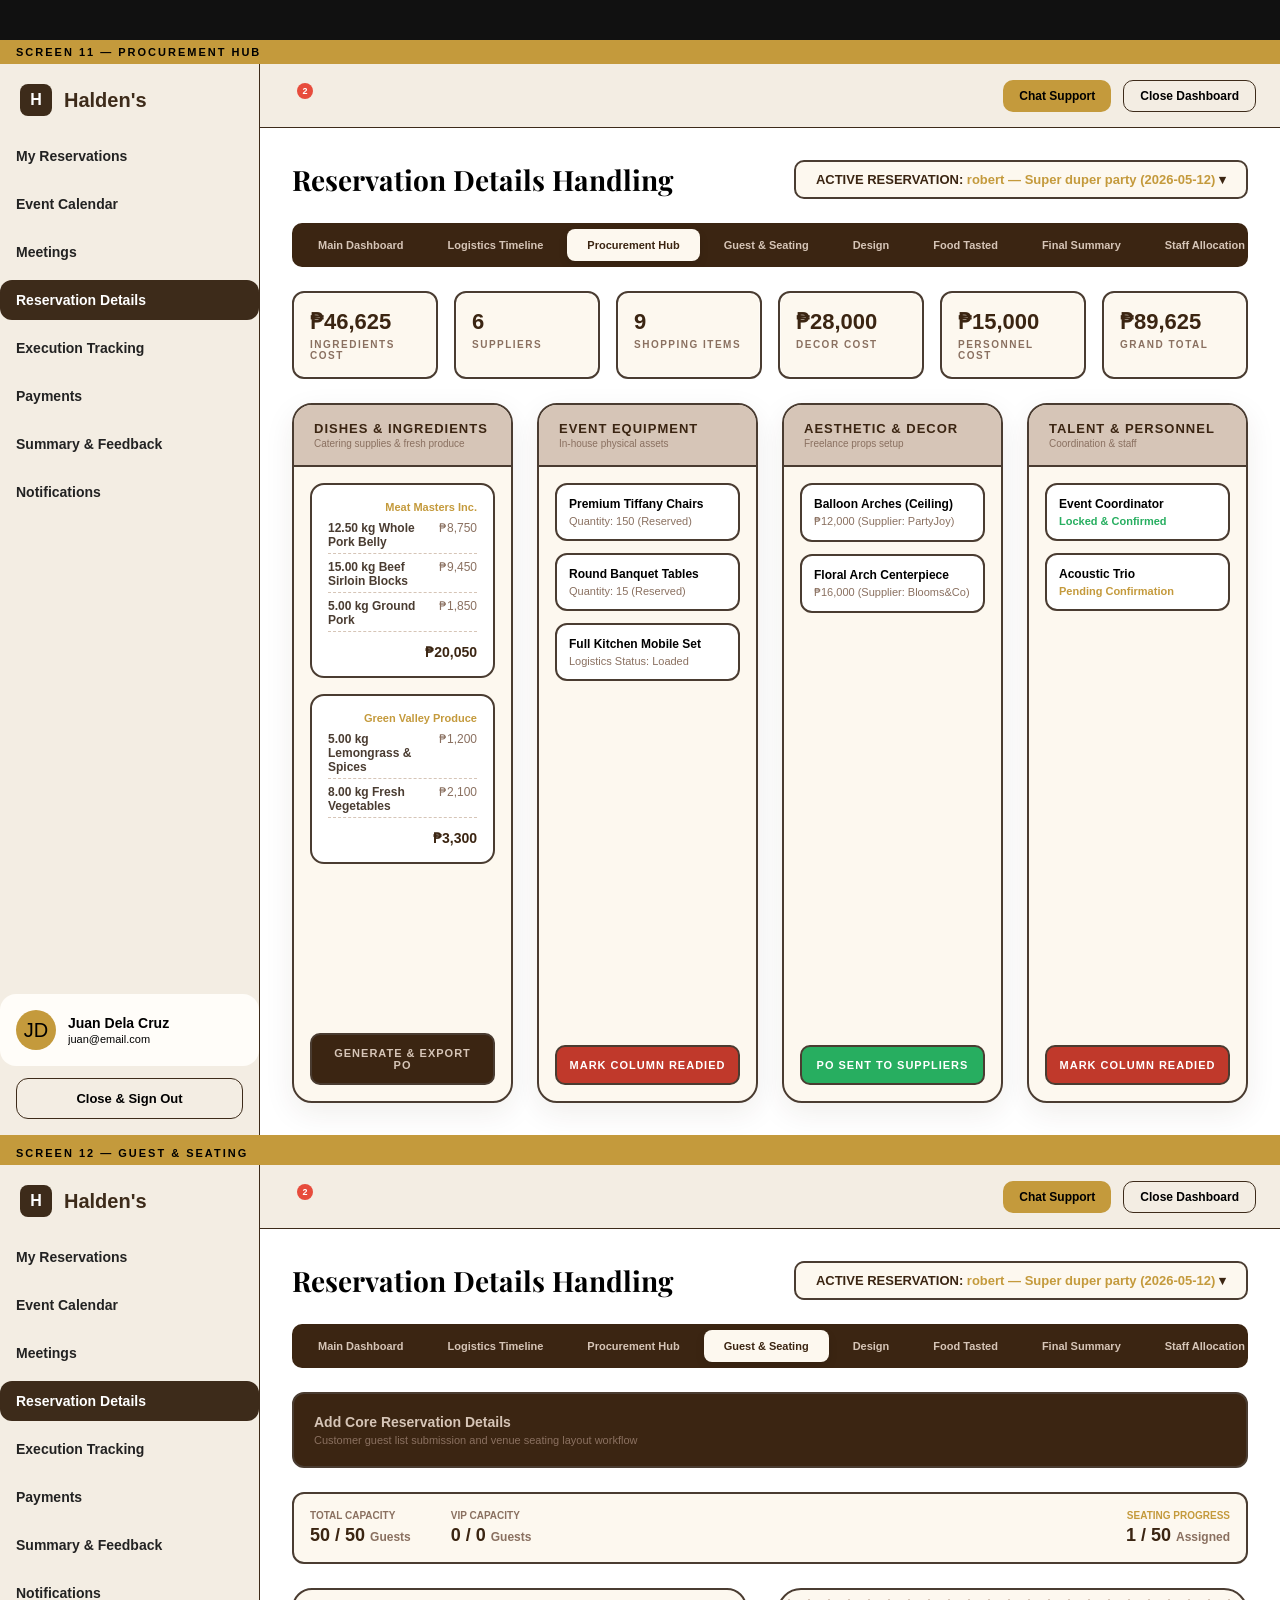
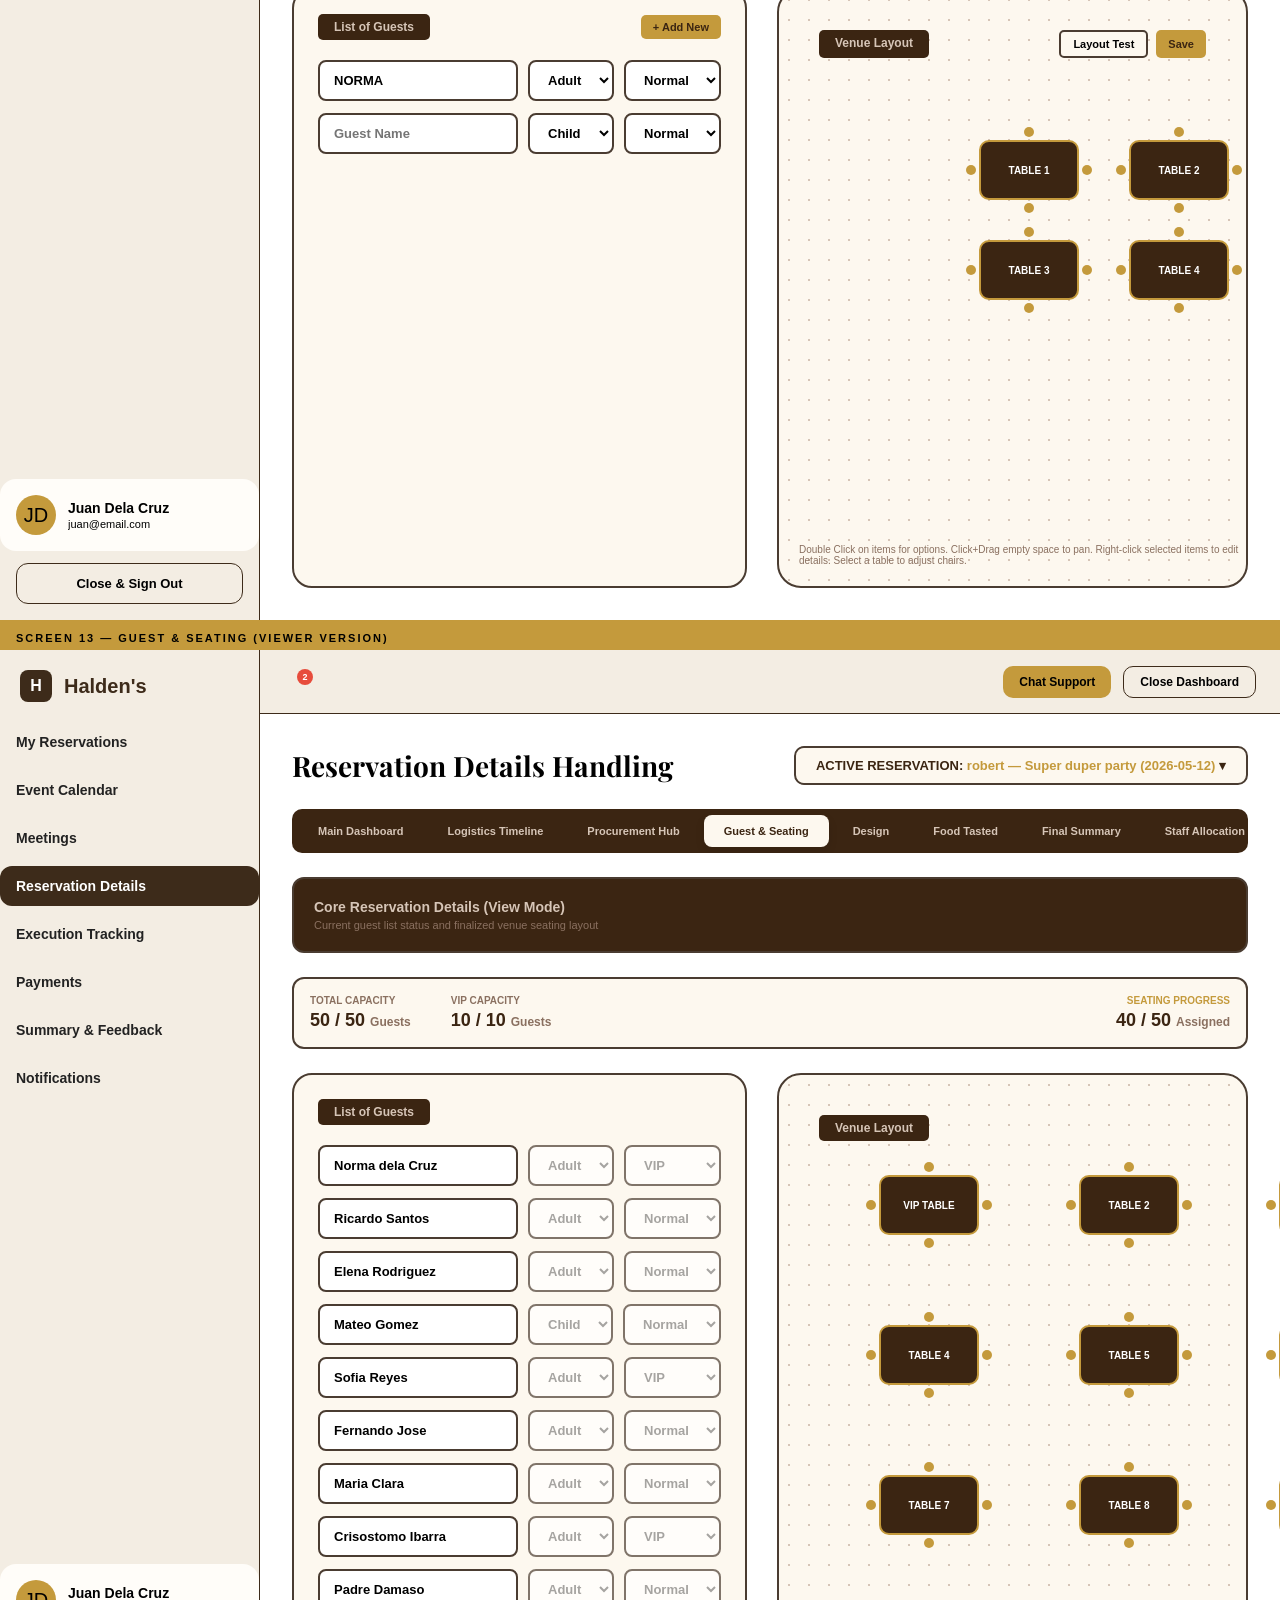
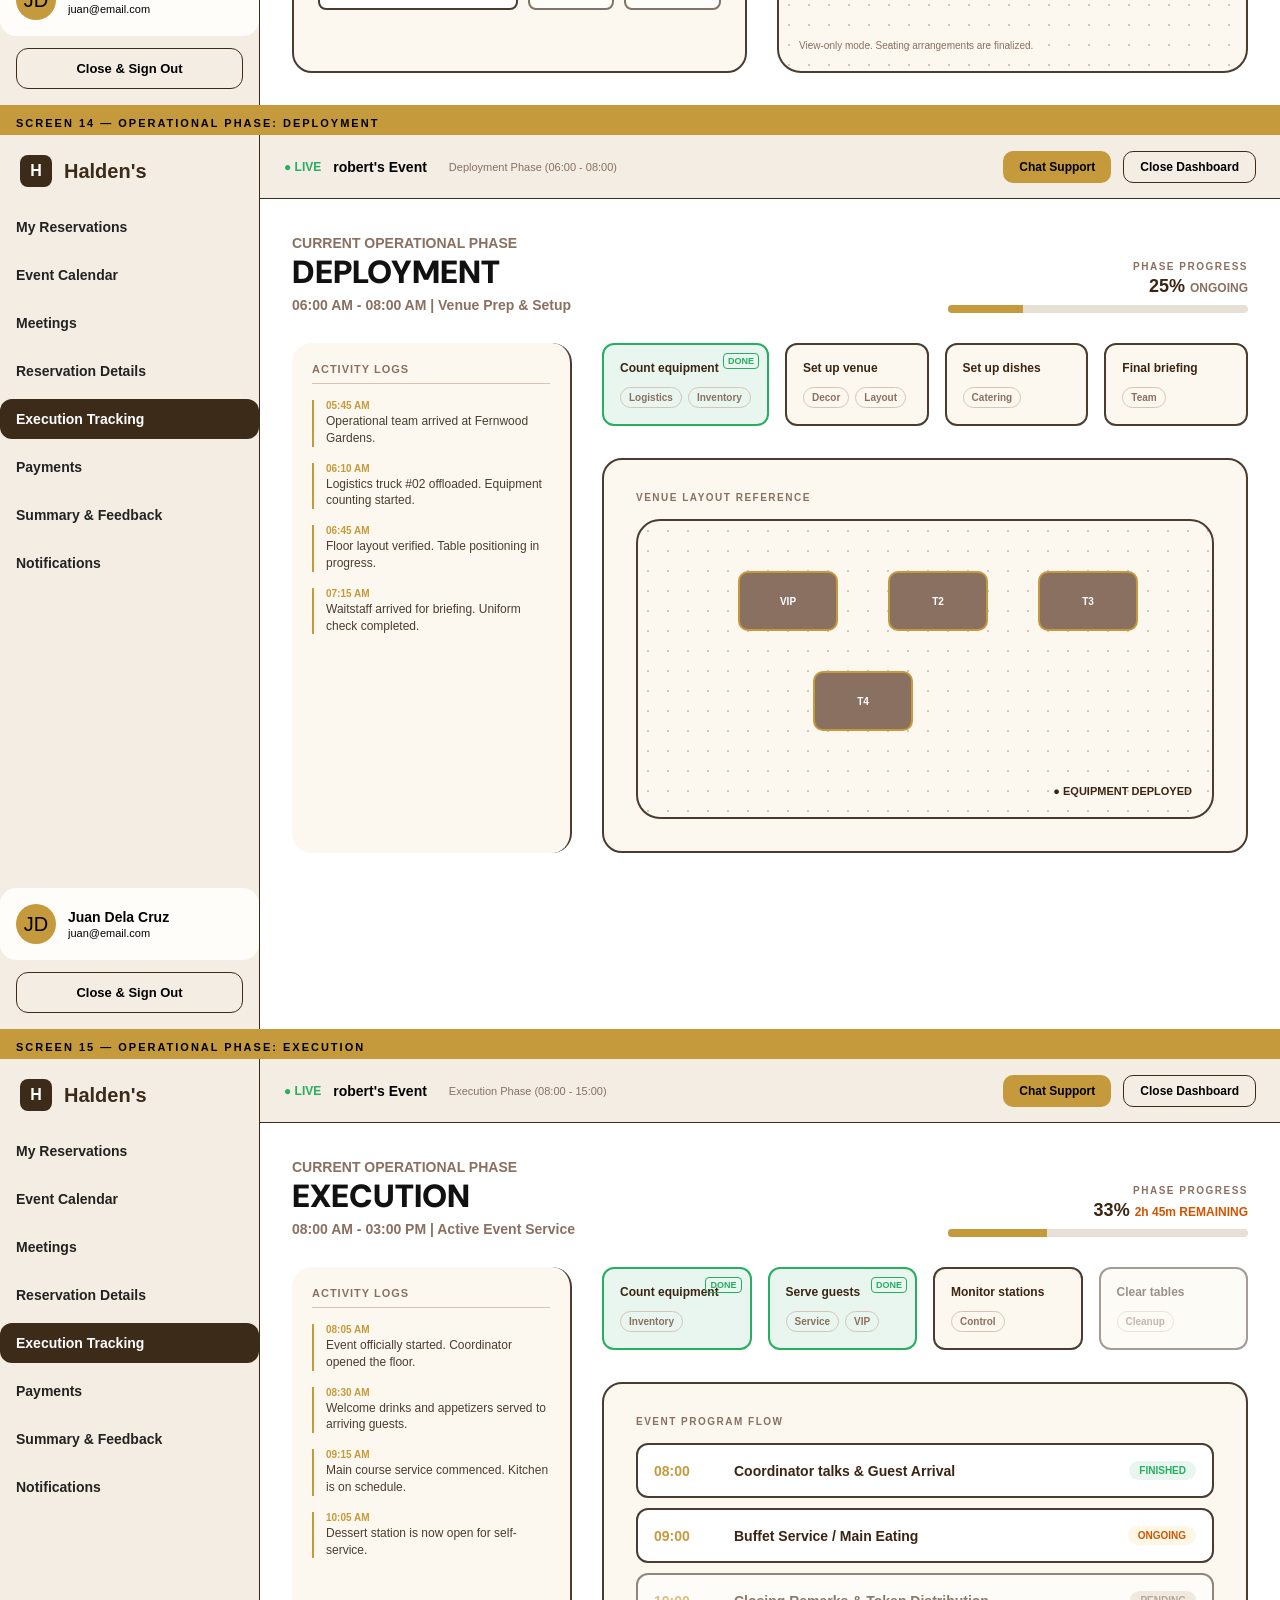
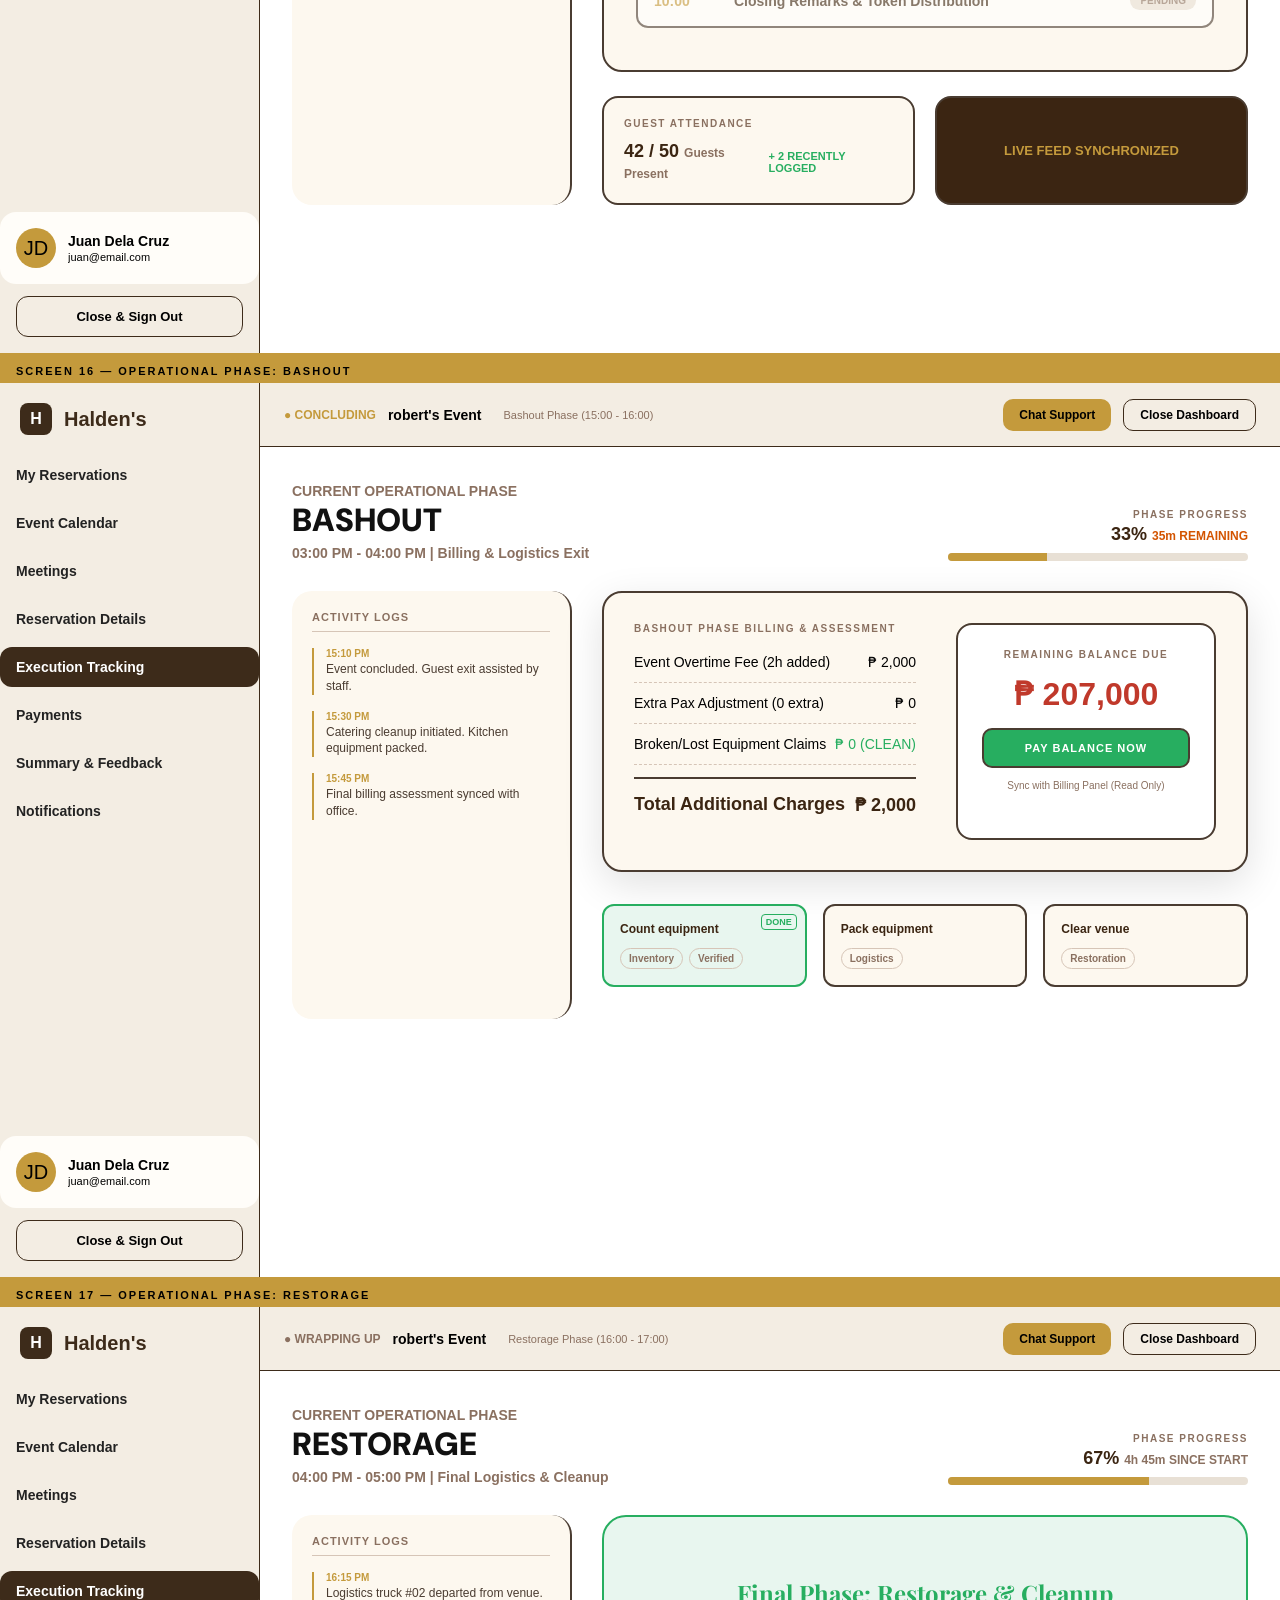
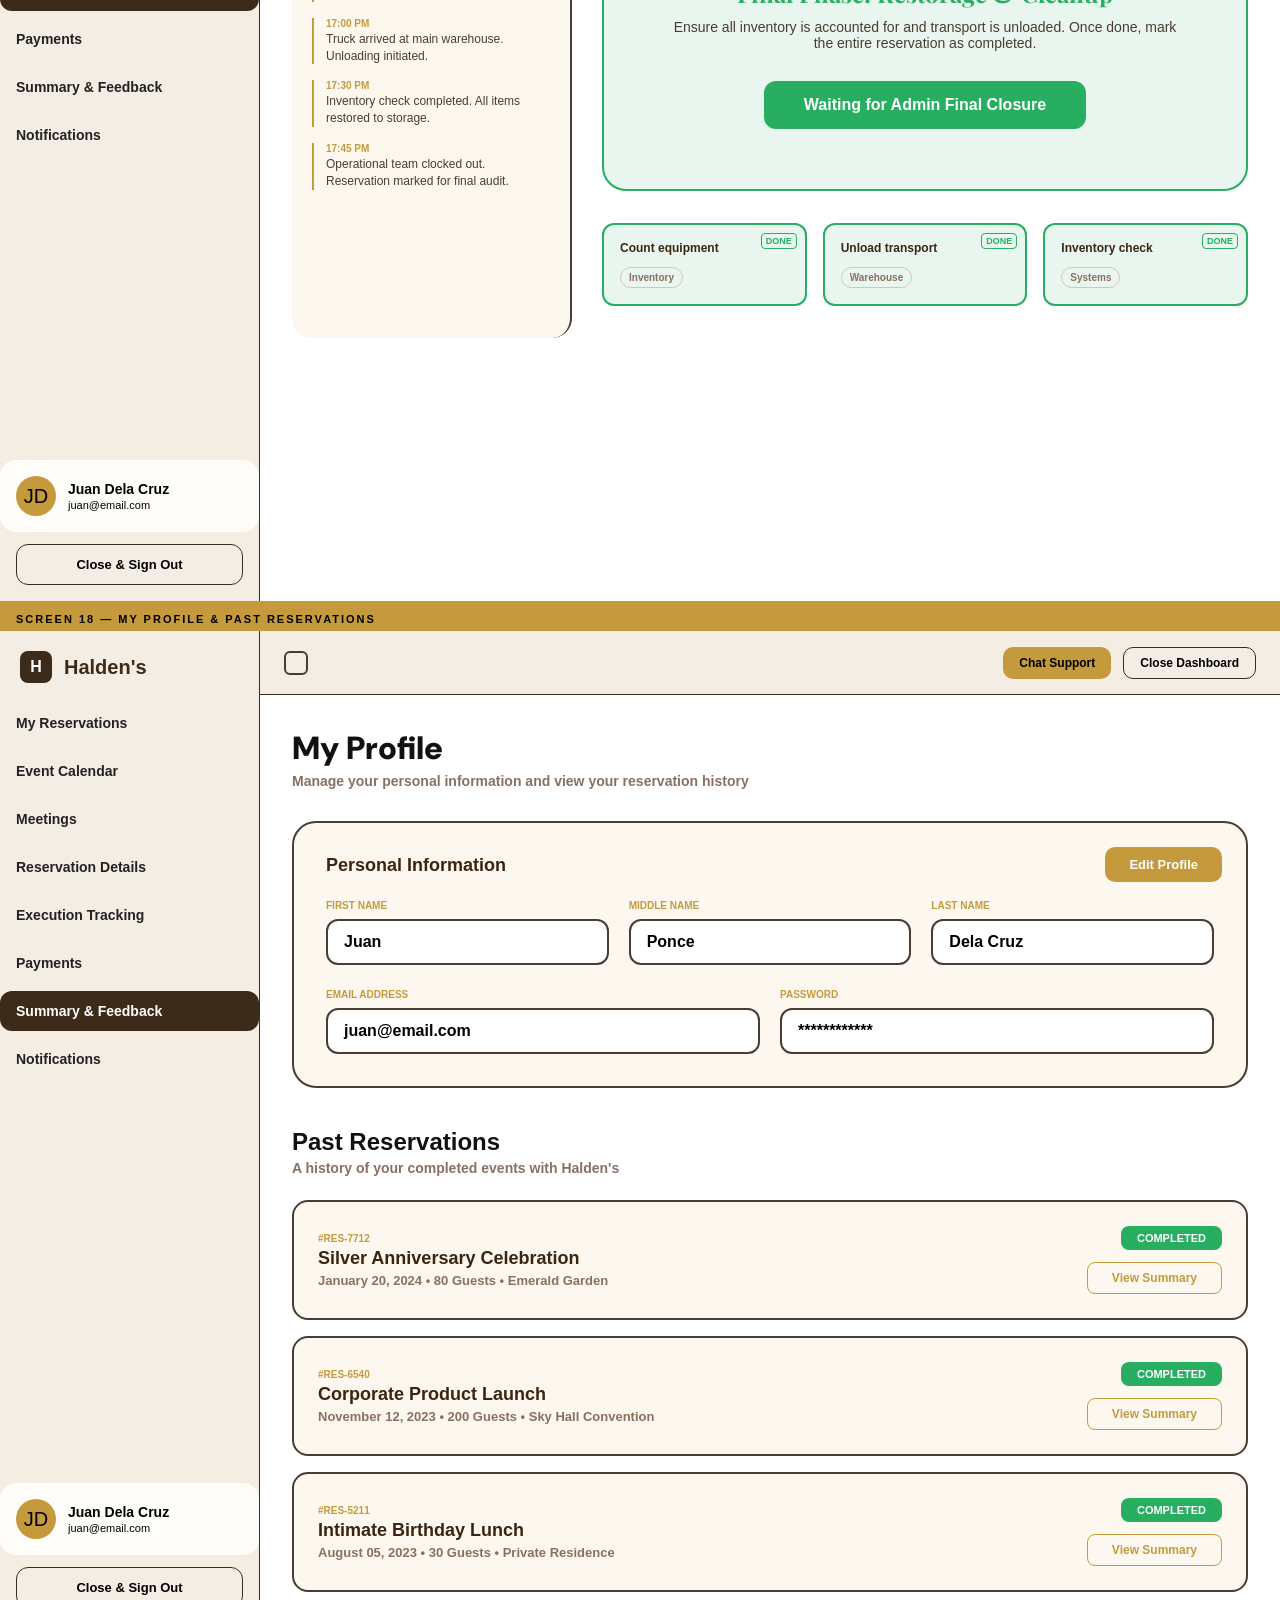
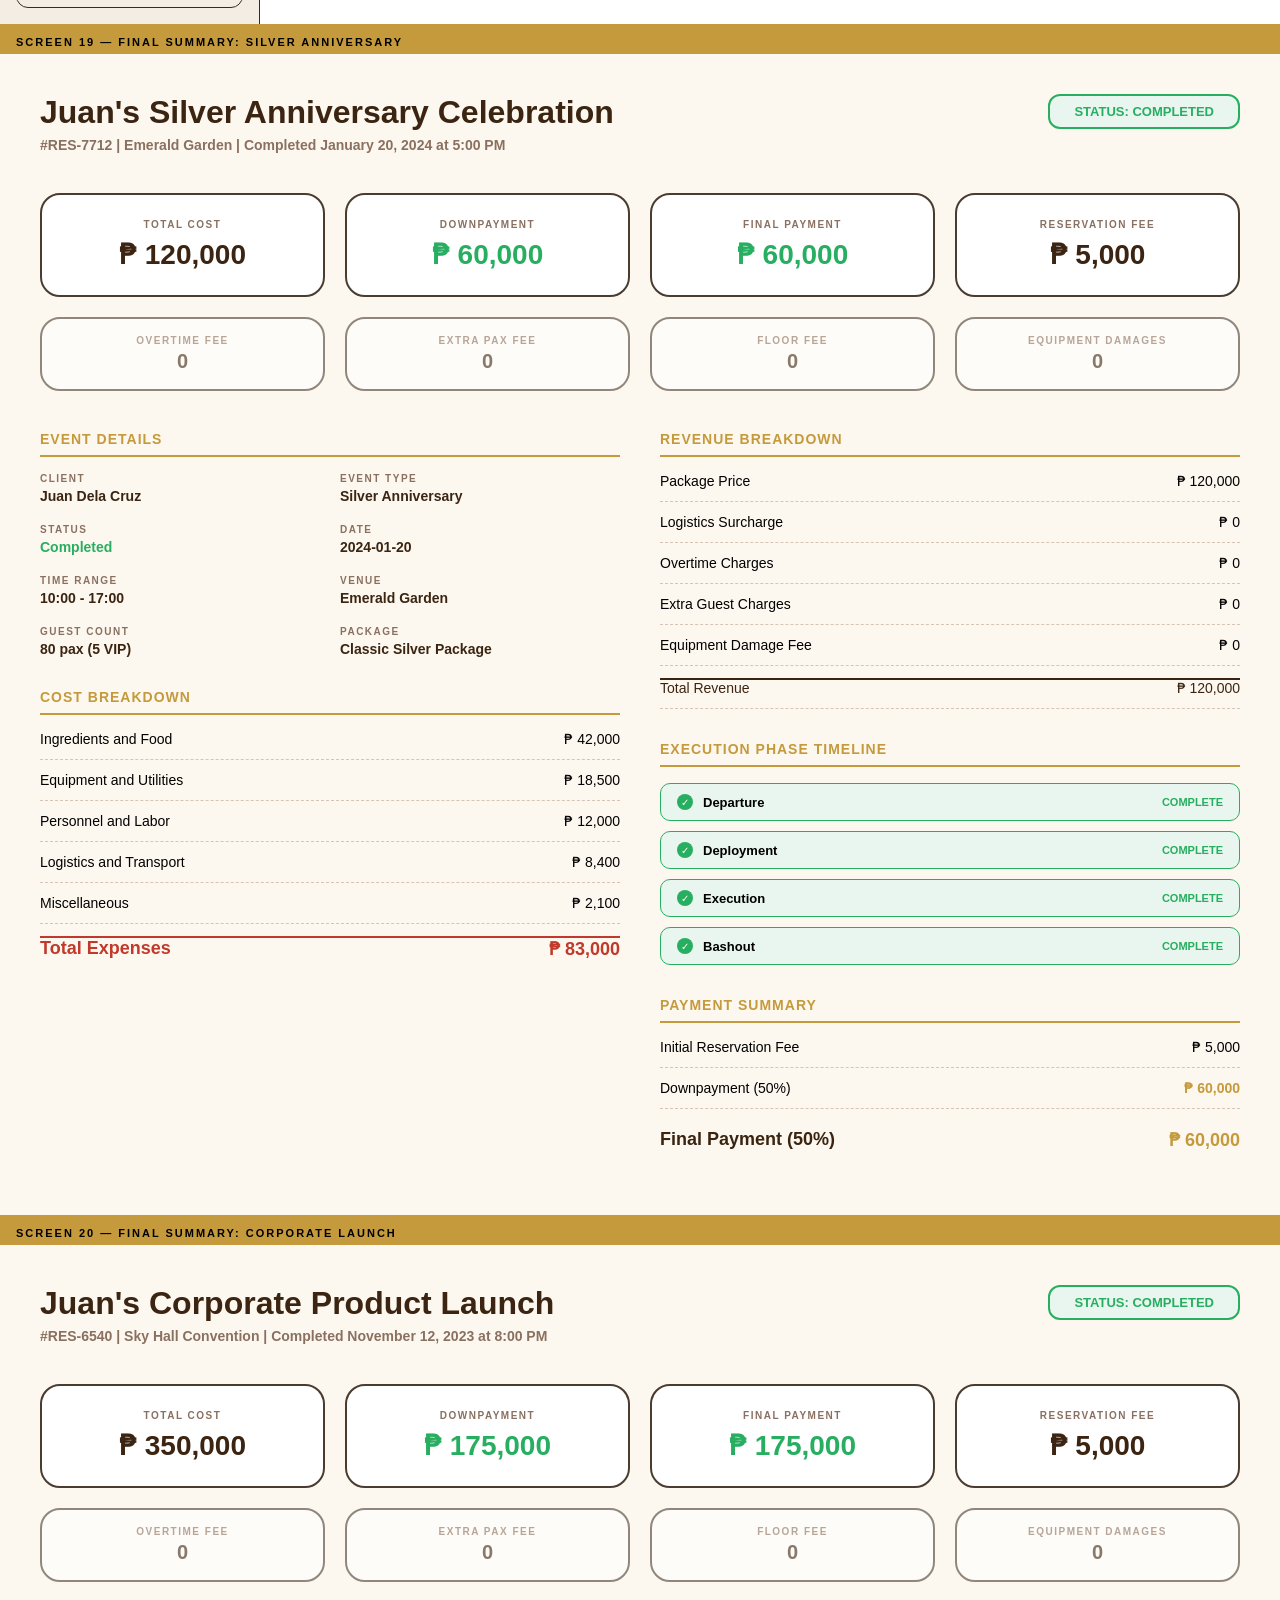
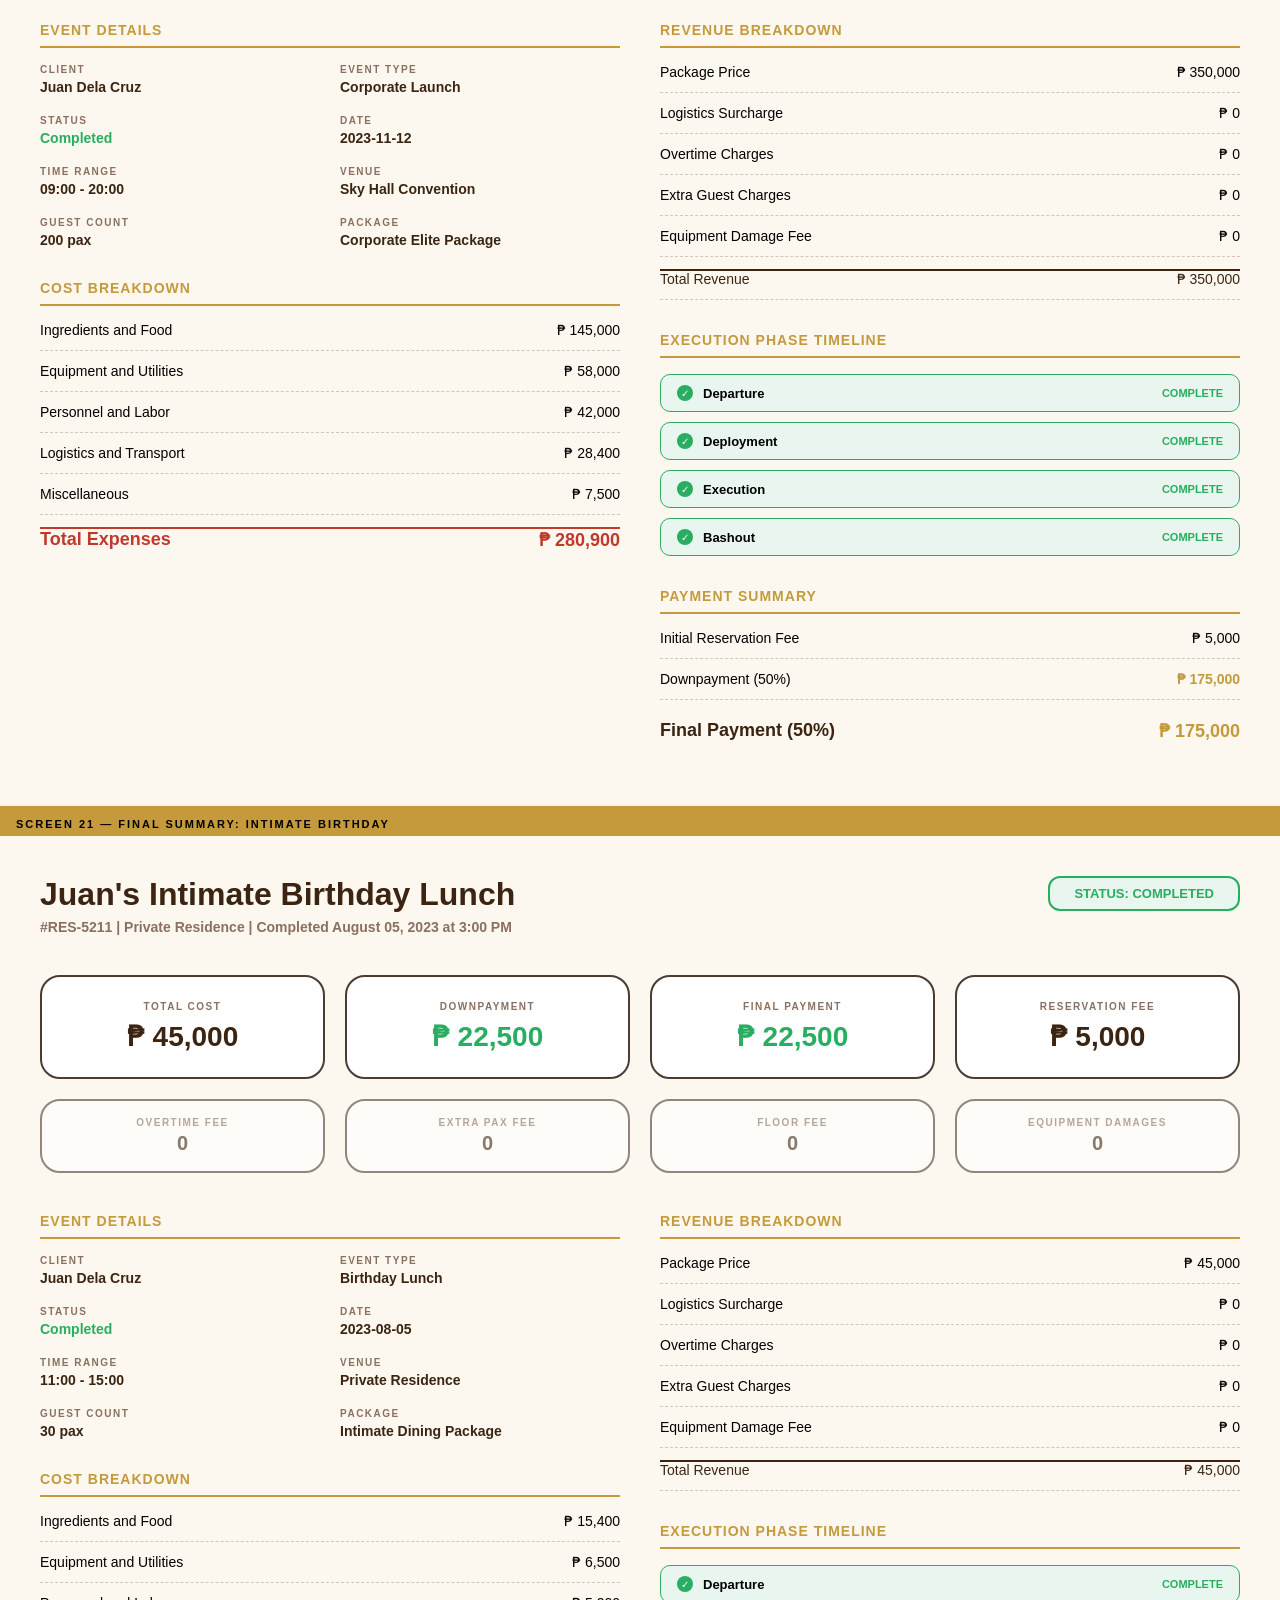
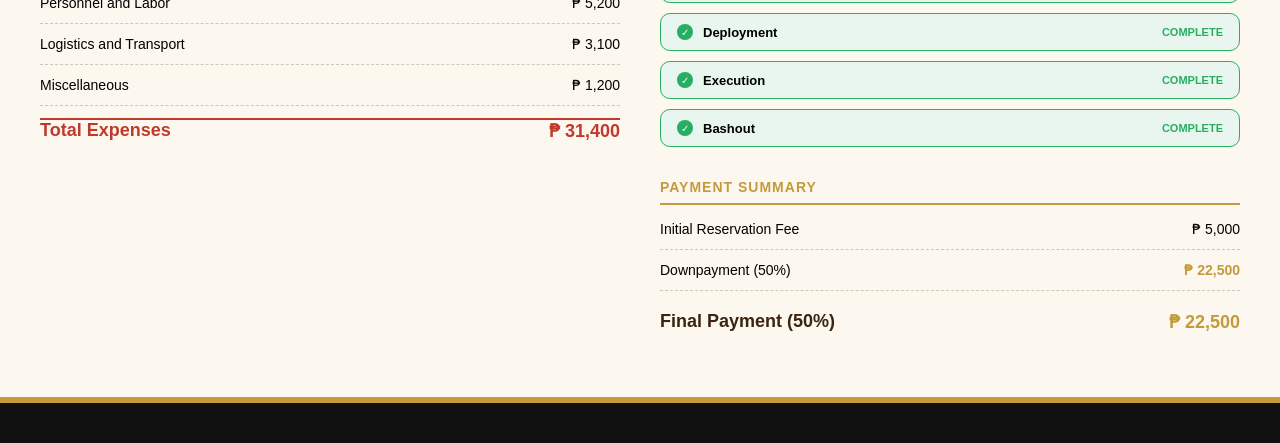
<file: index.html>
<!DOCTYPE html>
<html lang="en" data-theme="light">
<head>
<meta charset="UTF-8"/>
<meta name="viewport" content="width=device-width, initial-scale=1.0"/>
<title>Customer Dashboard 2 — Figma Flat Layout</title>
<link href="https://fonts.googleapis.com/css2?family=DM+Sans:wght@300;400;500;600;700&family=Playfair+Display:wght@600;700&display=swap" rel="stylesheet"/>
<link rel="stylesheet" href="style.css"/>
<style>
/* ── Figma preview layout ─────────────────────────── */
*,*::before,*::after{box-sizing:border-box;}
body{background:#111;margin:0;padding:40px 0;}
.figma-screen{
  display:flex;
  width:100%;
  min-height:100vh;
  border-bottom:6px solid #c49a3c;
  background:#fff;
}
.figma-label{
  background:#c49a3c;color:#000;
  font-size:11px;font-weight:800;
  padding:6px 16px;
  letter-spacing:2px;text-transform:uppercase;
  position:sticky;top:0;z-index:999;
}
.sidebar-fixed{
  width:260px;min-width:260px;
  background:var(--bg2,#fdf8ef);
  border-right:1px solid var(--border,rgba(74,60,49,0.15));
  display:flex;flex-direction:column;
  padding:0;
  flex-shrink:0;
}
.screen-content{
  flex:1;
  overflow:auto;
  display:flex;
  flex-direction:column;
  background:var(--bg,#ffffff);
}
.topbar{
  height:64px;
  background:var(--bg2,#fdf8ef);
  border-bottom:1px solid var(--border,rgba(74,60,49,0.15));
  display:flex;align-items:center;justify-content:space-between;
  padding:0 24px;
  flex-shrink:0;
}
.hub-tabs { display: flex; gap: 4px; background: #3b2512; padding: 6px; border-radius: 10px; margin-bottom: 24px; overflow-x: auto; }
.hub-tab { padding: 10px 20px; color: #d6c5b7; font-size: 11px; font-weight: 700; border-radius: 8px; cursor: pointer; white-space: nowrap; transition: 0.2s; }
.hub-tab.active { background: #fdf8ef; color: #3b2512; box-shadow: 0 4px 10px rgba(0,0,0,0.1); }
.metric-grid { display: grid; grid-template-columns: repeat(6, 1fr); gap: 16px; margin-bottom: 24px; }
.metric-card { background: #fdf8ef; border: 2px solid #4a3c31; border-radius: 12px; padding: 16px; box-shadow: inset 0 0 0 1px rgba(255,255,255,0.5); }
.metric-val { font-size: 22px; font-weight: 900; color: #3b2512; margin-bottom: 4px; }
.metric-lbl { font-size: 10px; color: #8a7060; text-transform: uppercase; letter-spacing: 1.5px; font-weight: 800; }
.procurement-grid { display: grid; grid-template-columns: repeat(4, 1fr); gap: 24px; align-items: flex-start; }
.proc-col { background: #fdf8ef; border: 2px solid #4a3c31; border-radius: 20px; overflow: hidden; display: flex; flex-direction: column; min-height: 700px; box-shadow: 0 10px 30px rgba(59,37,18,0.08); }
.proc-col-hdr { background: #d6c5b7; padding: 16px 20px; border-bottom: 2px solid #4a3c31; }
.proc-col-title { font-size: 13px; font-weight: 900; color: #3b2512; text-transform: uppercase; letter-spacing: 1px; }
.proc-col-sub { font-size: 10px; color: #8a7060; margin-top: 2px; }
.po-block { background: #fff; border: 2px solid #4a3c31; border-radius: 14px; margin: 16px; padding: 16px; position: relative; }
.po-supplier { font-size: 11px; font-weight: 800; color: #c49a3c; text-align: right; margin-bottom: 8px; }
.po-item { display: flex; justify-content: space-between; font-size: 12px; margin-bottom: 6px; padding-bottom: 4px; border-bottom: 1px dashed #d6c5b7; }
.po-item span:first-child { color: #4a3c31; font-weight: 600; }
.po-item span:last-child { color: #8a7060; }
.po-total { text-align: right; font-weight: 900; color: #3b2512; margin-top: 12px; font-size: 14px; }
.btn-proc-action { background: #3b2512; color: #d6c5b7; border: 2px solid #4a3c31; border-radius: 10px; padding: 12px; margin: 0 16px 16px; font-weight: 800; font-size: 11px; text-transform: uppercase; letter-spacing: 1px; cursor: pointer; }
.btn-proc-action.red { background: #c0392b; color: #fff; }
.btn-proc-action.green { background: #27ae60; color: #fff; }

.seating-wrap { display: grid; grid-template-columns: 1fr 1.5fr; gap: 30px; }
.guest-list-card { background: #fdf8ef; border: 2px solid #4a3c31; border-radius: 20px; padding: 24px; }
.guest-row { display: flex; gap: 10px; margin-bottom: 12px; }
.guest-input { flex: 1; background: #fff; border: 2px solid #4a3c31; border-radius: 8px; padding: 10px 14px; font-size: 13px; font-weight: 600; }
.seating-visual { background: #fdf8ef; border: 2px solid #4a3c31; border-radius: 24px; padding: 40px; position: relative; min-height: 600px; background-image: radial-gradient(#d6c5b7 1px, transparent 1px); background-size: 20px 20px; }
.table-group { position: absolute; display: flex; flex-direction: column; align-items: center; gap: 15px; }
.table-main { width: 100px; height: 60px; background: #3b2512; border: 2px solid #c49a3c; border-radius: 10px; display: flex; align-items: center; justify-content: center; color: #fff; font-size: 10px; font-weight: 800; position: relative; }
.chair-dot { width: 10px; height: 10px; background: #c49a3c; border-radius: 50%; position: absolute; }
.chair-t { top: -15px; } .chair-b { bottom: -15px; } .chair-l { left: -15px; } .chair-r { right: -15px; }


/* Dashboard buttons */
.btn-dash-logout { width:100%; padding:12px; border-radius:12px; border:1px solid var(--border); background:var(--bg); color:var(--text); font-weight:700; cursor:pointer; }
.dash-notif-btn { border:none; background:none; position:relative; cursor:pointer; font-size:20px; color:var(--gold); }
.dn-badge { position:absolute; top:-5px; right:-5px; background:#e74c3c; color:#fff; font-size:9px; width:16px; height:16px; border-radius:50%; display:flex; align-items:center; justify-content:center; font-weight:800; }
.dash-chat-btn-top { background:var(--gold); border:none; color:#000; padding:8px 16px; border-radius:10px; font-weight:700; font-size:12px; cursor:pointer; }
.dash-close { background:none; border:1.5px solid var(--border); color:var(--text); padding:8px 16px; border-radius:10px; font-weight:700; font-size:12px; cursor:pointer; }

/* Operational Phase Tracking Styles */
.phase-header { display: flex; justify-content: space-between; align-items: flex-end; margin-bottom: 30px; }
.phase-title { font-family: 'DM Sans', sans-serif; font-weight: 900; font-size: 32px; text-transform: uppercase; color: #111; margin: 0; }
.phase-subtitle { font-size: 14px; color: #8a7060; font-weight: 700; margin-top: 4px; }
.phase-progress-wrap { width: 300px; text-align: right; }
.phase-progress-bar { height: 8px; background: #e8e0d5; border-radius: 4px; overflow: hidden; margin-top: 8px; position: relative; }
.phase-progress-fill { height: 100%; background: #c49a3c; transition: width 0.5s ease; }

.task-grid { display: grid; grid-template-columns: repeat(4, 1fr); gap: 16px; margin-bottom: 32px; }
.task-card { background: #fdf8ef; border: 2px solid #4a3c31; border-radius: 12px; padding: 16px; position: relative; }
.task-card.done { background: #e8f6ef; border-color: #27ae60; }
.task-card.done::after { content: 'DONE'; position: absolute; top: 8px; right: 8px; font-size: 9px; font-weight: 900; color: #27ae60; border: 1px solid #27ae60; padding: 2px 4px; border-radius: 4px; }
.task-name { font-size: 12px; font-weight: 800; color: #3b2512; margin-bottom: 12px; display: flex; align-items: center; gap: 8px; }
.task-tags { display: flex; gap: 6px; }
.task-tag { font-size: 10px; padding: 4px 8px; border: 1px solid #d6c5b7; border-radius: 20px; color: #8a7060; font-weight: 700; }

.op-layout { display: grid; grid-template-columns: 280px 1fr; gap: 30px; }
.op-sidebar { background: #fdf8ef; border-right: 2px solid #4a3c31; padding: 20px; border-radius: 20px; }
.op-log-title { font-size: 11px; font-weight: 800; color: #8a7060; text-transform: uppercase; letter-spacing: 1px; margin-bottom: 16px; border-bottom: 1px solid #d6c5b7; padding-bottom: 8px; }
.op-log-item { margin-bottom: 16px; padding-left: 12px; border-left: 2px solid #c49a3c; }
.op-log-time { font-size: 10px; font-weight: 800; color: #c49a3c; margin-bottom: 2px; }
.op-log-msg { font-size: 12px; color: #4a3c31; line-height: 1.4; }

.billing-card { background: #fdf8ef; border: 2px solid #4a3c31; border-radius: 20px; padding: 30px; display: flex; justify-content: space-between; }
.billing-details { flex: 1; }
.billing-row { display: flex; justify-content: space-between; margin-bottom: 12px; padding-bottom: 12px; border-bottom: 1px dashed #d6c5b7; font-size: 14px; }
.billing-row:last-child { border: none; font-weight: 900; font-size: 18px; margin-top: 20px; color: #3b2512; }
.billing-summary { width: 260px; background: #fff; border: 2px solid #4a3c31; border-radius: 16px; padding: 24px; text-align: center; margin-left: 40px; }

.prog-row { display: flex; align-items: center; gap: 20px; padding: 16px; background: #fff; border: 2px solid #4a3c31; border-radius: 12px; margin-bottom: 10px; }
.prog-time { font-size: 14px; font-weight: 900; color: #c49a3c; width: 60px; }
.prog-desc { flex: 1; font-size: 14px; font-weight: 700; color: #3b2512; }
.prog-status { font-size: 10px; font-weight: 800; padding: 4px 10px; border-radius: 20px; text-transform: uppercase; }
.status-done { background: #e8f6ef; color: #27ae60; }
.status-ongoing { background: #fff7e6; color: #d35400; }
</style>
<script>
  document.documentElement.setAttribute('data-theme', 'light');
</script>
</head>
<body>

<!-- ================================================================ -->
<!-- SCREEN 11 — PROCUREMENT HUB -->
<!-- ================================================================ -->
<div class="figma-label">SCREEN 11 — Procurement Hub</div>
<div class="figma-screen">
  <div class="sidebar-fixed">
    <div class="dash-brand" style="padding:20px"><div class="dash-brand-icon">H</div><span>Halden's</span></div>
    <div class="dash-nav">
      <div class="dash-nav-item">My Reservations</div>
      <div class="dash-nav-item">Event Calendar</div>
      <div class="dash-nav-item">Meetings</div>
      <div class="dash-nav-item active">Reservation Details</div>
      <div class="dash-nav-item">Execution Tracking</div>
      <div class="dash-nav-item">Payments</div>
      <div class="dash-nav-item">Summary &amp; Feedback</div>
      <div class="dash-nav-item">Notifications</div>
    </div>
    <div class="dash-user" style="margin-top:auto;padding:16px">
      <div class="dash-user-ava">JD</div>
      <div class="dash-user-info"><div class="dash-user-name">Juan Dela Cruz</div><div class="dash-user-email">juan@email.com</div></div>
    </div>
    <div style="padding:0 16px 16px"><button class="btn-dash-logout"> Close &amp; Sign Out</button></div>
  </div>
  <div class="screen-content">
    <div class="topbar"><button class="dash-notif-btn"><span class="dn-bell"></span><span class="dn-badge">2</span></button><div style="display:flex;gap:12px"><button class="dash-chat-btn-top"> Chat Support</button><button class="dash-close"> Close Dashboard</button></div></div>
    
    <div style="padding:32px">
      <div style="display:flex; justify-content: space-between; align-items: center; margin-bottom: 24px;">
        <h1 style="font-family:'Playfair Display', serif; font-size:28px; margin:0;">Reservation Details Handling</h1>
        <div style="background:#fdf8ef; border:2px solid #4a3c31; border-radius:10px; padding:10px 20px; font-weight:700; font-size:13px; color:#3b2512;">
          ACTIVE RESERVATION: <span style="color:#c49a3c;">robert — Super duper party (2026-05-12)</span> ▾
        </div>
      </div>

      <div class="hub-tabs">
        <div class="hub-tab">Main Dashboard</div>
        <div class="hub-tab">Logistics Timeline</div>
        <div class="hub-tab active">Procurement Hub</div>
        <div class="hub-tab">Guest &amp; Seating</div>
        <div class="hub-tab">Design</div>
        <div class="hub-tab">Food Tasted</div>
        <div class="hub-tab">Final Summary</div>
        <div class="hub-tab">Staff Allocation</div>
        <div class="hub-tab">Personnel</div>
        <div class="hub-tab">Final Rundown</div>
      </div>

      <div class="metric-grid">
        <div class="metric-card"><div class="metric-val">₱46,625</div><div class="metric-lbl">INGREDIENTS COST</div></div>
        <div class="metric-card"><div class="metric-val">6</div><div class="metric-lbl">SUPPLIERS</div></div>
        <div class="metric-card"><div class="metric-val">9</div><div class="metric-lbl">SHOPPING ITEMS</div></div>
        <div class="metric-card"><div class="metric-val">₱28,000</div><div class="metric-lbl">DECOR COST</div></div>
        <div class="metric-card"><div class="metric-val">₱15,000</div><div class="metric-lbl">PERSONNEL COST</div></div>
        <div class="metric-card"><div class="metric-val">₱89,625</div><div class="metric-lbl">GRAND TOTAL</div></div>
      </div>

      <div class="procurement-grid">
        <!-- DISHES & INGREDIENTS -->
        <div class="proc-col">
          <div class="proc-col-hdr">
            <div class="proc-col-title">DISHES &amp; INGREDIENTS</div>
            <div class="proc-col-sub">Catering supplies &amp; fresh produce</div>
          </div>
          <div style="flex:1">
            <div class="po-block">
              <div class="po-supplier">Meat Masters Inc.</div>
              <div class="po-item"><span>12.50 kg Whole Pork Belly</span><span>₱8,750</span></div>
              <div class="po-item"><span>15.00 kg Beef Sirloin Blocks</span><span>₱9,450</span></div>
              <div class="po-item"><span>5.00 kg Ground Pork</span><span>₱1,850</span></div>
              <div class="po-total">₱20,050</div>
            </div>
            <div class="po-block">
              <div class="po-supplier">Green Valley Produce</div>
              <div class="po-item"><span>5.00 kg Lemongrass &amp; Spices</span><span>₱1,200</span></div>
              <div class="po-item"><span>8.00 kg Fresh Vegetables</span><span>₱2,100</span></div>
              <div class="po-total">₱3,300</div>
            </div>
          </div>
          <button class="btn-proc-action">Generate &amp; Export PO</button>
        </div>

        <!-- EVENT EQUIPMENT -->
        <div class="proc-col">
          <div class="proc-col-hdr">
            <div class="proc-col-title">EVENT EQUIPMENT</div>
            <div class="proc-col-sub">In-house physical assets</div>
          </div>
          <div style="flex:1; padding:16px;">
            <div style="background:#fff; border:2px solid #4a3c31; border-radius:12px; padding:12px; margin-bottom:12px;">
              <div style="font-weight:800; font-size:12px; margin-bottom:4px;">Premium Tiffany Chairs</div>
              <div style="font-size:11px; color:#8a7060;">Quantity: 150 (Reserved)</div>
            </div>
            <div style="background:#fff; border:2px solid #4a3c31; border-radius:12px; padding:12px; margin-bottom:12px;">
              <div style="font-weight:800; font-size:12px; margin-bottom:4px;">Round Banquet Tables</div>
              <div style="font-size:11px; color:#8a7060;">Quantity: 15 (Reserved)</div>
            </div>
            <div style="background:#fff; border:2px solid #4a3c31; border-radius:12px; padding:12px; margin-bottom:12px;">
              <div style="font-weight:800; font-size:12px; margin-bottom:4px;">Full Kitchen Mobile Set</div>
              <div style="font-size:11px; color:#8a7060;">Logistics Status: Loaded</div>
            </div>
          </div>
          <button class="btn-proc-action red">MARK COLUMN READIED</button>
        </div>

        <!-- AESTHETIC & DECOR -->
        <div class="proc-col">
          <div class="proc-col-hdr">
            <div class="proc-col-title">AESTHETIC &amp; DECOR</div>
            <div class="proc-col-sub">Freelance props setup</div>
          </div>
          <div style="flex:1; padding:16px;">
            <div style="background:#fff; border:2px solid #4a3c31; border-radius:12px; padding:12px; margin-bottom:12px;">
              <div style="font-weight:800; font-size:12px; margin-bottom:4px;">Balloon Arches (Ceiling)</div>
              <div style="font-size:11px; color:#8a7060;">₱12,000 (Supplier: PartyJoy)</div>
            </div>
            <div style="background:#fff; border:2px solid #4a3c31; border-radius:12px; padding:12px; margin-bottom:12px;">
              <div style="font-weight:800; font-size:12px; margin-bottom:4px;">Floral Arch Centerpiece</div>
              <div style="font-size:11px; color:#8a7060;">₱16,000 (Supplier: Blooms&amp;Co)</div>
            </div>
          </div>
          <button class="btn-proc-action green">PO SENT TO SUPPLIERS</button>
        </div>

        <!-- TALENT & PERSONNEL -->
        <div class="proc-col">
          <div class="proc-col-hdr">
            <div class="proc-col-title">TALENT &amp; PERSONNEL</div>
            <div class="proc-col-sub">Coordination &amp; staff</div>
          </div>
          <div style="flex:1; padding:16px;">
            <div style="background:#fff; border:2px solid #4a3c31; border-radius:12px; padding:12px; margin-bottom:12px;">
              <div style="font-weight:800; font-size:12px; margin-bottom:4px;">Event Coordinator</div>
              <div style="font-size:11px; color:#27ae60; font-weight:700;">Locked &amp; Confirmed</div>
            </div>
            <div style="background:#fff; border:2px solid #4a3c31; border-radius:12px; padding:12px; margin-bottom:12px;">
              <div style="font-weight:800; font-size:12px; margin-bottom:4px;">Acoustic Trio</div>
              <div style="font-size:11px; color:#c49a3c; font-weight:700;">Pending Confirmation</div>
            </div>
          </div>
          <button class="btn-proc-action red">MARK COLUMN READIED</button>
        </div>
      </div>
    </div>
  </div>
</div>

<!-- ================================================================ -->
<!-- SCREEN 12 — GUEST & SEATING -->
<!-- ================================================================ -->
<div class="figma-label">SCREEN 12 — Guest &amp; Seating</div>
<div class="figma-screen">
  <div class="sidebar-fixed">
    <div class="dash-brand" style="padding:20px"><div class="dash-brand-icon">H</div><span>Halden's</span></div>
    <div class="dash-nav">
      <div class="dash-nav-item">My Reservations</div>
      <div class="dash-nav-item">Event Calendar</div>
      <div class="dash-nav-item">Meetings</div>
      <div class="dash-nav-item active">Reservation Details</div>
      <div class="dash-nav-item">Execution Tracking</div>
      <div class="dash-nav-item">Payments</div>
      <div class="dash-nav-item">Summary &amp; Feedback</div>
      <div class="dash-nav-item">Notifications</div>
    </div>
    <div class="dash-user" style="margin-top:auto;padding:16px">
      <div class="dash-user-ava">JD</div>
      <div class="dash-user-info"><div class="dash-user-name">Juan Dela Cruz</div><div class="dash-user-email">juan@email.com</div></div>
    </div>
    <div style="padding:0 16px 16px"><button class="btn-dash-logout"> Close &amp; Sign Out</button></div>
  </div>
  <div class="screen-content">
    <div class="topbar"><button class="dash-notif-btn"><span class="dn-bell"></span><span class="dn-badge">2</span></button><div style="display:flex;gap:12px"><button class="dash-chat-btn-top"> Chat Support</button><button class="dash-close"> Close Dashboard</button></div></div>
    
    <div style="padding:32px">
      <div style="display:flex; justify-content: space-between; align-items: center; margin-bottom: 24px;">
        <h1 style="font-family:'Playfair Display', serif; font-size:28px; margin:0;">Reservation Details Handling</h1>
        <div style="background:#fdf8ef; border:2px solid #4a3c31; border-radius:10px; padding:10px 20px; font-weight:700; font-size:13px; color:#3b2512;">
          ACTIVE RESERVATION: <span style="color:#c49a3c;">robert — Super duper party (2026-05-12)</span> ▾
        </div>
      </div>

      <div class="hub-tabs">
        <div class="hub-tab">Main Dashboard</div>
        <div class="hub-tab">Logistics Timeline</div>
        <div class="hub-tab">Procurement Hub</div>
        <div class="hub-tab active">Guest &amp; Seating</div>
        <div class="hub-tab">Design</div>
        <div class="hub-tab">Food Tasted</div>
        <div class="hub-tab">Final Summary</div>
        <div class="hub-tab">Staff Allocation</div>
        <div class="hub-tab">Personnel</div>
        <div class="hub-tab">Final Rundown</div>
      </div>

      <div style="background:#3b2512; border:2px solid #4a3c31; border-radius:12px; padding:20px; margin-bottom:24px;">
        <div style="color:#d6c5b7; font-size:14px; font-weight:800; margin-bottom:4px;">Add Core Reservation Details</div>
        <div style="color:#8a7060; font-size:11px;">Customer guest list submission and venue seating layout workflow</div>
      </div>

      <div style="background:#fdf8ef; border:2px solid #4a3c31; border-radius:12px; padding:16px; margin-bottom:24px; display:flex; gap:40px;">
        <div><div style="font-size:10px; color:#8a7060; font-weight:800; margin-bottom:4px;">TOTAL CAPACITY</div><div style="font-size:18px; font-weight:900; color:#3b2512;">50 / 50 <span style="font-size:12px; color:#8a7060;">Guests</span></div></div>
        <div><div style="font-size:10px; color:#8a7060; font-weight:800; margin-bottom:4px;">VIP CAPACITY</div><div style="font-size:18px; font-weight:900; color:#3b2512;">0 / 0 <span style="font-size:12px; color:#8a7060;">Guests</span></div></div>
        <div style="flex:1; text-align:right;"><div style="font-size:10px; color:#c49a3c; font-weight:800; margin-bottom:4px;">SEATING PROGRESS</div><div style="font-size:18px; font-weight:900; color:#3b2512;">1 / 50 <span style="font-size:12px; color:#8a7060;">Assigned</span></div></div>
      </div>

      <div class="seating-wrap">
        <div class="guest-list-card">
          <div style="display:flex; justify-content:space-between; align-items:center; margin-bottom:20px;">
            <div style="background:#3b2512; color:#d6c5b7; font-size:12px; font-weight:800; padding:6px 16px; border-radius:5px;">List of Guests</div>
            <button style="background:#c49a3c; color:#3b2512; border:none; padding:6px 12px; border-radius:5px; font-size:11px; font-weight:800;">+ Add New</button>
          </div>
          <div class="guest-row">
            <input type="text" class="guest-input" value="NORMA" placeholder="Guest Name">
            <select class="guest-input" style="flex:0.5"><option>Child</option><option selected>Adult</option></select>
            <select class="guest-input" style="flex:0.8"><option>Normal</option><option>VIP</option></select>
          </div>
          <div class="guest-row">
            <input type="text" class="guest-input" placeholder="Guest Name">
            <select class="guest-input" style="flex:0.5"><option>Child</option><option>Adult</option></select>
            <select class="guest-input" style="flex:0.8"><option>Normal</option><option>VIP</option></select>
          </div>
        </div>

        <div class="seating-visual">
          <div style="display:flex; justify-content:space-between; margin-bottom:40px;">
            <div style="background:#3b2512; color:#d6c5b7; font-size:12px; font-weight:800; padding:6px 16px; border-radius:5px;">Venue Layout</div>
            <div style="display:flex; gap:8px;">
              <button style="background:#fdf8ef; border:2px solid #4a3c31; padding:6px 12px; border-radius:5px; font-size:11px; font-weight:800;">Layout Test</button>
              <button style="background:#c49a3c; color:#3b2512; border:none; padding:6px 12px; border-radius:5px; font-size:11px; font-weight:800;">Save</button>
            </div>
          </div>

          <div class="table-group" style="top:150px; left:200px;">
            <div class="table-main">TABLE 1<div class="chair-dot chair-t"></div><div class="chair-dot chair-b"></div><div class="chair-dot chair-l"></div><div class="chair-dot chair-r"></div></div>
          </div>
          <div class="table-group" style="top:150px; left:350px;">
            <div class="table-main">TABLE 2<div class="chair-dot chair-t"></div><div class="chair-dot chair-b"></div><div class="chair-dot chair-l"></div><div class="chair-dot chair-r"></div></div>
          </div>
          <div class="table-group" style="top:250px; left:200px;">
            <div class="table-main">TABLE 3<div class="chair-dot chair-t"></div><div class="chair-dot chair-b"></div><div class="chair-dot chair-l"></div><div class="chair-dot chair-r"></div></div>
          </div>
          <div class="table-group" style="top:250px; left:350px;">
            <div class="table-main">TABLE 4<div class="chair-dot chair-t"></div><div class="chair-dot chair-b"></div><div class="chair-dot chair-l"></div><div class="chair-dot chair-r"></div></div>
          </div>

          <div style="position:absolute; bottom:20px; left:20px; font-size:10px; color:#8a7060;">Double Click on items for options. Click+Drag empty space to pan. Right-click selected items to edit details. Select a table to adjust chairs.</div>
        </div>
      </div>
    </div>
  </div>
</div>

<!-- ================================================================ -->
<!-- SCREEN 13 — GUEST & SEATING (VIEWER VERSION) -->
<!-- ================================================================ -->
<div class="figma-label">SCREEN 13 — Guest &amp; Seating (Viewer Version)</div>
<div class="figma-screen">
  <div class="sidebar-fixed">
    <div class="dash-brand" style="padding:20px"><div class="dash-brand-icon">H</div><span>Halden's</span></div>
    <div class="dash-nav">
      <div class="dash-nav-item">My Reservations</div>
      <div class="dash-nav-item">Event Calendar</div>
      <div class="dash-nav-item">Meetings</div>
      <div class="dash-nav-item active">Reservation Details</div>
      <div class="dash-nav-item">Execution Tracking</div>
      <div class="dash-nav-item">Payments</div>
      <div class="dash-nav-item">Summary &amp; Feedback</div>
      <div class="dash-nav-item">Notifications</div>
    </div>
    <div class="dash-user" style="margin-top:auto;padding:16px">
      <div class="dash-user-ava">JD</div>
      <div class="dash-user-info"><div class="dash-user-name">Juan Dela Cruz</div><div class="dash-user-email">juan@email.com</div></div>
    </div>
    <div style="padding:0 16px 16px"><button class="btn-dash-logout"> Close &amp; Sign Out</button></div>
  </div>
  <div class="screen-content">
    <div class="topbar"><button class="dash-notif-btn"><span class="dn-bell"></span><span class="dn-badge">2</span></button><div style="display:flex;gap:12px"><button class="dash-chat-btn-top"> Chat Support</button><button class="dash-close"> Close Dashboard</button></div></div>
    
    <div style="padding:32px">
      <div style="display:flex; justify-content: space-between; align-items: center; margin-bottom: 24px;">
        <h1 style="font-family:'Playfair Display', serif; font-size:28px; margin:0;">Reservation Details Handling</h1>
        <div style="background:#fdf8ef; border:2px solid #4a3c31; border-radius:10px; padding:10px 20px; font-weight:700; font-size:13px; color:#3b2512;">
          ACTIVE RESERVATION: <span style="color:#c49a3c;">robert — Super duper party (2026-05-12)</span> ▾
        </div>
      </div>

      <div class="hub-tabs">
        <div class="hub-tab">Main Dashboard</div>
        <div class="hub-tab">Logistics Timeline</div>
        <div class="hub-tab">Procurement Hub</div>
        <div class="hub-tab active">Guest &amp; Seating</div>
        <div class="hub-tab">Design</div>
        <div class="hub-tab">Food Tasted</div>
        <div class="hub-tab">Final Summary</div>
        <div class="hub-tab">Staff Allocation</div>
        <div class="hub-tab">Personnel</div>
        <div class="hub-tab">Final Rundown</div>
      </div>

      <div style="background:#3b2512; border:2px solid #4a3c31; border-radius:12px; padding:20px; margin-bottom:24px;">
        <div style="color:#d6c5b7; font-size:14px; font-weight:800; margin-bottom:4px;">Core Reservation Details (View Mode)</div>
        <div style="color:#8a7060; font-size:11px;">Current guest list status and finalized venue seating layout</div>
      </div>

      <div style="background:#fdf8ef; border:2px solid #4a3c31; border-radius:12px; padding:16px; margin-bottom:24px; display:flex; gap:40px;">
        <div><div style="font-size:10px; color:#8a7060; font-weight:800; margin-bottom:4px;">TOTAL CAPACITY</div><div style="font-size:18px; font-weight:900; color:#3b2512;">50 / 50 <span style="font-size:12px; color:#8a7060;">Guests</span></div></div>
        <div><div style="font-size:10px; color:#8a7060; font-weight:800; margin-bottom:4px;">VIP CAPACITY</div><div style="font-size:18px; font-weight:900; color:#3b2512;">10 / 10 <span style="font-size:12px; color:#8a7060;">Guests</span></div></div>
        <div style="flex:1; text-align:right;"><div style="font-size:10px; color:#c49a3c; font-weight:800; margin-bottom:4px;">SEATING PROGRESS</div><div style="font-size:18px; font-weight:900; color:#3b2512;">40 / 50 <span style="font-size:12px; color:#8a7060;">Assigned</span></div></div>
      </div>

      <div class="seating-wrap">
        <div class="guest-list-card">
          <div style="display:flex; justify-content:space-between; align-items:center; margin-bottom:20px;">
            <div style="background:#3b2512; color:#d6c5b7; font-size:12px; font-weight:800; padding:6px 16px; border-radius:5px;">List of Guests</div>
          </div>
          <div class="guest-row">
            <input type="text" class="guest-input" value="Norma dela Cruz" readonly>
            <select class="guest-input" style="flex:0.5" disabled><option selected>Adult</option></select>
            <select class="guest-input" style="flex:0.8" disabled><option selected>VIP</option></select>
          </div>
          <div class="guest-row">
            <input type="text" class="guest-input" value="Ricardo Santos" readonly>
            <select class="guest-input" style="flex:0.5" disabled><option selected>Adult</option></select>
            <select class="guest-input" style="flex:0.8" disabled><option selected>Normal</option></select>
          </div>
          <div class="guest-row">
            <input type="text" class="guest-input" value="Elena Rodriguez" readonly>
            <select class="guest-input" style="flex:0.5" disabled><option selected>Adult</option></select>
            <select class="guest-input" style="flex:0.8" disabled><option selected>Normal</option></select>
          </div>
          <div class="guest-row">
            <input type="text" class="guest-input" value="Mateo Gomez" readonly>
            <select class="guest-input" style="flex:0.5" disabled><option selected>Child</option></select>
            <select class="guest-input" style="flex:0.8" disabled><option selected>Normal</option></select>
          </div>
          <div class="guest-row">
            <input type="text" class="guest-input" value="Sofia Reyes" readonly>
            <select class="guest-input" style="flex:0.5" disabled><option selected>Adult</option></select>
            <select class="guest-input" style="flex:0.8" disabled><option selected>VIP</option></select>
          </div>
          <div class="guest-row">
            <input type="text" class="guest-input" value="Fernando Jose" readonly>
            <select class="guest-input" style="flex:0.5" disabled><option selected>Adult</option></select>
            <select class="guest-input" style="flex:0.8" disabled><option selected>Normal</option></select>
          </div>
          <div class="guest-row">
            <input type="text" class="guest-input" value="Maria Clara" readonly>
            <select class="guest-input" style="flex:0.5" disabled><option selected>Adult</option></select>
            <select class="guest-input" style="flex:0.8" disabled><option selected>Normal</option></select>
          </div>
          <div class="guest-row">
            <input type="text" class="guest-input" value="Crisostomo Ibarra" readonly>
            <select class="guest-input" style="flex:0.5" disabled><option selected>Adult</option></select>
            <select class="guest-input" style="flex:0.8" disabled><option selected>VIP</option></select>
          </div>
          <div class="guest-row">
            <input type="text" class="guest-input" value="Padre Damaso" readonly>
            <select class="guest-input" style="flex:0.5" disabled><option selected>Adult</option></select>
            <select class="guest-input" style="flex:0.8" disabled><option selected>Normal</option></select>
          </div>
        </div>

        <div class="seating-visual">
          <div style="display:flex; justify-content:space-between; margin-bottom:40px;">
            <div style="background:#3b2512; color:#d6c5b7; font-size:12px; font-weight:800; padding:6px 16px; border-radius:5px;">Venue Layout</div>
          </div>

          <div class="table-group" style="top:100px; left:100px;">
            <div class="table-main">VIP TABLE<div class="chair-dot chair-t"></div><div class="chair-dot chair-b"></div><div class="chair-dot chair-l"></div><div class="chair-dot chair-r"></div></div>
          </div>
          <div class="table-group" style="top:100px; left:300px;">
            <div class="table-main">TABLE 2<div class="chair-dot chair-t"></div><div class="chair-dot chair-b"></div><div class="chair-dot chair-l"></div><div class="chair-dot chair-r"></div></div>
          </div>
          <div class="table-group" style="top:100px; left:500px;">
            <div class="table-main">TABLE 3<div class="chair-dot chair-t"></div><div class="chair-dot chair-b"></div><div class="chair-dot chair-l"></div><div class="chair-dot chair-r"></div></div>
          </div>
          
          <div class="table-group" style="top:250px; left:100px;">
            <div class="table-main">TABLE 4<div class="chair-dot chair-t"></div><div class="chair-dot chair-b"></div><div class="chair-dot chair-l"></div><div class="chair-dot chair-r"></div></div>
          </div>
          <div class="table-group" style="top:250px; left:300px;">
            <div class="table-main">TABLE 5<div class="chair-dot chair-t"></div><div class="chair-dot chair-b"></div><div class="chair-dot chair-l"></div><div class="chair-dot chair-r"></div></div>
          </div>
          <div class="table-group" style="top:250px; left:500px;">
            <div class="table-main">TABLE 6<div class="chair-dot chair-t"></div><div class="chair-dot chair-b"></div><div class="chair-dot chair-l"></div><div class="chair-dot chair-r"></div></div>
          </div>

          <div class="table-group" style="top:400px; left:100px;">
            <div class="table-main">TABLE 7<div class="chair-dot chair-t"></div><div class="chair-dot chair-b"></div><div class="chair-dot chair-l"></div><div class="chair-dot chair-r"></div></div>
          </div>
          <div class="table-group" style="top:400px; left:300px;">
            <div class="table-main">TABLE 8<div class="chair-dot chair-t"></div><div class="chair-dot chair-b"></div><div class="chair-dot chair-l"></div><div class="chair-dot chair-r"></div></div>
          </div>
          <div class="table-group" style="top:400px; left:500px;">
            <div class="table-main">TABLE 9<div class="chair-dot chair-t"></div><div class="chair-dot chair-b"></div><div class="chair-dot chair-l"></div><div class="chair-dot chair-r"></div></div>
          </div>

          <div style="position:absolute; bottom:20px; left:20px; font-size:10px; color:#8a7060;">View-only mode. Seating arrangements are finalized.</div>
        </div>
      </div>
    </div>
  </div>
</div>

<!-- ================================================================ -->
<!-- SCREEN 14 — DEPLOYMENT (CUSTOMER VIEW) -->
<!-- ================================================================ -->
<div class="figma-label">SCREEN 14 — Operational Phase: Deployment</div>
<div class="figma-screen">
  <div class="sidebar-fixed">
    <div class="dash-brand" style="padding:20px"><div class="dash-brand-icon">H</div><span>Halden's</span></div>
    <div class="dash-nav">
      <div class="dash-nav-item">My Reservations</div>
      <div class="dash-nav-item">Event Calendar</div>
      <div class="dash-nav-item">Meetings</div>
      <div class="dash-nav-item">Reservation Details</div>
      <div class="dash-nav-item active">Execution Tracking</div>
      <div class="dash-nav-item">Payments</div>
      <div class="dash-nav-item">Summary &amp; Feedback</div>
      <div class="dash-nav-item">Notifications</div>
    </div>
    <div class="dash-user" style="margin-top:auto;padding:16px">
      <div class="dash-user-ava">JD</div>
      <div class="dash-user-info"><div class="dash-user-name">Juan Dela Cruz</div><div class="dash-user-email">juan@email.com</div></div>
    </div>
    <div style="padding:0 16px 16px"><button class="btn-dash-logout"> Close &amp; Sign Out</button></div>
  </div>
  <div class="screen-content">
    <div class="topbar">
      <div style="display:flex; align-items:center; gap:12px;">
        <span style="color:#27ae60; font-weight:900; font-size:12px;">● LIVE</span>
        <span style="font-weight:800; font-size:14px;">robert's Event</span>
        <span style="color:#8a7060; font-size:11px; margin-left:10px;">Deployment Phase (06:00 - 08:00)</span>
      </div>
      <div style="display:flex;gap:12px"><button class="dash-chat-btn-top"> Chat Support</button><button class="dash-close"> Close Dashboard</button></div>
    </div>
    
    <div style="padding:32px">
      <div class="phase-header">
        <div>
          <div class="phase-subtitle">CURRENT OPERATIONAL PHASE</div>
          <h1 class="phase-title">DEPLOYMENT</h1>
          <div class="phase-subtitle">06:00 AM - 08:00 AM | Venue Prep &amp; Setup</div>
        </div>
        <div class="phase-progress-wrap">
          <div class="metric-lbl">PHASE PROGRESS</div>
          <div style="font-size:18px; font-weight:900; color:#3b2512; margin-top:4px;">25% <span style="font-size:12px; color:#8a7060;">ONGOING</span></div>
          <div class="phase-progress-bar"><div class="phase-progress-fill" style="width:25%"></div></div>
        </div>
      </div>

      <div class="op-layout">
        <div class="op-sidebar">
          <div class="op-log-title">ACTIVITY LOGS</div>
          <div class="op-log-item">
            <div class="op-log-time">05:45 AM</div>
            <div class="op-log-msg">Operational team arrived at Fernwood Gardens.</div>
          </div>
          <div class="op-log-item">
            <div class="op-log-time">06:10 AM</div>
            <div class="op-log-msg">Logistics truck #02 offloaded. Equipment counting started.</div>
          </div>
          <div class="op-log-item">
            <div class="op-log-time">06:45 AM</div>
            <div class="op-log-msg">Floor layout verified. Table positioning in progress.</div>
          </div>
          <div class="op-log-item">
            <div class="op-log-time">07:15 AM</div>
            <div class="op-log-msg">Waitstaff arrived for briefing. Uniform check completed.</div>
          </div>
        </div>

        <div>
          <div class="task-grid">
            <div class="task-card done">
              <div class="task-name">Count equipment</div>
              <div class="task-tags"><span class="task-tag">Logistics</span><span class="task-tag">Inventory</span></div>
            </div>
            <div class="task-card">
              <div class="task-name">Set up venue</div>
              <div class="task-tags"><span class="task-tag">Decor</span><span class="task-tag">Layout</span></div>
            </div>
            <div class="task-card">
              <div class="task-name">Set up dishes</div>
              <div class="task-tags"><span class="task-tag">Catering</span></div>
            </div>
            <div class="task-card">
              <div class="task-name">Final briefing</div>
              <div class="task-tags"><span class="task-tag">Team</span></div>
            </div>
          </div>

          <div style="background:#fdf8ef; border:2px solid #4a3c31; border-radius:20px; padding:32px;">
            <div class="metric-lbl" style="margin-bottom:16px;">VENUE LAYOUT REFERENCE</div>
            <div class="seating-visual" style="min-height:300px; padding:20px;">
               <!-- Simplified layout for deployment view -->
               <div class="table-group" style="top:50px; left:100px;"><div class="table-main" style="background:#8a7060;">VIP</div></div>
               <div class="table-group" style="top:50px; left:250px;"><div class="table-main" style="background:#8a7060;">T2</div></div>
               <div class="table-group" style="top:50px; left:400px;"><div class="table-main" style="background:#8a7060;">T3</div></div>
               <div class="table-group" style="top:150px; left:175px;"><div class="table-main" style="background:#8a7060;">T4</div></div>
               <div style="position:absolute; bottom:20px; right:20px; font-size:11px; font-weight:700; color:#3b2512;">● EQUIPMENT DEPLOYED</div>
            </div>
          </div>
        </div>
      </div>
    </div>
  </div>
</div>

<!-- ================================================================ -->
<!-- SCREEN 15 — EXECUTION (CUSTOMER VIEW) -->
<!-- ================================================================ -->
<div class="figma-label">SCREEN 15 — Operational Phase: Execution</div>
<div class="figma-screen">
  <div class="sidebar-fixed">
    <div class="dash-brand" style="padding:20px"><div class="dash-brand-icon">H</div><span>Halden's</span></div>
    <div class="dash-nav">
      <div class="dash-nav-item">My Reservations</div>
      <div class="dash-nav-item">Event Calendar</div>
      <div class="dash-nav-item">Meetings</div>
      <div class="dash-nav-item">Reservation Details</div>
      <div class="dash-nav-item active">Execution Tracking</div>
      <div class="dash-nav-item">Payments</div>
      <div class="dash-nav-item">Summary &amp; Feedback</div>
      <div class="dash-nav-item">Notifications</div>
    </div>
    <div class="dash-user" style="margin-top:auto;padding:16px">
      <div class="dash-user-ava">JD</div>
      <div class="dash-user-info"><div class="dash-user-name">Juan Dela Cruz</div><div class="dash-user-email">juan@email.com</div></div>
    </div>
    <div style="padding:0 16px 16px"><button class="btn-dash-logout"> Close &amp; Sign Out</button></div>
  </div>
  <div class="screen-content">
    <div class="topbar">
      <div style="display:flex; align-items:center; gap:12px;">
        <span style="color:#27ae60; font-weight:900; font-size:12px;">● LIVE</span>
        <span style="font-weight:800; font-size:14px;">robert's Event</span>
        <span style="color:#8a7060; font-size:11px; margin-left:10px;">Execution Phase (08:00 - 15:00)</span>
      </div>
      <div style="display:flex;gap:12px"><button class="dash-chat-btn-top"> Chat Support</button><button class="dash-close"> Close Dashboard</button></div>
    </div>
    
    <div style="padding:32px">
      <div class="phase-header">
        <div>
          <div class="phase-subtitle">CURRENT OPERATIONAL PHASE</div>
          <h1 class="phase-title">EXECUTION</h1>
          <div class="phase-subtitle">08:00 AM - 03:00 PM | Active Event Service</div>
        </div>
        <div class="phase-progress-wrap">
          <div class="metric-lbl">PHASE PROGRESS</div>
          <div style="font-size:18px; font-weight:900; color:#3b2512; margin-top:4px;">33% <span style="font-size:12px; color:#d35400;">2h 45m REMAINING</span></div>
          <div class="phase-progress-bar"><div class="phase-progress-fill" style="width:33%"></div></div>
        </div>
      </div>

      <div class="op-layout">
        <div class="op-sidebar">
          <div class="op-log-title">ACTIVITY LOGS</div>
          <div class="op-log-item">
            <div class="op-log-time">08:05 AM</div>
            <div class="op-log-msg">Event officially started. Coordinator opened the floor.</div>
          </div>
          <div class="op-log-item">
            <div class="op-log-time">08:30 AM</div>
            <div class="op-log-msg">Welcome drinks and appetizers served to arriving guests.</div>
          </div>
          <div class="op-log-item">
            <div class="op-log-time">09:15 AM</div>
            <div class="op-log-msg">Main course service commenced. Kitchen is on schedule.</div>
          </div>
          <div class="op-log-item">
            <div class="op-log-time">10:05 AM</div>
            <div class="op-log-msg">Dessert station is now open for self-service.</div>
          </div>
        </div>

        <div>
          <div class="task-grid">
            <div class="task-card done">
              <div class="task-name">Count equipment</div>
              <div class="task-tags"><span class="task-tag">Inventory</span></div>
            </div>
            <div class="task-card done">
              <div class="task-name">Serve guests</div>
              <div class="task-tags"><span class="task-tag">Service</span><span class="task-tag">VIP</span></div>
            </div>
            <div class="task-card">
              <div class="task-name">Monitor stations</div>
              <div class="task-tags"><span class="task-tag">Control</span></div>
            </div>
            <div class="task-card" style="opacity:0.5; cursor:not-allowed;">
              <div class="task-name">Clear tables</div>
              <div class="task-tags"><span class="task-tag">Cleanup</span></div>
            </div>
          </div>

          <div style="background:#fdf8ef; border:2px solid #4a3c31; border-radius:20px; padding:32px; margin-bottom:24px;">
            <div class="metric-lbl" style="margin-bottom:16px;">EVENT PROGRAM FLOW</div>
            <div class="prog-row">
              <div class="prog-time">08:00</div>
              <div class="prog-desc">Coordinator talks &amp; Guest Arrival</div>
              <div class="prog-status status-done">FINISHED</div>
            </div>
            <div class="prog-row">
              <div class="prog-time">09:00</div>
              <div class="prog-desc">Buffet Service / Main Eating</div>
              <div class="prog-status status-ongoing">ONGOING</div>
            </div>
            <div class="prog-row" style="opacity:0.6">
              <div class="prog-time">10:00</div>
              <div class="prog-desc">Closing Remarks &amp; Token Distribution</div>
              <div class="prog-status" style="background:#e8e0d5; color:#8a7060;">PENDING</div>
            </div>
          </div>

          <div style="display:flex; gap:20px;">
            <div style="flex:1; background:#fdf8ef; border:2px solid #4a3c31; border-radius:16px; padding:20px;">
              <div class="metric-lbl" style="margin-bottom:12px;">GUEST ATTENDANCE</div>
              <div style="display:flex; justify-content:space-between; align-items:center;">
                <div style="font-size:18px; font-weight:900; color:#3b2512;">42 / 50 <span style="font-size:12px; color:#8a7060;">Guests Present</span></div>
                <div style="color:#27ae60; font-size:11px; font-weight:800;">+ 2 RECENTLY LOGGED</div>
              </div>
            </div>
            <div style="flex:1; background:#3b2512; border:2px solid #4a3c31; border-radius:16px; padding:20px; display:flex; align-items:center; justify-content:center;">
               <div style="color:#c49a3c; font-weight:800; font-size:13px; text-transform:uppercase;">Live Feed Synchronized</div>
            </div>
          </div>
        </div>
      </div>
    </div>
  </div>
</div>

<!-- ================================================================ -->
<!-- SCREEN 16 — BASHOUT (CUSTOMER VIEW) -->
<!-- ================================================================ -->
<div class="figma-label">SCREEN 16 — Operational Phase: Bashout</div>
<div class="figma-screen">
  <div class="sidebar-fixed">
    <div class="dash-brand" style="padding:20px"><div class="dash-brand-icon">H</div><span>Halden's</span></div>
    <div class="dash-nav">
      <div class="dash-nav-item">My Reservations</div>
      <div class="dash-nav-item">Event Calendar</div>
      <div class="dash-nav-item">Meetings</div>
      <div class="dash-nav-item">Reservation Details</div>
      <div class="dash-nav-item active">Execution Tracking</div>
      <div class="dash-nav-item">Payments</div>
      <div class="dash-nav-item">Summary &amp; Feedback</div>
      <div class="dash-nav-item">Notifications</div>
    </div>
    <div class="dash-user" style="margin-top:auto;padding:16px">
      <div class="dash-user-ava">JD</div>
      <div class="dash-user-info"><div class="dash-user-name">Juan Dela Cruz</div><div class="dash-user-email">juan@email.com</div></div>
    </div>
    <div style="padding:0 16px 16px"><button class="btn-dash-logout"> Close &amp; Sign Out</button></div>
  </div>
  <div class="screen-content">
    <div class="topbar">
      <div style="display:flex; align-items:center; gap:12px;">
        <span style="color:#c49a3c; font-weight:900; font-size:12px;">● CONCLUDING</span>
        <span style="font-weight:800; font-size:14px;">robert's Event</span>
        <span style="color:#8a7060; font-size:11px; margin-left:10px;">Bashout Phase (15:00 - 16:00)</span>
      </div>
      <div style="display:flex;gap:12px"><button class="dash-chat-btn-top"> Chat Support</button><button class="dash-close"> Close Dashboard</button></div>
    </div>
    
    <div style="padding:32px">
      <div class="phase-header">
        <div>
          <div class="phase-subtitle">CURRENT OPERATIONAL PHASE</div>
          <h1 class="phase-title">BASHOUT</h1>
          <div class="phase-subtitle">03:00 PM - 04:00 PM | Billing &amp; Logistics Exit</div>
        </div>
        <div class="phase-progress-wrap">
          <div class="metric-lbl">PHASE PROGRESS</div>
          <div style="font-size:18px; font-weight:900; color:#3b2512; margin-top:4px;">33% <span style="font-size:12px; color:#d35400;">35m REMAINING</span></div>
          <div class="phase-progress-bar"><div class="phase-progress-fill" style="width:33%"></div></div>
        </div>
      </div>

      <div class="op-layout">
        <div class="op-sidebar">
          <div class="op-log-title">ACTIVITY LOGS</div>
          <div class="op-log-item">
            <div class="op-log-time">15:10 PM</div>
            <div class="op-log-msg">Event concluded. Guest exit assisted by staff.</div>
          </div>
          <div class="op-log-item">
            <div class="op-log-time">15:30 PM</div>
            <div class="op-log-msg">Catering cleanup initiated. Kitchen equipment packed.</div>
          </div>
          <div class="op-log-item">
            <div class="op-log-time">15:45 PM</div>
            <div class="op-log-msg">Final billing assessment synced with office.</div>
          </div>
        </div>

        <div>
          <div class="billing-card" style="margin-bottom:32px;">
            <div class="billing-details">
              <div class="metric-lbl" style="margin-bottom:20px;">BASHOUT PHASE BILLING &amp; ASSESSMENT</div>
              <div class="billing-row"><span>Event Overtime Fee (2h added)</span><span>₱ 2,000</span></div>
              <div class="billing-row"><span>Extra Pax Adjustment (0 extra)</span><span>₱ 0</span></div>
              <div class="billing-row"><span>Broken/Lost Equipment Claims</span><span style="color:#27ae60;">₱ 0 (CLEAN)</span></div>
              <div class="billing-row" style="border-top:2px solid #4a3c31; padding-top:15px; margin-top:10px;">
                <span>Total Additional Charges</span>
                <span>₱ 2,000</span>
              </div>
            </div>
            <div class="billing-summary">
              <div class="metric-lbl">REMAINING BALANCE DUE</div>
              <div style="font-size:32px; font-weight:900; color:#c0392b; margin:15px 0;">₱ 207,000</div>
              <button class="btn-proc-action green" style="margin:0; width:100%;">Pay Balance Now</button>
              <div style="font-size:10px; color:#8a7060; margin-top:12px;">Sync with Billing Panel (Read Only)</div>
            </div>
          </div>

          <div class="task-grid" style="grid-template-columns: repeat(3, 1fr);">
            <div class="task-card done">
              <div class="task-name">Count equipment</div>
              <div class="task-tags"><span class="task-tag">Inventory</span><span class="task-tag">Verified</span></div>
            </div>
            <div class="task-card">
              <div class="task-name">Pack equipment</div>
              <div class="task-tags"><span class="task-tag">Logistics</span></div>
            </div>
            <div class="task-card">
              <div class="task-name">Clear venue</div>
              <div class="task-tags"><span class="task-tag">Restoration</span></div>
            </div>
          </div>
        </div>
      </div>
    </div>
  </div>
</div>

<!-- ================================================================ -->
<!-- SCREEN 17 — RESTORAGE (CUSTOMER VIEW) -->
<!-- ================================================================ -->
<div class="figma-label">SCREEN 17 — Operational Phase: Restorage</div>
<div class="figma-screen">
  <div class="sidebar-fixed">
    <div class="dash-brand" style="padding:20px"><div class="dash-brand-icon">H</div><span>Halden's</span></div>
    <div class="dash-nav">
      <div class="dash-nav-item">My Reservations</div>
      <div class="dash-nav-item">Event Calendar</div>
      <div class="dash-nav-item">Meetings</div>
      <div class="dash-nav-item">Reservation Details</div>
      <div class="dash-nav-item active">Execution Tracking</div>
      <div class="dash-nav-item">Payments</div>
      <div class="dash-nav-item">Summary &amp; Feedback</div>
      <div class="dash-nav-item">Notifications</div>
    </div>
    <div class="dash-user" style="margin-top:auto;padding:16px">
      <div class="dash-user-ava">JD</div>
      <div class="dash-user-info"><div class="dash-user-name">Juan Dela Cruz</div><div class="dash-user-email">juan@email.com</div></div>
    </div>
    <div style="padding:0 16px 16px"><button class="btn-dash-logout"> Close &amp; Sign Out</button></div>
  </div>
  <div class="screen-content">
    <div class="topbar">
      <div style="display:flex; align-items:center; gap:12px;">
        <span style="color:#8a7060; font-weight:900; font-size:12px;">● WRAPPING UP</span>
        <span style="font-weight:800; font-size:14px;">robert's Event</span>
        <span style="color:#8a7060; font-size:11px; margin-left:10px;">Restorage Phase (16:00 - 17:00)</span>
      </div>
      <div style="display:flex;gap:12px"><button class="dash-chat-btn-top"> Chat Support</button><button class="dash-close"> Close Dashboard</button></div>
    </div>
    
    <div style="padding:32px">
      <div class="phase-header">
        <div>
          <div class="phase-subtitle">CURRENT OPERATIONAL PHASE</div>
          <h1 class="phase-title">RESTORAGE</h1>
          <div class="phase-subtitle">04:00 PM - 05:00 PM | Final Logistics &amp; Cleanup</div>
        </div>
        <div class="phase-progress-wrap">
          <div class="metric-lbl">PHASE PROGRESS</div>
          <div style="font-size:18px; font-weight:900; color:#3b2512; margin-top:4px;">67% <span style="font-size:12px; color:#8a7060;">4h 45m SINCE START</span></div>
          <div class="phase-progress-bar"><div class="phase-progress-fill" style="width:67%"></div></div>
        </div>
      </div>

      <div class="op-layout">
        <div class="op-sidebar">
          <div class="op-log-title">ACTIVITY LOGS</div>
          <div class="op-log-item">
            <div class="op-log-time">16:15 PM</div>
            <div class="op-log-msg">Logistics truck #02 departed from venue.</div>
          </div>
          <div class="op-log-item">
            <div class="op-log-time">17:00 PM</div>
            <div class="op-log-msg">Truck arrived at main warehouse. Unloading initiated.</div>
          </div>
          <div class="op-log-item">
            <div class="op-log-time">17:30 PM</div>
            <div class="op-log-msg">Inventory check completed. All items restored to storage.</div>
          </div>
          <div class="op-log-item">
            <div class="op-log-time">17:45 PM</div>
            <div class="op-log-msg">Operational team clocked out. Reservation marked for final audit.</div>
          </div>
        </div>

        <div>
          <div style="background:#e8f6ef; border:2px solid #27ae60; border-radius:24px; padding:60px; text-align:center; margin-bottom:32px;">
             <h2 style="font-family:'Playfair Display', serif; color:#27ae60; margin:0 0 10px 0;">Final Phase: Restorage &amp; Cleanup</h2>
             <p style="color:#4a3c31; font-size:14px; margin-bottom:30px;">Ensure all inventory is accounted for and transport is unloaded. Once done, mark the entire reservation as completed.</p>
             <div style="display:inline-block; background:#27ae60; color:#fff; padding:15px 40px; border-radius:12px; font-weight:800; font-size:16px;">Waiting for Admin Final Closure</div>
          </div>

          <div class="task-grid" style="grid-template-columns: repeat(3, 1fr);">
            <div class="task-card done">
              <div class="task-name">Count equipment</div>
              <div class="task-tags"><span class="task-tag">Inventory</span></div>
            </div>
            <div class="task-card done">
              <div class="task-name">Unload transport</div>
              <div class="task-tags"><span class="task-tag">Warehouse</span></div>
            </div>
            <div class="task-card done">
              <div class="task-name">Inventory check</div>
              <div class="task-tags"><span class="task-tag">Systems</span></div>
            </div>
          </div>
        </div>
      </div>
    </div>
  </div>
</div>
          </div>
        </div>
      </div>
    </div>
  </div>
</div>

<!-- ================================================================ -->
<!-- SCREEN 18 — MY PROFILE & PAST RESERVATIONS -->
<!-- ================================================================ -->
<div class="figma-label">SCREEN 18 — My Profile &amp; Past Reservations</div>
<div class="figma-screen">
  <div class="sidebar-fixed">
    <div class="dash-brand" style="padding:20px"><div class="dash-brand-icon">H</div><span>Halden's</span></div>
    <div class="dash-nav">
      <div class="dash-nav-item">My Reservations</div>
      <div class="dash-nav-item">Event Calendar</div>
      <div class="dash-nav-item">Meetings</div>
      <div class="dash-nav-item">Reservation Details</div>
      <div class="dash-nav-item">Execution Tracking</div>
      <div class="dash-nav-item">Payments</div>
      <div class="dash-nav-item active">Summary &amp; Feedback</div>
      <div class="dash-nav-item">Notifications</div>
    </div>
    <div class="dash-user" style="margin-top:auto;padding:16px">
      <div class="dash-user-ava">JD</div>
      <div class="dash-user-info"><div class="dash-user-name">Juan Dela Cruz</div><div class="dash-user-email">juan@email.com</div></div>
    </div>
    <div style="padding:0 16px 16px"><button class="btn-dash-logout"> Close &amp; Sign Out</button></div>
  </div>
  <div class="screen-content">
    <div class="topbar">
      <div style="display:flex; align-items:center; gap:12px;">
        <div style="width:24px; height:24px; border:2px solid #4a3c31; border-radius:6px;"></div>
      </div>
      <div style="display:flex;gap:12px"><button class="dash-chat-btn-top"> Chat Support</button><button class="dash-close"> Close Dashboard</button></div>
    </div>
    
    <div style="padding:32px">
      <h1 style="font-family:'DM Sans', sans-serif; font-weight:900; font-size:32px; color:#111; margin:0;">My Profile</h1>
      <p style="font-size:14px; color:#8a7060; font-weight:700; margin-top:4px;">Manage your personal information and view your reservation history</p>

      <div style="background:#fdf8ef; border:2px solid #4a3c31; border-radius:24px; padding:32px; margin:32px 0; position:relative;">
        <button style="position:absolute; top:24px; right:24px; background:#c49a3c; color:#fff; border:none; padding:10px 24px; border-radius:10px; font-weight:800; font-size:13px;">Edit Profile</button>
        <div style="font-size:18px; font-weight:900; color:#3b2512; margin-bottom:24px;">Personal Information</div>
        
        <div style="display:flex; gap:20px; margin-bottom:24px;">
          <div style="flex:1;"><label style="font-size:10px; font-weight:800; color:#c49a3c; text-transform:uppercase; margin-bottom:8px; display:block;">FIRST NAME</label><div style="background:#fff; border:2px solid #4a3c31; border-radius:12px; padding:12px 16px; font-weight:700;">Juan</div></div>
          <div style="flex:1;"><label style="font-size:10px; font-weight:800; color:#c49a3c; text-transform:uppercase; margin-bottom:8px; display:block;">MIDDLE NAME</label><div style="background:#fff; border:2px solid #4a3c31; border-radius:12px; padding:12px 16px; font-weight:700;">Ponce</div></div>
          <div style="flex:1;"><label style="font-size:10px; font-weight:800; color:#c49a3c; text-transform:uppercase; margin-bottom:8px; display:block;">LAST NAME</label><div style="background:#fff; border:2px solid #4a3c31; border-radius:12px; padding:12px 16px; font-weight:700;">Dela Cruz</div></div>
        </div>
        <div style="display:flex; gap:20px;">
          <div style="flex:1;"><label style="font-size:10px; font-weight:800; color:#c49a3c; text-transform:uppercase; margin-bottom:8px; display:block;">EMAIL ADDRESS</label><div style="background:#fff; border:2px solid #4a3c31; border-radius:12px; padding:12px 16px; font-weight:700;">juan@email.com</div></div>
          <div style="flex:1;"><label style="font-size:10px; font-weight:800; color:#c49a3c; text-transform:uppercase; margin-bottom:8px; display:block;">PASSWORD</label><div style="background:#fff; border:2px solid #4a3c31; border-radius:12px; padding:12px 16px; font-weight:700;">************</div></div>
        </div>
      </div>

      <div style="margin-top:40px;">
        <h2 style="font-size:24px; font-weight:900; color:#111; margin:0;">Past Reservations</h2>
        <p style="font-size:14px; color:#8a7060; font-weight:700; margin-top:4px;">A history of your completed events with Halden's</p>

        <div style="margin-top:24px; display:flex; flex-direction:column; gap:16px;">
          <!-- #RES-7712 -->
          <div style="background:#fdf8ef; border:2px solid #4a3c31; border-radius:16px; padding:24px; display:flex; justify-content:space-between; align-items:center;">
            <div>
              <div style="font-size:10px; font-weight:800; color:#c49a3c; margin-bottom:4px;">#RES-7712</div>
              <div style="font-size:18px; font-weight:900; color:#3b2512;">Silver Anniversary Celebration</div>
              <div style="font-size:13px; color:#8a7060; margin-top:4px; font-weight:700;">January 20, 2024 • 80 Guests • Emerald Garden</div>
            </div>
            <div style="text-align:right;">
              <div style="background:#27ae60; color:#fff; padding:6px 16px; border-radius:8px; font-weight:800; font-size:11px; margin-bottom:12px; display:inline-block;">COMPLETED</div><br/>
              <button style="border:1.5px solid #c49a3c; background:none; color:#c49a3c; padding:8px 24px; border-radius:8px; font-weight:800; font-size:12px;">View Summary</button>
            </div>
          </div>
          <!-- #RES-6540 -->
          <div style="background:#fdf8ef; border:2px solid #4a3c31; border-radius:16px; padding:24px; display:flex; justify-content:space-between; align-items:center;">
            <div>
              <div style="font-size:10px; font-weight:800; color:#c49a3c; margin-bottom:4px;">#RES-6540</div>
              <div style="font-size:18px; font-weight:900; color:#3b2512;">Corporate Product Launch</div>
              <div style="font-size:13px; color:#8a7060; margin-top:4px; font-weight:700;">November 12, 2023 • 200 Guests • Sky Hall Convention</div>
            </div>
            <div style="text-align:right;">
              <div style="background:#27ae60; color:#fff; padding:6px 16px; border-radius:8px; font-weight:800; font-size:11px; margin-bottom:12px; display:inline-block;">COMPLETED</div><br/>
              <button style="border:1.5px solid #c49a3c; background:none; color:#c49a3c; padding:8px 24px; border-radius:8px; font-weight:800; font-size:12px;">View Summary</button>
            </div>
          </div>
          <!-- #RES-5211 -->
          <div style="background:#fdf8ef; border:2px solid #4a3c31; border-radius:16px; padding:24px; display:flex; justify-content:space-between; align-items:center;">
            <div>
              <div style="font-size:10px; font-weight:800; color:#c49a3c; margin-bottom:4px;">#RES-5211</div>
              <div style="font-size:18px; font-weight:900; color:#3b2512;">Intimate Birthday Lunch</div>
              <div style="font-size:13px; color:#8a7060; margin-top:4px; font-weight:700;">August 05, 2023 • 30 Guests • Private Residence</div>
            </div>
            <div style="text-align:right;">
              <div style="background:#27ae60; color:#fff; padding:6px 16px; border-radius:8px; font-weight:800; font-size:11px; margin-bottom:12px; display:inline-block;">COMPLETED</div><br/>
              <button style="border:1.5px solid #c49a3c; background:none; color:#c49a3c; padding:8px 24px; border-radius:8px; font-weight:800; font-size:12px;">View Summary</button>
            </div>
          </div>
        </div>
      </div>
    </div>
  </div>
</div>

<!-- ================================================================ -->
<!-- SCREEN 19 — FINAL SUMMARY #RES-7712 -->
<!-- ================================================================ -->
<div class="figma-label">SCREEN 19 — Final Summary: Silver Anniversary</div>
<div class="figma-screen" style="background:#fdf8ef;">
  <div class="screen-content" style="background:#fdf8ef; padding:40px;">
    <div style="display:flex; justify-content:space-between; align-items:flex-start; margin-bottom:40px;">
      <div>
        <h1 style="font-size:32px; font-weight:900; color:#3b2512; margin:0;">Juan's Silver Anniversary Celebration</h1>
        <div style="font-size:14px; color:#8a7060; font-weight:700; margin-top:6px;">#RES-7712 | Emerald Garden | Completed January 20, 2024 at 5:00 PM</div>
      </div>
      <div style="background:#e8f6ef; color:#27ae60; border:2px solid #27ae60; padding:8px 24px; border-radius:12px; font-weight:900; font-size:13px;">STATUS: COMPLETED</div>
    </div>

    <div style="display:grid; grid-template-columns: repeat(4, 1fr); gap:20px; margin-bottom:20px;">
      <div style="background:#fff; border:2px solid #4a3c31; border-radius:20px; padding:24px; text-align:center;">
        <div class="metric-lbl">TOTAL COST</div><div style="font-size:28px; font-weight:900; color:#3b2512; margin-top:8px;">₱ 120,000</div>
      </div>
      <div style="background:#fff; border:2px solid #4a3c31; border-radius:20px; padding:24px; text-align:center;">
        <div class="metric-lbl">DOWNPAYMENT</div><div style="font-size:28px; font-weight:900; color:#27ae60; margin-top:8px;">₱ 60,000</div>
      </div>
      <div style="background:#fff; border:2px solid #4a3c31; border-radius:20px; padding:24px; text-align:center;">
        <div class="metric-lbl">FINAL PAYMENT</div><div style="font-size:28px; font-weight:900; color:#27ae60; margin-top:8px;">₱ 60,000</div>
      </div>
      <div style="background:#fff; border:2px solid #4a3c31; border-radius:20px; padding:24px; text-align:center;">
        <div class="metric-lbl">RESERVATION FEE</div><div style="font-size:28px; font-weight:900; color:#3b2512; margin-top:8px;">₱ 5,000</div>
      </div>
    </div>

    <div style="display:grid; grid-template-columns: repeat(4, 1fr); gap:20px; margin-bottom:40px;">
      <div style="background:#fff; border:2px solid #4a3c31; border-radius:20px; padding:16px; text-align:center; opacity:0.6;">
        <div class="metric-lbl">OVERTIME FEE</div><div style="font-size:20px; font-weight:900; color:#3b2512; margin-top:4px;">0</div>
      </div>
      <div style="background:#fff; border:2px solid #4a3c31; border-radius:20px; padding:16px; text-align:center; opacity:0.6;">
        <div class="metric-lbl">EXTRA PAX FEE</div><div style="font-size:20px; font-weight:900; color:#3b2512; margin-top:4px;">0</div>
      </div>
      <div style="background:#fff; border:2px solid #4a3c31; border-radius:20px; padding:16px; text-align:center; opacity:0.6;">
        <div class="metric-lbl">FLOOR FEE</div><div style="font-size:20px; font-weight:900; color:#3b2512; margin-top:4px;">0</div>
      </div>
      <div style="background:#fff; border:2px solid #4a3c31; border-radius:20px; padding:16px; text-align:center; opacity:0.6;">
        <div class="metric-lbl">EQUIPMENT DAMAGES</div><div style="font-size:20px; font-weight:900; color:#3b2512; margin-top:4px;">0</div>
      </div>
    </div>

    <div style="display:grid; grid-template-columns: 1fr 1fr; gap:40px;">
      <div>
        <div style="border-bottom:2px solid #c49a3c; padding-bottom:8px; margin-bottom:16px; font-weight:900; font-size:14px; color:#c49a3c; letter-spacing:1px;">EVENT DETAILS</div>
        <div style="display:grid; grid-template-columns: 1fr 1fr; gap:20px; margin-bottom:32px;">
          <div><div class="metric-lbl">CLIENT</div><div style="font-size:14px; font-weight:800; color:#3b2512; margin-top:4px;">Juan Dela Cruz</div></div>
          <div><div class="metric-lbl">EVENT TYPE</div><div style="font-size:14px; font-weight:800; color:#3b2512; margin-top:4px;">Silver Anniversary</div></div>
          <div><div class="metric-lbl">STATUS</div><div style="font-size:14px; font-weight:800; color:#27ae60; margin-top:4px;">Completed</div></div>
          <div><div class="metric-lbl">DATE</div><div style="font-size:14px; font-weight:800; color:#3b2512; margin-top:4px;">2024-01-20</div></div>
          <div><div class="metric-lbl">TIME RANGE</div><div style="font-size:14px; font-weight:800; color:#3b2512; margin-top:4px;">10:00 - 17:00</div></div>
          <div><div class="metric-lbl">VENUE</div><div style="font-size:14px; font-weight:800; color:#3b2512; margin-top:4px;">Emerald Garden</div></div>
          <div><div class="metric-lbl">GUEST COUNT</div><div style="font-size:14px; font-weight:800; color:#3b2512; margin-top:4px;">80 pax (5 VIP)</div></div>
          <div><div class="metric-lbl">PACKAGE</div><div style="font-size:14px; font-weight:800; color:#3b2512; margin-top:4px;">Classic Silver Package</div></div>
        </div>

        <div style="border-bottom:2px solid #c49a3c; padding-bottom:8px; margin-bottom:16px; font-weight:900; font-size:14px; color:#c49a3c; letter-spacing:1px;">COST BREAKDOWN</div>
        <div class="billing-row"><span>Ingredients and Food</span><span>₱ 42,000</span></div>
        <div class="billing-row"><span>Equipment and Utilities</span><span>₱ 18,500</span></div>
        <div class="billing-row"><span>Personnel and Labor</span><span>₱ 12,000</span></div>
        <div class="billing-row"><span>Logistics and Transport</span><span>₱ 8,400</span></div>
        <div class="billing-row"><span>Miscellaneous</span><span>₱ 2,100</span></div>
        <div class="billing-row" style="border-top:2px solid #c0392b; color:#c0392b; margin-top:10px;"><span>Total Expenses</span><span>₱ 83,000</span></div>
      </div>

      <div>
        <div style="border-bottom:2px solid #c49a3c; padding-bottom:8px; margin-bottom:16px; font-weight:900; font-size:14px; color:#c49a3c; letter-spacing:1px;">REVENUE BREAKDOWN</div>
        <div class="billing-row"><span>Package Price</span><span>₱ 120,000</span></div>
        <div class="billing-row"><span>Logistics Surcharge</span><span>₱ 0</span></div>
        <div class="billing-row"><span>Overtime Charges</span><span>₱ 0</span></div>
        <div class="billing-row"><span>Extra Guest Charges</span><span>₱ 0</span></div>
        <div class="billing-row"><span>Equipment Damage Fee</span><span>₱ 0</span></div>
        <div class="billing-row" style="border-top:2px solid #3b2512; color:#3b2512; margin-top:10px;"><span>Total Revenue</span><span>₱ 120,000</span></div>

        <div style="margin:32px 0 16px; border-bottom:2px solid #c49a3c; padding-bottom:8px; font-weight:900; font-size:14px; color:#c49a3c; letter-spacing:1px;">EXECUTION PHASE TIMELINE</div>
        <div style="display:flex; flex-direction:column; gap:10px;">
          <div style="display:flex; justify-content:space-between; align-items:center; background:#e8f6ef; border:1px solid #27ae60; padding:10px 16px; border-radius:10px;">
            <div style="display:flex; align-items:center; gap:10px;"><div style="width:16px; height:16px; background:#27ae60; color:#fff; border-radius:50%; font-size:10px; display:flex; align-items:center; justify-content:center;">✓</div><div style="font-size:13px; font-weight:700;">Departure</div></div>
            <div style="font-size:11px; color:#27ae60; font-weight:800;">COMPLETE</div>
          </div>
          <div style="display:flex; justify-content:space-between; align-items:center; background:#e8f6ef; border:1px solid #27ae60; padding:10px 16px; border-radius:10px;">
            <div style="display:flex; align-items:center; gap:10px;"><div style="width:16px; height:16px; background:#27ae60; color:#fff; border-radius:50%; font-size:10px; display:flex; align-items:center; justify-content:center;">✓</div><div style="font-size:13px; font-weight:700;">Deployment</div></div>
            <div style="font-size:11px; color:#27ae60; font-weight:800;">COMPLETE</div>
          </div>
          <div style="display:flex; justify-content:space-between; align-items:center; background:#e8f6ef; border:1px solid #27ae60; padding:10px 16px; border-radius:10px;">
            <div style="display:flex; align-items:center; gap:10px;"><div style="width:16px; height:16px; background:#27ae60; color:#fff; border-radius:50%; font-size:10px; display:flex; align-items:center; justify-content:center;">✓</div><div style="font-size:13px; font-weight:700;">Execution</div></div>
            <div style="font-size:11px; color:#27ae60; font-weight:800;">COMPLETE</div>
          </div>
          <div style="display:flex; justify-content:space-between; align-items:center; background:#e8f6ef; border:1px solid #27ae60; padding:10px 16px; border-radius:10px;">
            <div style="display:flex; align-items:center; gap:10px;"><div style="width:16px; height:16px; background:#27ae60; color:#fff; border-radius:50%; font-size:10px; display:flex; align-items:center; justify-content:center;">✓</div><div style="font-size:13px; font-weight:700;">Bashout</div></div>
            <div style="font-size:11px; color:#27ae60; font-weight:800;">COMPLETE</div>
          </div>
        </div>

        <div style="margin-top:32px; border-bottom:2px solid #c49a3c; padding-bottom:8px; margin-bottom:16px; font-weight:900; font-size:14px; color:#c49a3c; letter-spacing:1px;">PAYMENT SUMMARY</div>
        <div class="billing-row"><span>Initial Reservation Fee</span><span>₱ 5,000</span></div>
        <div class="billing-row"><span>Downpayment (50%)</span><span style="color:#c49a3c; font-weight:800;">₱ 60,000</span></div>
        <div class="billing-row"><span>Final Payment (50%)</span><span style="color:#c49a3c; font-weight:800;">₱ 60,000</span></div>
      </div>
    </div>
  </div>
</div>

<!-- ================================================================ -->
<!-- SCREEN 20 — FINAL SUMMARY #RES-6540 -->
<!-- ================================================================ -->
<div class="figma-label">SCREEN 20 — Final Summary: Corporate Launch</div>
<div class="figma-screen" style="background:#fdf8ef;">
  <div class="screen-content" style="background:#fdf8ef; padding:40px;">
    <div style="display:flex; justify-content:space-between; align-items:flex-start; margin-bottom:40px;">
      <div>
        <h1 style="font-size:32px; font-weight:900; color:#3b2512; margin:0;">Juan's Corporate Product Launch</h1>
        <div style="font-size:14px; color:#8a7060; font-weight:700; margin-top:6px;">#RES-6540 | Sky Hall Convention | Completed November 12, 2023 at 8:00 PM</div>
      </div>
      <div style="background:#e8f6ef; color:#27ae60; border:2px solid #27ae60; padding:8px 24px; border-radius:12px; font-weight:900; font-size:13px;">STATUS: COMPLETED</div>
    </div>

    <div style="display:grid; grid-template-columns: repeat(4, 1fr); gap:20px; margin-bottom:20px;">
      <div style="background:#fff; border:2px solid #4a3c31; border-radius:20px; padding:24px; text-align:center;">
        <div class="metric-lbl">TOTAL COST</div><div style="font-size:28px; font-weight:900; color:#3b2512; margin-top:8px;">₱ 350,000</div>
      </div>
      <div style="background:#fff; border:2px solid #4a3c31; border-radius:20px; padding:24px; text-align:center;">
        <div class="metric-lbl">DOWNPAYMENT</div><div style="font-size:28px; font-weight:900; color:#27ae60; margin-top:8px;">₱ 175,000</div>
      </div>
      <div style="background:#fff; border:2px solid #4a3c31; border-radius:20px; padding:24px; text-align:center;">
        <div class="metric-lbl">FINAL PAYMENT</div><div style="font-size:28px; font-weight:900; color:#27ae60; margin-top:8px;">₱ 175,000</div>
      </div>
      <div style="background:#fff; border:2px solid #4a3c31; border-radius:20px; padding:24px; text-align:center;">
        <div class="metric-lbl">RESERVATION FEE</div><div style="font-size:28px; font-weight:900; color:#3b2512; margin-top:8px;">₱ 5,000</div>
      </div>
    </div>

    <div style="display:grid; grid-template-columns: repeat(4, 1fr); gap:20px; margin-bottom:40px;">
      <div style="background:#fff; border:2px solid #4a3c31; border-radius:20px; padding:16px; text-align:center; opacity:0.6;">
        <div class="metric-lbl">OVERTIME FEE</div><div style="font-size:20px; font-weight:900; color:#3b2512; margin-top:4px;">0</div>
      </div>
      <div style="background:#fff; border:2px solid #4a3c31; border-radius:20px; padding:16px; text-align:center; opacity:0.6;">
        <div class="metric-lbl">EXTRA PAX FEE</div><div style="font-size:20px; font-weight:900; color:#3b2512; margin-top:4px;">0</div>
      </div>
      <div style="background:#fff; border:2px solid #4a3c31; border-radius:20px; padding:16px; text-align:center; opacity:0.6;">
        <div class="metric-lbl">FLOOR FEE</div><div style="font-size:20px; font-weight:900; color:#3b2512; margin-top:4px;">0</div>
      </div>
      <div style="background:#fff; border:2px solid #4a3c31; border-radius:20px; padding:16px; text-align:center; opacity:0.6;">
        <div class="metric-lbl">EQUIPMENT DAMAGES</div><div style="font-size:20px; font-weight:900; color:#3b2512; margin-top:4px;">0</div>
      </div>
    </div>

    <div style="display:grid; grid-template-columns: 1fr 1fr; gap:40px;">
      <div>
        <div style="border-bottom:2px solid #c49a3c; padding-bottom:8px; margin-bottom:16px; font-weight:900; font-size:14px; color:#c49a3c; letter-spacing:1px;">EVENT DETAILS</div>
        <div style="display:grid; grid-template-columns: 1fr 1fr; gap:20px; margin-bottom:32px;">
          <div><div class="metric-lbl">CLIENT</div><div style="font-size:14px; font-weight:800; color:#3b2512; margin-top:4px;">Juan Dela Cruz</div></div>
          <div><div class="metric-lbl">EVENT TYPE</div><div style="font-size:14px; font-weight:800; color:#3b2512; margin-top:4px;">Corporate Launch</div></div>
          <div><div class="metric-lbl">STATUS</div><div style="font-size:14px; font-weight:800; color:#27ae60; margin-top:4px;">Completed</div></div>
          <div><div class="metric-lbl">DATE</div><div style="font-size:14px; font-weight:800; color:#3b2512; margin-top:4px;">2023-11-12</div></div>
          <div><div class="metric-lbl">TIME RANGE</div><div style="font-size:14px; font-weight:800; color:#3b2512; margin-top:4px;">09:00 - 20:00</div></div>
          <div><div class="metric-lbl">VENUE</div><div style="font-size:14px; font-weight:800; color:#3b2512; margin-top:4px;">Sky Hall Convention</div></div>
          <div><div class="metric-lbl">GUEST COUNT</div><div style="font-size:14px; font-weight:800; color:#3b2512; margin-top:4px;">200 pax</div></div>
          <div><div class="metric-lbl">PACKAGE</div><div style="font-size:14px; font-weight:800; color:#3b2512; margin-top:4px;">Corporate Elite Package</div></div>
        </div>

        <div style="border-bottom:2px solid #c49a3c; padding-bottom:8px; margin-bottom:16px; font-weight:900; font-size:14px; color:#c49a3c; letter-spacing:1px;">COST BREAKDOWN</div>
        <div class="billing-row"><span>Ingredients and Food</span><span>₱ 145,000</span></div>
        <div class="billing-row"><span>Equipment and Utilities</span><span>₱ 58,000</span></div>
        <div class="billing-row"><span>Personnel and Labor</span><span>₱ 42,000</span></div>
        <div class="billing-row"><span>Logistics and Transport</span><span>₱ 28,400</span></div>
        <div class="billing-row"><span>Miscellaneous</span><span>₱ 7,500</span></div>
        <div class="billing-row" style="border-top:2px solid #c0392b; color:#c0392b; margin-top:10px;"><span>Total Expenses</span><span>₱ 280,900</span></div>
      </div>

      <div>
        <div style="border-bottom:2px solid #c49a3c; padding-bottom:8px; margin-bottom:16px; font-weight:900; font-size:14px; color:#c49a3c; letter-spacing:1px;">REVENUE BREAKDOWN</div>
        <div class="billing-row"><span>Package Price</span><span>₱ 350,000</span></div>
        <div class="billing-row"><span>Logistics Surcharge</span><span>₱ 0</span></div>
        <div class="billing-row"><span>Overtime Charges</span><span>₱ 0</span></div>
        <div class="billing-row"><span>Extra Guest Charges</span><span>₱ 0</span></div>
        <div class="billing-row"><span>Equipment Damage Fee</span><span>₱ 0</span></div>
        <div class="billing-row" style="border-top:2px solid #3b2512; color:#3b2512; margin-top:10px;"><span>Total Revenue</span><span>₱ 350,000</span></div>

        <div style="margin:32px 0 16px; border-bottom:2px solid #c49a3c; padding-bottom:8px; font-weight:900; font-size:14px; color:#c49a3c; letter-spacing:1px;">EXECUTION PHASE TIMELINE</div>
        <div style="display:flex; flex-direction:column; gap:10px;">
          <div style="display:flex; justify-content:space-between; align-items:center; background:#e8f6ef; border:1px solid #27ae60; padding:10px 16px; border-radius:10px;">
            <div style="display:flex; align-items:center; gap:10px;"><div style="width:16px; height:16px; background:#27ae60; color:#fff; border-radius:50%; font-size:10px; display:flex; align-items:center; justify-content:center;">✓</div><div style="font-size:13px; font-weight:700;">Departure</div></div>
            <div style="font-size:11px; color:#27ae60; font-weight:800;">COMPLETE</div>
          </div>
          <div style="display:flex; justify-content:space-between; align-items:center; background:#e8f6ef; border:1px solid #27ae60; padding:10px 16px; border-radius:10px;">
            <div style="display:flex; align-items:center; gap:10px;"><div style="width:16px; height:16px; background:#27ae60; color:#fff; border-radius:50%; font-size:10px; display:flex; align-items:center; justify-content:center;">✓</div><div style="font-size:13px; font-weight:700;">Deployment</div></div>
            <div style="font-size:11px; color:#27ae60; font-weight:800;">COMPLETE</div>
          </div>
          <div style="display:flex; justify-content:space-between; align-items:center; background:#e8f6ef; border:1px solid #27ae60; padding:10px 16px; border-radius:10px;">
            <div style="display:flex; align-items:center; gap:10px;"><div style="width:16px; height:16px; background:#27ae60; color:#fff; border-radius:50%; font-size:10px; display:flex; align-items:center; justify-content:center;">✓</div><div style="font-size:13px; font-weight:700;">Execution</div></div>
            <div style="font-size:11px; color:#27ae60; font-weight:800;">COMPLETE</div>
          </div>
          <div style="display:flex; justify-content:space-between; align-items:center; background:#e8f6ef; border:1px solid #27ae60; padding:10px 16px; border-radius:10px;">
            <div style="display:flex; align-items:center; gap:10px;"><div style="width:16px; height:16px; background:#27ae60; color:#fff; border-radius:50%; font-size:10px; display:flex; align-items:center; justify-content:center;">✓</div><div style="font-size:13px; font-weight:700;">Bashout</div></div>
            <div style="font-size:11px; color:#27ae60; font-weight:800;">COMPLETE</div>
          </div>
        </div>

        <div style="margin-top:32px; border-bottom:2px solid #c49a3c; padding-bottom:8px; margin-bottom:16px; font-weight:900; font-size:14px; color:#c49a3c; letter-spacing:1px;">PAYMENT SUMMARY</div>
        <div class="billing-row"><span>Initial Reservation Fee</span><span>₱ 5,000</span></div>
        <div class="billing-row"><span>Downpayment (50%)</span><span style="color:#c49a3c; font-weight:800;">₱ 175,000</span></div>
        <div class="billing-row"><span>Final Payment (50%)</span><span style="color:#c49a3c; font-weight:800;">₱ 175,000</span></div>
      </div>
    </div>
  </div>
</div>

<!-- ================================================================ -->
<!-- SCREEN 21 — FINAL SUMMARY #RES-5211 -->
<!-- ================================================================ -->
<div class="figma-label">SCREEN 21 — Final Summary: Intimate Birthday</div>
<div class="figma-screen" style="background:#fdf8ef;">
  <div class="screen-content" style="background:#fdf8ef; padding:40px;">
    <div style="display:flex; justify-content:space-between; align-items:flex-start; margin-bottom:40px;">
      <div>
        <h1 style="font-size:32px; font-weight:900; color:#3b2512; margin:0;">Juan's Intimate Birthday Lunch</h1>
        <div style="font-size:14px; color:#8a7060; font-weight:700; margin-top:6px;">#RES-5211 | Private Residence | Completed August 05, 2023 at 3:00 PM</div>
      </div>
      <div style="background:#e8f6ef; color:#27ae60; border:2px solid #27ae60; padding:8px 24px; border-radius:12px; font-weight:900; font-size:13px;">STATUS: COMPLETED</div>
    </div>

    <div style="display:grid; grid-template-columns: repeat(4, 1fr); gap:20px; margin-bottom:20px;">
      <div style="background:#fff; border:2px solid #4a3c31; border-radius:20px; padding:24px; text-align:center;">
        <div class="metric-lbl">TOTAL COST</div><div style="font-size:28px; font-weight:900; color:#3b2512; margin-top:8px;">₱ 45,000</div>
      </div>
      <div style="background:#fff; border:2px solid #4a3c31; border-radius:20px; padding:24px; text-align:center;">
        <div class="metric-lbl">DOWNPAYMENT</div><div style="font-size:28px; font-weight:900; color:#27ae60; margin-top:8px;">₱ 22,500</div>
      </div>
      <div style="background:#fff; border:2px solid #4a3c31; border-radius:20px; padding:24px; text-align:center;">
        <div class="metric-lbl">FINAL PAYMENT</div><div style="font-size:28px; font-weight:900; color:#27ae60; margin-top:8px;">₱ 22,500</div>
      </div>
      <div style="background:#fff; border:2px solid #4a3c31; border-radius:20px; padding:24px; text-align:center;">
        <div class="metric-lbl">RESERVATION FEE</div><div style="font-size:28px; font-weight:900; color:#3b2512; margin-top:8px;">₱ 5,000</div>
      </div>
    </div>

    <div style="display:grid; grid-template-columns: repeat(4, 1fr); gap:20px; margin-bottom:40px;">
      <div style="background:#fff; border:2px solid #4a3c31; border-radius:20px; padding:16px; text-align:center; opacity:0.6;">
        <div class="metric-lbl">OVERTIME FEE</div><div style="font-size:20px; font-weight:900; color:#3b2512; margin-top:4px;">0</div>
      </div>
      <div style="background:#fff; border:2px solid #4a3c31; border-radius:20px; padding:16px; text-align:center; opacity:0.6;">
        <div class="metric-lbl">EXTRA PAX FEE</div><div style="font-size:20px; font-weight:900; color:#3b2512; margin-top:4px;">0</div>
      </div>
      <div style="background:#fff; border:2px solid #4a3c31; border-radius:20px; padding:16px; text-align:center; opacity:0.6;">
        <div class="metric-lbl">FLOOR FEE</div><div style="font-size:20px; font-weight:900; color:#3b2512; margin-top:4px;">0</div>
      </div>
      <div style="background:#fff; border:2px solid #4a3c31; border-radius:20px; padding:16px; text-align:center; opacity:0.6;">
        <div class="metric-lbl">EQUIPMENT DAMAGES</div><div style="font-size:20px; font-weight:900; color:#3b2512; margin-top:4px;">0</div>
      </div>
    </div>

    <div style="display:grid; grid-template-columns: 1fr 1fr; gap:40px;">
      <div>
        <div style="border-bottom:2px solid #c49a3c; padding-bottom:8px; margin-bottom:16px; font-weight:900; font-size:14px; color:#c49a3c; letter-spacing:1px;">EVENT DETAILS</div>
        <div style="display:grid; grid-template-columns: 1fr 1fr; gap:20px; margin-bottom:32px;">
          <div><div class="metric-lbl">CLIENT</div><div style="font-size:14px; font-weight:800; color:#3b2512; margin-top:4px;">Juan Dela Cruz</div></div>
          <div><div class="metric-lbl">EVENT TYPE</div><div style="font-size:14px; font-weight:800; color:#3b2512; margin-top:4px;">Birthday Lunch</div></div>
          <div><div class="metric-lbl">STATUS</div><div style="font-size:14px; font-weight:800; color:#27ae60; margin-top:4px;">Completed</div></div>
          <div><div class="metric-lbl">DATE</div><div style="font-size:14px; font-weight:800; color:#3b2512; margin-top:4px;">2023-08-05</div></div>
          <div><div class="metric-lbl">TIME RANGE</div><div style="font-size:14px; font-weight:800; color:#3b2512; margin-top:4px;">11:00 - 15:00</div></div>
          <div><div class="metric-lbl">VENUE</div><div style="font-size:14px; font-weight:800; color:#3b2512; margin-top:4px;">Private Residence</div></div>
          <div><div class="metric-lbl">GUEST COUNT</div><div style="font-size:14px; font-weight:800; color:#3b2512; margin-top:4px;">30 pax</div></div>
          <div><div class="metric-lbl">PACKAGE</div><div style="font-size:14px; font-weight:800; color:#3b2512; margin-top:4px;">Intimate Dining Package</div></div>
        </div>

        <div style="border-bottom:2px solid #c49a3c; padding-bottom:8px; margin-bottom:16px; font-weight:900; font-size:14px; color:#c49a3c; letter-spacing:1px;">COST BREAKDOWN</div>
        <div class="billing-row"><span>Ingredients and Food</span><span>₱ 15,400</span></div>
        <div class="billing-row"><span>Equipment and Utilities</span><span>₱ 6,500</span></div>
        <div class="billing-row"><span>Personnel and Labor</span><span>₱ 5,200</span></div>
        <div class="billing-row"><span>Logistics and Transport</span><span>₱ 3,100</span></div>
        <div class="billing-row"><span>Miscellaneous</span><span>₱ 1,200</span></div>
        <div class="billing-row" style="border-top:2px solid #c0392b; color:#c0392b; margin-top:10px;"><span>Total Expenses</span><span>₱ 31,400</span></div>
      </div>

      <div>
        <div style="border-bottom:2px solid #c49a3c; padding-bottom:8px; margin-bottom:16px; font-weight:900; font-size:14px; color:#c49a3c; letter-spacing:1px;">REVENUE BREAKDOWN</div>
        <div class="billing-row"><span>Package Price</span><span>₱ 45,000</span></div>
        <div class="billing-row"><span>Logistics Surcharge</span><span>₱ 0</span></div>
        <div class="billing-row"><span>Overtime Charges</span><span>₱ 0</span></div>
        <div class="billing-row"><span>Extra Guest Charges</span><span>₱ 0</span></div>
        <div class="billing-row"><span>Equipment Damage Fee</span><span>₱ 0</span></div>
        <div class="billing-row" style="border-top:2px solid #3b2512; color:#3b2512; margin-top:10px;"><span>Total Revenue</span><span>₱ 45,000</span></div>

        <div style="margin:32px 0 16px; border-bottom:2px solid #c49a3c; padding-bottom:8px; font-weight:900; font-size:14px; color:#c49a3c; letter-spacing:1px;">EXECUTION PHASE TIMELINE</div>
        <div style="display:flex; flex-direction:column; gap:10px;">
          <div style="display:flex; justify-content:space-between; align-items:center; background:#e8f6ef; border:1px solid #27ae60; padding:10px 16px; border-radius:10px;">
            <div style="display:flex; align-items:center; gap:10px;"><div style="width:16px; height:16px; background:#27ae60; color:#fff; border-radius:50%; font-size:10px; display:flex; align-items:center; justify-content:center;">✓</div><div style="font-size:13px; font-weight:700;">Departure</div></div>
            <div style="font-size:11px; color:#27ae60; font-weight:800;">COMPLETE</div>
          </div>
          <div style="display:flex; justify-content:space-between; align-items:center; background:#e8f6ef; border:1px solid #27ae60; padding:10px 16px; border-radius:10px;">
            <div style="display:flex; align-items:center; gap:10px;"><div style="width:16px; height:16px; background:#27ae60; color:#fff; border-radius:50%; font-size:10px; display:flex; align-items:center; justify-content:center;">✓</div><div style="font-size:13px; font-weight:700;">Deployment</div></div>
            <div style="font-size:11px; color:#27ae60; font-weight:800;">COMPLETE</div>
          </div>
          <div style="display:flex; justify-content:space-between; align-items:center; background:#e8f6ef; border:1px solid #27ae60; padding:10px 16px; border-radius:10px;">
            <div style="display:flex; align-items:center; gap:10px;"><div style="width:16px; height:16px; background:#27ae60; color:#fff; border-radius:50%; font-size:10px; display:flex; align-items:center; justify-content:center;">✓</div><div style="font-size:13px; font-weight:700;">Execution</div></div>
            <div style="font-size:11px; color:#27ae60; font-weight:800;">COMPLETE</div>
          </div>
          <div style="display:flex; justify-content:space-between; align-items:center; background:#e8f6ef; border:1px solid #27ae60; padding:10px 16px; border-radius:10px;">
            <div style="display:flex; align-items:center; gap:10px;"><div style="width:16px; height:16px; background:#27ae60; color:#fff; border-radius:50%; font-size:10px; display:flex; align-items:center; justify-content:center;">✓</div><div style="font-size:13px; font-weight:700;">Bashout</div></div>
            <div style="font-size:11px; color:#27ae60; font-weight:800;">COMPLETE</div>
          </div>
        </div>

        <div style="margin-top:32px; border-bottom:2px solid #c49a3c; padding-bottom:8px; margin-bottom:16px; font-weight:900; font-size:14px; color:#c49a3c; letter-spacing:1px;">PAYMENT SUMMARY</div>
        <div class="billing-row"><span>Initial Reservation Fee</span><span>₱ 5,000</span></div>
        <div class="billing-row"><span>Downpayment (50%)</span><span style="color:#c49a3c; font-weight:800;">₱ 22,500</span></div>
        <div class="billing-row"><span>Final Payment (50%)</span><span style="color:#c49a3c; font-weight:800;">₱ 22,500</span></div>
      </div>
    </div>
  </div>
</div>
</body>
</html>
</file>
<file: style.css>
:root {
      --cream: #faf7f2;
      --cream2: #f3ede3;
      --warm-white: #fffdf9;
      --gold: #c49a3c;
      --gold-light: #e8bf6a;
      --gold-dark: #8a6820;
      --brown: #3d2b1a;
      --brown-light: #6b4c2e;
      --text: #000000;
      --text-mid: #222222;
      --text-light: #444444;
      --card-bg: #fffef9;
      --border: var(--brown);
      --shadow: 0 8px 40px rgba(44, 30, 16, 0.10);
      --nav-h: 72px;
      --bg1: var(--cream);
      --bg2: var(--cream2);
      --bg3: var(--warm-white);
    }

    html {
      scroll-behavior: smooth;
    }

    *,
    *::before,
    *::after {
      margin: 0;
      padding: 0;
      box-sizing: border-box;
    }

    body {
      background: var(--cream);
      color: var(--text);
      font-family: Arial, sans-serif;
      overflow-x: hidden;
    }

    /* ===== NAV ===== */
    nav {
      position: sticky;
      top: 0;
      z-index: 500;
      background: rgba(250, 247, 242, 0.97);
      backdrop-filter: blur(16px);
      border-bottom: 1px solid var(--border);
      padding: 0 6%;
      display: flex;
      align-items: center;
      justify-content: space-between;
      height: var(--nav-h);
    }

    .nav-logo {
      font-family: Arial, sans-serif;
      font-weight: 700;
      color: var(--brown);
      display: flex;
      align-items: center;
      gap: 10px;
      cursor: pointer;
      flex-shrink: 0;
    }

    .nav-logo-icon {
      width: 38px;
      height: 38px;
      background: var(--brown);
      border-radius: 50%;
      display: flex;
      align-items: center;
      justify-content: center;
      color: var(--gold-light);
      font-size: 17px;
      flex-shrink: 0;
    }

    .logo-text {
      display: flex;
      flex-direction: column;
      line-height: 1.15;
    }

    .logo-main {
      font-size: 18px;
      letter-spacing: 0.3px;
    }

    .logo-sub {
      font-size: 10px;
      font-weight: 400;
      color: var(--text-light);
      letter-spacing: 1.5px;
      text-transform: uppercase;
      font-family: Arial, sans-serif;
    }

    .nav-center {
      display: flex;
      align-items: center;
      gap: 4px;
    }

    .nav-link {
      font-size: 14px;
      font-weight: 500;
      color: var(--text-mid);
      text-decoration: none;
      padding: 8px 14px;
      border-radius: 8px;
      transition: all 0.2s;
      cursor: pointer;
      white-space: nowrap;
    }

    .nav-link:hover {
      background: var(--cream2);
      color: var(--brown);
    }

    .dropdown {
      position: relative;
    }

    .dropdown-toggle {
      display: flex;
      align-items: center;
      gap: 5px;
    }

    .dropdown-toggle svg {
      transition: transform 0.2s;
    }

    .dropdown:hover .dropdown-toggle svg {
      transform: rotate(180deg);
    }

    .dropdown-menu {
      position: absolute;
      top: calc(100% + 8px);
      left: 0;
      background: var(--warm-white);
      border: 1px solid var(--border);
      border-radius: 14px;
      padding: 8px;
      min-width: 195px;
      box-shadow: var(--shadow);
      opacity: 0;
      pointer-events: none;
      transform: translateY(-6px);
      transition: all 0.22s cubic-bezier(.4, 0, .2, 1);
      z-index: 600;
    }

    .dropdown:hover .dropdown-menu {
      opacity: 1;
      pointer-events: all;
      transform: translateY(0);
    }

    .dropdown-item {
      display: flex;
      align-items: center;
      gap: 10px;
      padding: 9px 12px;
      border-radius: 9px;
      font-size: 13.5px;
      font-weight: 500;
      color: var(--text-mid);
      cursor: pointer;
      transition: all 0.15s;
    }

    .dropdown-item:hover {
      background: var(--cream2);
      color: var(--brown);
    }

    .di-icon {
      font-size: 17px;
    }

    .btn-nav-cta {
      background: var(--brown);
      color: var(--gold-light);
      padding: 9px 18px;
      border-radius: 10px;
      font-size: 13px;
      font-weight: 600;
      border: none;
      cursor: pointer;
      transition: all 0.2s;
      white-space: nowrap;
    }

    .btn-nav-cta:hover {
      background: var(--brown-light);
      transform: translateY(-1px);
      box-shadow: 0 4px 18px rgba(44, 30, 16, 0.18);
    }

    .hal-serve-label {
      font-family: Arial, sans-serif;
      font-weight: 700;
      color: var(--gold);
      font-size: 16px;
      margin-right: 12px;
      letter-spacing: 0.5px;
    }

    .hamburger {
      display: none;
      flex-direction: column;
      gap: 5px;
      background: none;
      border: none;
      cursor: pointer;
      padding: 6px;
    }

    .hamburger span {
      display: block;
      width: 22px;
      height: 2px;
      background: var(--brown);
      border-radius: 2px;
      transition: all 0.25s;
    }

    .hamburger.open span:nth-child(1) {
      transform: translateY(7px) rotate(45deg);
    }

    .hamburger.open span:nth-child(2) {
      opacity: 0;
    }

    .hamburger.open span:nth-child(3) {
      transform: translateY(-7px) rotate(-45deg);
    }

    .mobile-nav {
      display: none;
      position: fixed;
      top: var(--nav-h);
      left: 0;
      right: 0;
      background: var(--warm-white);
      border-bottom: 1px solid var(--border);
      padding: 16px 6% 20px;
      flex-direction: column;
      gap: 4px;
      z-index: 490;
      box-shadow: 0 12px 40px rgba(44, 30, 16, 0.1);
      animation: slideDown 0.22s ease;
    }

    @keyframes slideDown {
      from {
        opacity: 0;
        transform: translateY(-8px)
      }

      to {
        opacity: 1;
        transform: none
      }
    }

    .mobile-nav.open {
      display: flex;
    }

    .mob-link {
      font-size: 15px;
      font-weight: 500;
      color: var(--text-mid);
      padding: 12px 14px;
      border-radius: 10px;
      cursor: pointer;
      transition: all 0.15s;
      border: none;
      background: none;
      text-align: left;
      width: 100%;
    }

    .mob-link:hover {
      background: var(--cream2);
      color: var(--brown);
    }

    .mob-divider {
      height: 1px;
      background: var(--border);
      margin: 8px 0;
    }

    .mob-cta {
      width: 100%;
      padding: 13px;
      background: var(--brown);
      color: var(--cream);
      border: none;
      border-radius: 10px;
      font-size: 14px;
      font-weight: 600;
      cursor: pointer;
      margin-top: 6px;
    }

    /* ===== HERO ===== */
    /* ===== HERO — CINEMATIC FULL-SCREEN SLIDER ===== */
    #hero {
      position: relative;
      width: 100%;
      min-height: 100vh;
      overflow: hidden;
      background: #1a0f06;
      display: flex;
      align-items: center;
      justify-content: center;
    }

    .hero-bg1, .hero-bg2 { display: none; }

    /* --- SLIDES --- */
    .hero-slides { position: absolute; inset: 0; z-index: 1; }

    .hero-slide {
      position: absolute;
      inset: 0;
      background-image: var(--himg);
      background-size: cover;
      background-position: center;
      opacity: 0;
      transition: opacity 1.4s cubic-bezier(0.45, 0, 0.55, 1);
      will-change: opacity, transform;
    }

    .hero-slide.active {
      opacity: 1;
      animation: kenBurns 7s ease-out forwards;
    }
    .hero-slide.kb-alt { animation-name: kenBurnsAlt; }

    @keyframes kenBurns {
      0%   { transform: scale(1) translate(0, 0); }
      100% { transform: scale(1.08) translate(-1%, -0.5%); }
    }
    @keyframes kenBurnsAlt {
      0%   { transform: scale(1) translate(0, 0); }
      100% { transform: scale(1.08) translate(1%, -0.5%); }
    }

    /* --- GRADIENT OVERLAYS --- */
    .hero-grad-bottom {
      position: absolute; bottom: 0; left: 0; right: 0; height: 75%;
      background: linear-gradient(to top, rgba(10,5,2,0.9) 0%, rgba(10,5,2,0.45) 45%, transparent 100%);
      z-index: 2; pointer-events: none;
    }
    .hero-grad-top {
      position: absolute; top: 0; left: 0; right: 0; height: 28%;
      background: linear-gradient(to bottom, rgba(10,5,2,0.55) 0%, transparent 100%);
      z-index: 2; pointer-events: none;
    }

    /* --- CONTENT BOX --- */
    .hero-content {
      position: relative; z-index: 10;
      max-width: 860px;
      padding: 56px 52px;
      text-align: center;
      background: rgba(12, 6, 2, 0.5);
      backdrop-filter: blur(22px);
      -webkit-backdrop-filter: blur(22px);
      border-radius: 32px;
      border: 1px solid rgba(212, 175, 55, 0.22);
      box-shadow: 0 0 0 1px rgba(255,255,255,0.04) inset, 0 40px 100px rgba(0,0,0,0.65);
    }

    .hero-badge {
      display: inline-flex; align-items: center; gap: 8px;
      background: rgba(196, 154, 60, 0.18);
      border: 1px solid rgba(196, 154, 60, 0.45);
      color: var(--gold-light);
      padding: 6px 16px; border-radius: 20px;
      font-size: 11px; font-weight: 600; letter-spacing: 2px;
      text-transform: uppercase; margin-bottom: 24px;
    }

    .hero-title {
      font-family: Arial, sans-serif;
      font-size: clamp(38px, 6vw, 72px);
      font-weight: 700; line-height: 1.1; color: #fff;
      margin-bottom: 18px;
      text-shadow: 0 4px 24px rgba(0,0,0,0.5);
    }
    .hero-title em { font-style: italic; color: var(--gold); }

    .hero-sub {
      font-family: Arial, sans-serif;
      font-size: clamp(17px, 2.2vw, 22px);
      font-weight: 300; color: rgba(255,255,255,0.88);
      line-height: 1.7; margin-bottom: 36px;
      max-width: 680px; margin-left: auto; margin-right: auto;
    }

    .hero-btns { display: flex; gap: 20px; flex-wrap: wrap; justify-content: center; }

    .btn-primary {
      background: var(--brown); color: var(--cream);
      padding: 13px 28px; border-radius: 11px;
      font-size: 14px; font-weight: 600; border: none;
      cursor: pointer; text-decoration: none;
      display: inline-flex; align-items: center; gap: 8px;
      transition: all 0.22s;
    }
    .btn-primary:hover { background: var(--brown-light); transform: translateY(-2px); box-shadow: 0 8px 28px rgba(44,30,16,0.3); }

    .btn-outline {
      background: rgba(255,255,255,0.08); color: #fff;
      padding: 13px 28px; border-radius: 11px;
      font-size: 14px; font-weight: 600;
      border: 1.5px solid rgba(255,255,255,0.3);
      cursor: pointer; text-decoration: none;
      display: inline-flex; align-items: center; gap: 8px;
      transition: all 0.22s; backdrop-filter: blur(6px);
    }
    .btn-outline:hover { background: #fff; border-color: #fff; color: var(--brown); transform: translateY(-2px); }

    /* --- ARROWS --- */
    .hero-arrow {
      position: absolute; top: 50%; transform: translateY(-50%);
      z-index: 15;
      background: rgba(255,255,255,0.1);
      border: 1.5px solid rgba(255,255,255,0.25);
      color: #fff; width: 52px; height: 52px; border-radius: 50%;
      font-size: 30px; cursor: pointer;
      backdrop-filter: blur(8px); transition: all 0.22s;
      display: flex; align-items: center; justify-content: center;
    }
    .hero-arrow:hover {
      background: rgba(212,175,55,0.25); border-color: var(--gold);
      color: var(--gold); transform: translateY(-50%) scale(1.1);
    }
    .hero-arrow-prev { left: 28px; }
    .hero-arrow-next { right: 28px; }

    /* --- BOTTOM HUD --- */
    .hero-hud {
      position: absolute; bottom: 52px; left: 0; right: 0; z-index: 15;
      display: flex; align-items: center; justify-content: space-between; padding: 0 44px;
    }
    .hero-hud-label {
      font-size: 11px; letter-spacing: 2.5px; text-transform: uppercase;
      color: rgba(255,255,255,0.55); font-weight: 500; transition: opacity 0.5s;
    }
    .hero-hud-dots { display: flex; gap: 8px; align-items: center; }
    .hero-dot {
      width: 8px; height: 8px; border-radius: 50%; border: none;
      background: rgba(255,255,255,0.3); cursor: pointer; transition: all 0.35s; padding: 0;
    }
    .hero-dot.active { width: 30px; border-radius: 4px; background: var(--gold); }
    .hero-counter { font-size: 13px; color: rgba(255,255,255,0.45); letter-spacing: 1px; }
    .hero-counter-cur { color: #fff; font-size: 22px; font-weight: 700; font-family: Arial, sans-serif; }
    .hero-counter-sep { color: var(--gold); margin: 0 4px; }

    /* --- PROGRESS BAR --- */
    .hero-progress {
      position: absolute; bottom: 0; left: 0; right: 0;
      height: 3px; background: rgba(255,255,255,0.1); z-index: 20;
    }
    .hero-progress-fill {
      height: 100%;
      background: linear-gradient(to right, var(--gold), #f5d97a);
      width: 0%;
    }

    /* Legacy classes kept to avoid breaking mobile CSS refs */
    .hero-ph { display: none; }
    .hero-segment-container, .hero-segment-track, .hero-segment,
    .hero-side-col, .hero-side-inner, .hero-side-img { display: none; }


    /* ===== MOBILE HERO CAROUSEL ===== */
    /* ===== MOBILE HERO CAROUSEL ===== */
    /* Hidden on desktop, shown on mobile */
    .hero-mob-carousel {
      display: none;
      position: absolute;
      inset: 0;
      overflow: hidden;
      z-index: 1;
    }

    .hmc-track {
      display: flex;
      align-items: center;
      gap: 16px;
      height: 100%;
      padding: 0 20px;
      transition: transform 0.9s cubic-bezier(0.25, 0.46, 0.45, 0.94);
      will-change: transform;
    }

    .hmc-item {
      flex-shrink: 0;
      width: 52vw;
      height: 72%;
      border-radius: 20px;
      overflow: hidden;
      background-size: cover;
      background-position: center;
      opacity: 0.35;
      transform: scale(0.85);
      transition: opacity 0.9s ease, transform 0.9s cubic-bezier(0.25, 0.46, 0.45, 0.94);
      box-shadow: 0 10px 30px rgba(44, 30, 16, 0.25);
    }

    .hmc-item.active {
      opacity: 1;
      transform: scale(1.05);
      box-shadow: 0 20px 50px rgba(44, 30, 16, 0.35);
    }

    /* Gradient overlay ??? makes text readable over the photos */
    .hmc-overlay {
      position: absolute;
      inset: 0;
      background: linear-gradient(to bottom,
          rgba(250, 247, 242, 0.15) 0%,
          rgba(61, 43, 26, 0.25) 50%,
          rgba(61, 43, 26, 0.75) 100%);
      pointer-events: none;
    }

    /* ===== SECTION COMMONS ===== */
    .section-label {
      font-size: 11px;
      font-weight: 600;
      letter-spacing: 3px;
      text-transform: uppercase;
      color: var(--gold-dark);
      margin-bottom: 12px;
    }

    .section-title {
      font-family: Arial, sans-serif;
      font-size: clamp(28px, 4vw, 46px);
      font-weight: 700;
      color: var(--brown);
      line-height: 1.2;
      margin-bottom: 14px;
    }

    .section-sub {
      font-family: Arial, sans-serif;
      font-size: clamp(16px, 2vw, 18px);
      color: var(--text-light);
      line-height: 1.7;
      max-width: 540px;
      margin: 0 auto;
    }

    /* ===== PHOTO CAROUSEL ===== */
    #photo-carousel {
      padding: 80px 0 20px;
      background: var(--cream);
    }

    .carousel-header {
      text-align: center;
      margin-bottom: 40px;
      padding: 0 6%;
    }

    .carousel-header .section-sub {
      margin: 0 auto;
    }

    .carousel-container {
      width: 100%;
      overflow-x: auto;
      overflow-y: hidden;
      cursor: grab;
      scrollbar-width: none;
      -ms-overflow-style: none;
    }

    .carousel-container::-webkit-scrollbar {
      display: none;
    }

    .carousel-container:active {
      cursor: grabbing;
    }

    .carousel-track {
      display: flex;
      gap: 24px;
      padding: 0 6vw 40px;
      width: max-content;
    }

    .c-item {
      width: clamp(200px, 18vw, 280px);
      flex-shrink: 0;
      border-radius: 20px;
      overflow: hidden;
      background: var(--card-bg);
      box-shadow: 0 14px 40px rgba(44, 30, 16, 0.08);
      border: 1px solid var(--border);
      user-select: none;
      transition: all 0.3s;
    }

    .c-item:hover {
      transform: translateY(-5px);
      box-shadow: 0 20px 50px rgba(44, 30, 16, 0.12);
      border-color: rgba(196, 154, 60, 0.3);
    }

    .c-img {
      width: 100%;
      aspect-ratio: 3/4;
      background: linear-gradient(135deg, #e8d5b8, #c9a96e);
      display: flex;
      flex-direction: column;
      align-items: center;
      justify-content: flex-end;
      color: var(--brown);
      font-size: 46px;
      pointer-events: none;
    }

    .c-img p {
      font-size: 15px;
      font-family: Arial, sans-serif;
      margin-top: 12px;
      font-weight: 600;
      color: var(--brown-light);
    }

    /* ===== MOBILE FADING SQUARE CAROUSEL ===== */
    /* Hidden on desktop */
    .mob-fade-carousel {
      display: none;
      position: relative;
      margin: 0 5% 32px;
      aspect-ratio: 1/1;
      border-radius: 22px;
      overflow: hidden;
      box-shadow: 0 20px 50px rgba(44, 30, 16, 0.15);
      border: 1px solid var(--border);
      background: var(--cream2);
    }

    .mfc-slide {
      position: absolute;
      inset: 0;
      background-size: cover;
      background-position: center;
      opacity: 0;
      transition: opacity 1.2s ease-in-out;
    }

    .mfc-slide.active {
      opacity: 1;
    }

    /* Label at bottom of square */
    .mfc-label {
      position: absolute;
      bottom: 0;
      left: 0;
      right: 0;
      padding: 20px 18px 18px;
      background: linear-gradient(to top, rgba(44, 30, 16, 0.75) 0%, transparent 100%);
      color: #fff;
      font-size: 14px;
      font-weight: 600;
      font-family: Arial, sans-serif;
      letter-spacing: 0.3px;
    }

    /* ===== PACKAGES ===== */
    #packages {
      padding: 80px 6%;
      background: var(--cream);
    }

    .packages-header {
      text-align: center;
      margin-bottom: 48px;
    }

    .packages-header .section-sub {
      margin: 0 auto;
    }

    /* Packages grid now uses same catalog card layout */
    #pkgs-grid {
      display: grid;
      grid-template-columns: repeat(auto-fill, minmax(280px, 1fr));
      gap: 24px;
    }

    /* Legacy .packages-grid — keep for backwards compat */
    .packages-grid {
      display: grid;
      grid-template-columns: repeat(auto-fill, minmax(280px, 1fr));
      gap: 24px;
    }

    /* pkg-catalog-card: same as cat-card but taller image + extras */
    .pkg-catalog-card .cat-thumb {
      height: 180px !important;
      position: relative;
    }

    .pkg-cat-badge {
      position: absolute;
      top: 10px;
      right: 10px;
      background: var(--brown);
      color: var(--gold-light);
      padding: 4px 12px;
      border-radius: 18px;
      font-size: 9.5px;
      font-weight: 700;
      letter-spacing: 0.5px;
      text-transform: uppercase;
    }

    .pkg-pax-tag {
      position: absolute;
      bottom: 10px;
      left: 10px;
      background: rgba(0,0,0,0.55);
      color: #fff;
      padding: 3px 10px;
      border-radius: 12px;
      font-size: 10px;
      font-weight: 600;
      backdrop-filter: blur(4px);
    }

    .pkg-inc-list {
      list-style: none;
      padding: 0;
      margin: 8px 0 0;
    }

    .pkg-inc-list li {
      font-size: 11.5px;
      color: var(--text-mid);
      padding: 4px 0;
      border-bottom: 1px solid rgba(196,154,60,0.08);
      display: flex;
      align-items: flex-start;
      gap: 6px;
    }

    .pkg-inc-list li:last-child { border-bottom: none; }

    .pkg-inc-list li::before {
      content: '\2713';
      color: var(--gold);
      font-weight: 700;
      font-size: 10px;
      margin-top: 2px;
      flex-shrink: 0;
    }

    .pkg-footer-row {
      display: flex;
      justify-content: space-between;
      align-items: center;
      margin-top: 14px;
      padding-top: 12px;
      border-top: 1px solid var(--border);
    }

    /* Full catalog (browse-only) section */
    #full-catalog {
      padding: 80px 6%;
      background: var(--cream2);
    }

    /* ===== PUBLIC EVENT CALENDAR ===== */
    #event-calendar {
      padding: 100px 6% 80px;
      background: linear-gradient(160deg, var(--brown) 0%, #2a1a0d 55%, #1a0e06 100%);
      position: relative;
      overflow: hidden;
    }

    #event-calendar::before {
      content: '';
      position: absolute;
      top: -80px; right: -80px;
      width: 400px; height: 400px;
      background: radial-gradient(circle, rgba(196,154,60,0.12) 0%, transparent 70%);
      pointer-events: none;
    }

    #event-calendar::after {
      content: '';
      position: absolute;
      bottom: -60px; left: -40px;
      width: 300px; height: 300px;
      background: radial-gradient(circle, rgba(196,154,60,0.07) 0%, transparent 70%);
      pointer-events: none;
    }

    .ev-cal-intro {
      text-align: center;
      margin-bottom: 12px;
    }

    .ev-cal-intro .section-title {
      color: var(--cream);
    }

    .ev-cal-intro .section-sub {
      color: rgba(255,255,255,0.6);
      max-width: 560px;
    }

    .ev-cal-badge {
      display: inline-flex;
      align-items: center;
      gap: 8px;
      background: rgba(196,154,60,0.15);
      border: 1px solid rgba(196,154,60,0.4);
      color: var(--gold-light);
      padding: 6px 18px;
      border-radius: 20px;
      font-size: 11px;
      font-weight: 600;
      letter-spacing: 2.5px;
      text-transform: uppercase;
      margin-bottom: 20px;
    }

    .ev-cal-badge::before {
      content: '';
      width: 7px; height: 7px;
      border-radius: 50%;
      background: var(--gold);
      box-shadow: 0 0 8px var(--gold);
      animation: pulseDot 2s ease-in-out infinite;
    }

    @keyframes pulseDot {
      0%, 100% { opacity: 1; transform: scale(1); }
      50% { opacity: 0.5; transform: scale(0.7); }
    }

    .ev-cal-legend {
      display: flex;
      justify-content: center;
      gap: 28px;
      margin-bottom: 36px;
    }

    .ev-cal-legend-item {
      display: flex;
      align-items: center;
      gap: 9px;
      font-size: 13px;
      color: rgba(255,255,255,0.65);
      font-weight: 500;
    }

    .ev-cal-dot {
      width: 12px;
      height: 12px;
      border-radius: 3px;
      flex-shrink: 0;
    }

    .ev-cal-wrapper {
      display: grid;
      grid-template-columns: 1fr 300px;
      gap: 28px;
      align-items: start;
    }

    #public-calendar-container {
      background: rgba(255,255,255,0.03);
      border: 1px solid rgba(196,154,60,0.18);
      border-radius: 20px;
      padding: 24px;
      backdrop-filter: blur(10px);
    }

    /* Override FullCalendar colors for dark theme */
    #public-calendar .fc-toolbar-title {
      font-family: Arial, sans-serif;
      color: var(--cream);
      font-size: 22px;
    }

    #public-calendar .fc-button {
      background: rgba(196,154,60,0.2) !important;
      border: 1px solid rgba(196,154,60,0.35) !important;
      color: var(--gold-light) !important;
      font-family: Arial, sans-serif !important;
      font-size: 12px !important;
      font-weight: 600 !important;
      letter-spacing: 0.3px !important;
      border-radius: 8px !important;
      padding: 6px 14px !important;
      transition: all 0.2s !important;
      text-shadow: none !important;
    }

    #public-calendar .fc-button:hover {
      background: rgba(196,154,60,0.4) !important;
      border-color: var(--gold) !important;
    }

    #public-calendar .fc-button-active {
      background: rgba(196,154,60,0.45) !important;
      border-color: var(--gold) !important;
      color: #fff !important;
    }

    #public-calendar .fc-col-header-cell-cushion,
    #public-calendar .fc-daygrid-day-number {
      color: rgba(255,255,255,0.6);
      font-size: 12px;
      font-weight: 500;
      text-decoration: none;
    }

    #public-calendar .fc-daygrid-day-number:hover {
      color: var(--gold);
    }

    #public-calendar .fc-daygrid-day.fc-day-today {
      background: rgba(196,154,60,0.08) !important;
    }

    #public-calendar .fc-daygrid-day.fc-day-today .fc-daygrid-day-number {
      color: var(--gold);
      font-weight: 700;
    }

    #public-calendar .fc-theme-standard td,
    #public-calendar .fc-theme-standard th,
    #public-calendar .fc-scrollgrid {
      border-color: rgba(196,154,60,0.12) !important;
    }

    #public-calendar .fc-event {
      border-radius: 5px !important;
      border: none !important;
      font-size: 11px !important;
      font-weight: 600 !important;
      cursor: default !important;
    }

    #public-calendar .fc-more-link {
      color: var(--gold-light);
      font-weight: 600;
    }

    /* Sidebar */
    .ev-cal-sidebar {
      display: flex;
      flex-direction: column;
      gap: 0;
      background: rgba(255,255,255,0.04);
      border: 1px solid rgba(196,154,60,0.18);
      border-radius: 20px;
      overflow: hidden;
      backdrop-filter: blur(10px);
    }

    .ev-cal-side-hdr {
      padding: 20px 22px 16px;
      border-bottom: 1px solid rgba(196,154,60,0.12);
    }

    .ev-cal-side-title {
      font-family: Arial, sans-serif;
      font-size: 16px;
      font-weight: 700;
      color: var(--cream);
      margin-bottom: 4px;
    }

    .ev-cal-side-sub {
      font-size: 11px;
      color: rgba(255,255,255,0.45);
      letter-spacing: 0.3px;
    }

    #ev-cal-event-list {
      padding: 12px 10px;
      max-height: 460px;
      overflow-y: auto;
      scrollbar-width: thin;
      scrollbar-color: rgba(196,154,60,0.2) transparent;
    }

    #ev-cal-event-list::-webkit-scrollbar { width: 4px; }
    #ev-cal-event-list::-webkit-scrollbar-thumb { background: rgba(196,154,60,0.2); border-radius: 4px; }

    .ev-cal-event-card {
      display: flex;
      gap: 12px;
      align-items: flex-start;
      padding: 12px;
      border-radius: 12px;
      margin-bottom: 6px;
      cursor: default;
      transition: background 0.2s;
    }

    .ev-cal-event-card:hover {
      background: rgba(196,154,60,0.08);
    }

    .ev-cal-event-date-box {
      flex-shrink: 0;
      width: 44px;
      height: 44px;
      background: rgba(196,154,60,0.15);
      border: 1px solid rgba(196,154,60,0.3);
      border-radius: 10px;
      display: flex;
      flex-direction: column;
      align-items: center;
      justify-content: center;
      gap: 0;
    }

    .ev-cal-date-day {
      font-family: Arial, sans-serif;
      font-size: 18px;
      font-weight: 700;
      color: var(--gold);
      line-height: 1;
    }

    .ev-cal-date-mon {
      font-size: 9px;
      text-transform: uppercase;
      color: rgba(255,255,255,0.5);
      letter-spacing: 0.5px;
      font-weight: 600;
    }

    .ev-cal-event-info {
      flex: 1;
      min-width: 0;
    }

    .ev-cal-event-type {
      font-size: 12px;
      font-weight: 700;
      color: var(--cream);
      white-space: nowrap;
      overflow: hidden;
      text-overflow: ellipsis;
    }

    .ev-cal-event-meta {
      font-size: 11px;
      color: rgba(255,255,255,0.45);
      margin-top: 2px;
    }

    .ev-cal-event-status {
      display: inline-flex;
      align-items: center;
      gap: 4px;
      font-size: 9px;
      font-weight: 700;
      letter-spacing: 0.5px;
      text-transform: uppercase;
      padding: 2px 8px;
      border-radius: 8px;
      margin-top: 4px;
    }

    .ev-cal-event-status.confirmed {
      background: rgba(39,174,96,0.15);
      color: #27ae60;
      border: 1px solid rgba(39,174,96,0.25);
    }

    .ev-cal-event-status.preparing {
      background: rgba(196,154,60,0.15);
      color: var(--gold);
      border: 1px solid rgba(196,154,60,0.25);
    }

    .ev-cal-loading {
      padding: 40px 20px;
      text-align: center;
      color: rgba(255,255,255,0.35);
      font-size: 13px;
    }

    .ev-cal-empty {
      padding: 32px 20px;
      text-align: center;
      color: rgba(255,255,255,0.35);
      font-size: 13px;
    }

    .ev-cal-cta {
      padding: 18px 22px 20px;
      border-top: 1px solid rgba(196,154,60,0.12);
      text-align: center;
    }

    .ev-cal-cta p {
      font-size: 12px;
      color: rgba(255,255,255,0.45);
      margin-bottom: 10px;
    }

    .btn-ev-book {
      width: 100%;
      padding: 11px 20px;
      background: linear-gradient(135deg, var(--gold) 0%, var(--gold-dark) 100%);
      color: var(--brown);
      border: none;
      border-radius: 10px;
      font-family: Arial, sans-serif;
      font-size: 13px;
      font-weight: 700;
      cursor: pointer;
      transition: all 0.22s;
      letter-spacing: 0.3px;
    }

    .btn-ev-book:hover {
      transform: translateY(-2px);
      box-shadow: 0 8px 24px rgba(196,154,60,0.4);
    }

    @media (max-width: 900px) {
      .ev-cal-wrapper {
        grid-template-columns: 1fr;
      }
      .ev-cal-sidebar {
        order: -1;
      }
      #ev-cal-event-list {
        max-height: 260px;
      }
    }



    .catalog-intro {
      text-align: center;
      margin-bottom: 12px;
    }

    .full-cat-grid {
      display: grid;
      grid-template-columns: repeat(auto-fill, minmax(240px, 1fr));
      gap: 20px;
      margin-top: 8px;
    }

    /* --- SEARCH & FILTERS --- */
    .search-bar-wrap {
      position: relative;
      max-width: 400px;
      width: 100%;
      margin-bottom: 24px;
    }

    .search-input {
      width: 100%;
      padding: 12px 16px 12px 42px;
      border-radius: 12px;
      border: 1px solid var(--border);
      background: var(--warm-white);
      font-family: Arial, sans-serif;
      font-size: 14px;
      color: var(--text);
      transition: all 0.25s cubic-bezier(0.4, 0, 0.2, 1);
      box-shadow: 0 2px 8px rgba(44, 30, 16, 0.03);
    }

    .search-input:focus {
      outline: none;
      border-color: var(--gold);
      background: #fff;
      box-shadow: 0 8px 24px rgba(196, 154, 60, 0.12);
      transform: translateY(-1px);
    }

    .search-icon {
      position: absolute;
      left: 16px;
      top: 50%;
      transform: translateY(-50%);
      font-size: 16px;
      opacity: 0.6;
      pointer-events: none;
      transition: opacity 0.2s;
    }

    .search-input:focus + .search-icon {
      opacity: 1;
      color: var(--gold);
    }

    .pkg-filters-row {
      display: flex;
      flex-direction: column;
      align-items: center;
      gap: 20px;
      margin-bottom: 40px;
    }

    @media (min-width: 768px) {
      .pkg-filters-row {
        flex-direction: row;
        justify-content: space-between;
      }
      .pkg-filters-row .search-bar-wrap {
        margin-bottom: 0;
      }
    }

    .custom-search-container {
      padding: 0 16px 16px;
      border-bottom: 1px solid var(--border);
      margin-bottom: 10px;
    }

    .custom-search-container .search-bar-wrap {
      max-width: none;
      margin-bottom: 0;
    }

    .full-cat-card {
      background: var(--card-bg);
      border: 1px solid var(--border);
      border-radius: 14px;
      overflow: hidden;
      transition: all 0.25s cubic-bezier(.4,0,.2,1);
    }

    .full-cat-card:hover {
      transform: translateY(-4px);
      box-shadow: 0 16px 40px rgba(44,30,16,0.10);
      border-color: rgba(196,154,60,0.3);
    }

    .full-cat-thumb {
      width: 100%;
      height: 150px;
      background-size: cover !important;
      background-position: center !important;
      position: relative;
      display: flex;
      align-items: flex-start;
      justify-content: flex-start;
    }

    .full-cat-cat {
      background: rgba(44,30,16,0.7);
      color: var(--gold-light);
      font-size: 8.5px;
      font-weight: 700;
      letter-spacing: 1.5px;
      padding: 3px 9px;
      border-radius: 0 0 8px 0;
      backdrop-filter: blur(4px);
    }

    .full-cat-info {
      padding: 12px 14px 16px;
    }

    .full-cat-name {
      font-family: Arial, sans-serif;
      font-size: 14px;
      font-weight: 600;
      color: var(--brown);
      margin-bottom: 2px;
    }

    .full-cat-price {
      font-size: 14px;
      font-weight: 700;
      color: var(--gold-dark);
      margin-bottom: 6px;
    }

    .full-cat-desc {
      font-size: 11px;
      color: var(--text-light);
      line-height: 1.5;
      margin-bottom: 8px;
    }

    .full-cat-rating {
      display: flex;
      align-items: center;
      gap: 6px;
      font-size: 11px;
      color: var(--text-mid);
    }

    .stars-row {
      display: flex;
      gap: 1px;
    }

    .star {
      color: #ccc;
      font-size: 12px;
      line-height: 1;
    }

    .star.full {
      color: var(--gold);
    }

    .star.half {
      color: var(--gold);
      opacity: 0.6;
    }

    .rating-val {
      font-weight: 700;
      color: var(--brown);
      font-size: 12px;
    }

    .review-count {
      color: var(--text-light);
      font-size: 11px;
    }

    /* Legacy package card styles — kept for any backward compat */
    .package-card {
      background: var(--card-bg);
      border: 1px solid var(--border);
      border-radius: 20px;
      overflow: hidden;
      transition: all 0.28s cubic-bezier(.4, 0, .2, 1);
    }

    .package-card:hover {
      transform: translateY(-6px);
      box-shadow: 0 24px 60px rgba(44, 30, 16, 0.12);
      border-color: rgba(196, 154, 60, 0.35);
    }

    .pkg-img {
      width: 100%;
      height: 200px;
      background: linear-gradient(135deg, #e8d5b8, #c9a96e);
      display: flex;
      align-items: center;
      justify-content: center;
      font-size: 50px;
      position: relative;
      background-size: cover !important;
      background-position: center !important;
    }

    .pkg-badge {
      position: absolute;
      top: 12px;
      right: 12px;
      background: var(--brown);
      color: var(--gold-light);
      padding: 4px 11px;
      border-radius: 18px;
      font-size: 10px;
      font-weight: 600;
    }

    .pkg-body {
      padding: 20px 22px 24px;
    }

    .pkg-name {
      font-family: Arial, sans-serif;
      font-size: 20px;
      font-weight: 700;
      color: var(--brown);
      margin-bottom: 4px;
    }

    .pkg-tagline {
      font-size: 13px;
      color: var(--text-light);
      margin-bottom: 12px;
    }

    .pkg-price {
      font-family: Arial, sans-serif;
      font-size: 24px;
      font-weight: 600;
      color: var(--gold-dark);
      margin-bottom: 16px;
    }

    .pkg-price span {
      font-size: 13px;
      font-family: Arial, sans-serif;
      color: var(--text-light);
      font-weight: 400;
    }

    .pkg-list {
      list-style: none;
      margin-bottom: 18px;
    }

    .pkg-list li {
      display: flex;
      align-items: flex-start;
      gap: 8px;
      font-size: 13px;
      color: var(--text-mid);
      padding: 4px 0;
      border-bottom: 1px solid rgba(196, 154, 60, 0.08);
    }

    .pkg-list li:last-child {
      border-bottom: none;
    }

    .pkg-list li::before {
      content: '???';
      color: var(--gold);
      font-size: 9px;
      margin-top: 5px;
      flex-shrink: 0;
    }

    .btn-pkg {
      width: 100%;
      padding: 11px;
      background: var(--brown);
      color: var(--cream);
      border: none;
      border-radius: 10px;
      font-size: 13.5px;
      font-weight: 600;
      cursor: pointer;
      transition: all 0.2s;
    }

    .btn-pkg:hover {
      background: var(--brown-light);
    }

    /* ===== CATALOG + AI WORKSPACE ===== */
    #catalog {
      background: var(--cream2);
    }

    .catalog-intro {
      padding: 64px 6% 0;
    }

    .catalog-workspace {
      display: grid;
      grid-template-columns: 500px 1fr;
      border-top: 1px solid var(--border);
      margin-top: 32px;
    }

    /* ===== CUSTOM PACKAGE PANEL (left column) ===== */
    .cpkg-panel {
      background: var(--warm-white);
      border-right: 1px solid var(--border);
      display: flex;
      flex-direction: column;
      position: sticky;
      top: var(--nav-h);
      height: calc(100vh - var(--nav-h));
      overflow-y: auto;
    }

    .cpkg-panel-hdr {
      padding: 20px 24px 16px;
      border-bottom: 1px solid var(--border);
      flex-shrink: 0;
      display: flex;
      align-items: center;
      justify-content: space-between;
      background: var(--brown);
      color: var(--gold-light);
    }

    .cpkg-hdr-title {
      display: flex;
      align-items: center;
      gap: 12px;
    }

    .cpkg-icon { font-size: 26px; flex-shrink: 0; }

    .cpkg-title {
      font-family: Arial, sans-serif;
      font-size: 18px;
      font-weight: 700;
      color: var(--gold-light);
    }

    .cpkg-subtitle {
      font-size: 12px;
      color: var(--cream);
      font-weight: 400;
      margin-top: 2px;
    }

    /* Form section */
    .cpkg-form {
      padding: 0;
      border-bottom: 1px solid var(--border);
      flex-shrink: 0;
    }

    /* Section grouping inside form */
    .cpkg-section {
      padding: 18px 24px 14px;
      border-bottom: 1px solid var(--border);
    }
    .cpkg-section:last-child { border-bottom: none; }

    .cpkg-section-lbl {
      font-size: 10px;
      font-weight: 700;
      letter-spacing: 1.8px;
      text-transform: uppercase;
      color: var(--gold-dark);
      margin-bottom: 12px;
      display: flex;
      align-items: center;
      gap: 6px;
    }

    /* Two-column row for short fields */
    .cpkg-row-2 {
      display: grid;
      grid-template-columns: 1fr 1fr;
      gap: 12px;
    }

    /* Three-column row for short fields */
    .cpkg-row-3 {
      display: grid;
      grid-template-columns: 1fr 1fr 1fr;
      gap: 12px;
    }

    /* Map link inside label */
    .cpkg-map-link {
      font-size: 11px;
      color: var(--primary);
      cursor: pointer;
      font-weight: 600;
      text-decoration: underline;
      text-underline-offset: 2px;
    }
    .cpkg-map-link:hover { color: var(--gold-dark); }

    .cpkg-field { margin-bottom: 12px; }
    .cpkg-field:last-child { margin-bottom: 0; }
    
    .cpkg-field label {
      display: block;
      font-size: 11px;
      font-weight: 600;
      letter-spacing: 0.4px;
      color: var(--text-mid);
      margin-bottom: 5px;
    }

    .cpkg-vip-toggle {
      background: var(--cream2);
      padding: 8px 12px;
      border-radius: 8px;
      border: 1.5px solid var(--border);
      display: flex;
      align-items: center;
    }

    .mt-list-container {
      display: flex;
      flex-direction: column;
      gap: 8px;
      margin-bottom: 12px;
    }

    .mt-list-item {
      display: flex;
      justify-content: space-between;
      align-items: center;
      padding: 10px 14px;
      background: var(--bg3);
      border: 1px solid var(--border);
      border-radius: 10px;
      animation: slideInMT 0.3s ease-out;
    }

    .mt-list-item .mt-info {
      display: flex;
      flex-direction: column;
      gap: 2px;
    }

    .mt-list-item .mt-date {
      font-size: 13px;
      font-weight: 600;
      color: var(--brown);
    }

    .mt-list-item .mt-time {
      font-size: 11px;
      color: var(--text-dim);
    }

    .btn-rm-mt {
      background: none;
      border: none;
      color: #e74c3c;
      font-size: 18px;
      cursor: pointer;
      opacity: 0.6;
      transition: opacity 0.2s;
    }

    .btn-rm-mt:hover {
      opacity: 1;
    }

    @keyframes slideInMT {
      from { opacity: 0; transform: translateX(-10px); }
      to { opacity: 1; transform: translateX(0); }
    }

    .cpkg-input,
    .cpkg-textarea {
      width: 100%;
      padding: 10px 13px;
      background: var(--cream2);
      border: 1.5px solid var(--border);
      border-radius: 10px;
      color: var(--text);
      font-family: Arial, sans-serif;
      font-size: 13px;
      outline: none;
      transition: border-color 0.18s, box-shadow 0.18s;
      box-sizing: border-box;
    }

    .cpkg-input:focus,
    .cpkg-textarea:focus {
      border-color: var(--gold);
      box-shadow: 0 0 0 3px rgba(196,154,60,0.12);
    }

    .cpkg-input::placeholder,
    .cpkg-textarea::placeholder {
      color: var(--text-light);
      font-size: 12px;
    }

    .cpkg-textarea {
      resize: none;
      line-height: 1.5;
      min-height: 70px;
      max-height: 120px;
    }

    /* Items list section ??? flex-shrink so it scrolls within panel */
    .cpkg-items-section {
      flex: 1;
      display: flex;
      flex-direction: column;
      overflow: hidden;
      padding: 10px 16px 0;
      min-height: 0;
    }

    .cpkg-items-title {
      font-size: 9.5px;
      font-weight: 700;
      letter-spacing: 1.5px;
      text-transform: uppercase;
      color: var(--gold-dark);
      margin-bottom: 7px;
      display: flex;
      align-items: center;
      justify-content: space-between;
    }

    .cpkg-count {
      font-size: 9.5px;
      color: var(--text-light);
      font-weight: 500;
      letter-spacing: 0;
      text-transform: none;
    }

    .cpkg-items-list {
      flex: 1;
      overflow-y: auto;
      display: flex;
      flex-direction: column;
      gap: 6px;
      padding-bottom: 6px;
      min-height: 0;
    }

    .cpkg-item-row {
      display: flex;
      align-items: center;
      gap: 8px;
      padding: 9px 10px;
      border-radius: 10px;
      background: var(--card-bg);
      border: 1px solid var(--border);
      animation: sli 0.2s ease;
    }

    .cpkg-item-icon {
      font-size: 20px;
      flex-shrink: 0;
    }

    .cpkg-item-inf {
      flex: 1;
      min-width: 0;
    }

    .cpkg-item-name {
      font-size: 12px;
      font-weight: 600;
      color: var(--brown);
      white-space: nowrap;
      overflow: hidden;
      text-overflow: ellipsis;
    }

    .cpkg-item-price {
      font-size: 11px;
      font-weight: 700;
      color: var(--gold-dark);
    }

    .cpkg-item-rm {
      background: none;
      border: none;
      cursor: pointer;
      color: var(--text-light);
      font-size: 13px;
      padding: 2px 5px;
      border-radius: 5px;
      flex-shrink: 0;
      transition: 0.15s;
    }

    .cpkg-item-rm:hover {
      background: #fee2e2;
      color: #dc2626;
    }

    .cpkg-empty {
      text-align: center;
      padding: 28px 12px;
      color: var(--text-light);
      font-size: 12px;
      line-height: 1.6;
    }

    .cpkg-empty div {
      font-size: 32px;
      margin-bottom: 8px;
    }

    .cpkg-total-row {
      display: flex;
      justify-content: space-between;
      align-items: center;
      padding: 10px 0 0;
      border-top: 1px solid var(--border);
      flex-shrink: 0;
      margin-top: 4px;
    }

    .cpkg-total-lbl {
      font-size: 11.5px;
      color: var(--text-mid);
      font-weight: 500;
    }

    .cpkg-total-amt {
      font-family: Arial, sans-serif;
      font-size: 18px;
      font-weight: 700;
      color: var(--brown);
    }

    /* Finalize button footer */
    .cpkg-footer {
      padding: 16px 24px 20px;
      border-top: 1px solid var(--border);
      flex-shrink: 0;
      background: var(--warm-white);
    }

    .btn-finalize {
      width: 100%;
      padding: 14px;
      background: linear-gradient(135deg, var(--brown), var(--brown-light));
      color: var(--cream);
      border: none;
      border-radius: 12px;
      font-size: 14px;
      font-weight: 700;
      cursor: pointer;
      transition: all 0.2s;
      letter-spacing: 0.3px;
      box-shadow: 0 4px 14px rgba(44, 30, 16, 0.18);
    }

    .btn-finalize:hover {
      transform: translateY(-2px);
      box-shadow: 0 8px 24px rgba(44, 30, 16, 0.28);
    }

    /* ===== DESKTOP FLOATING AI BUTTON + WINDOW ===== */
    .desk-ai-fab {
      display: flex;
      position: fixed;
      bottom: 45px;
      right: 16px;
      background: linear-gradient(135deg, var(--brown), var(--brown-light));
      color: var(--gold-light);
      border: none;
      border-radius: 50px;
      padding: 13px 18px;
      font-size: 13px;
      font-weight: 600;
      cursor: pointer;
      z-index: 400;
      box-shadow: 0 6px 24px rgba(44, 30, 16, 0.28);
      align-items: center;
      gap: 8px;
      transition: all 0.2s;
    }

    .desk-ai-fab:hover {
      transform: translateY(-2px);
      box-shadow: 0 10px 30px rgba(44, 30, 16, 0.3);
    }

    .desk-ai-fab .ai-notif {
      background: var(--gold);
      color: var(--brown);
      border-radius: 50%;
      width: 18px;
      height: 18px;
      display: none;
      align-items: center;
      justify-content: center;
      font-size: 10px;
      font-weight: 700;
    }

    .desk-ai-fab .ai-notif.on {
      display: flex;
    }

    .desk-ai-overlay {
      display: none;
      position: fixed;
      inset: 0;
      backdrop-filter: blur(2px);
      background: rgba(44, 30, 16, 0.15);
      z-index: 410;
    }

    .desk-ai-overlay.on {
      display: block;
    }

    /* Window uses visibility+opacity so it animates without display:none flickering */
    .desk-ai-window {
      visibility: hidden;
      opacity: 0;
      pointer-events: none;
      position: fixed;
      bottom: 100px;
      right: 20px;
      width: 400px;
      height: 520px;
      background: var(--warm-white);
      border: 1px solid var(--border);
      border-radius: 20px;
      z-index: 420;
      display: flex;
      flex-direction: column;
      box-shadow: 0 20px 60px rgba(44, 30, 16, 0.22);
      transform: translateY(16px) scale(0.97);
      transition: transform 0.28s cubic-bezier(.4, 0, .2, 1), opacity 0.28s, visibility 0.28s;
      overflow: hidden;
    }

    .desk-ai-window.open {
      visibility: visible;
      opacity: 1;
      pointer-events: all;
      transform: translateY(0) scale(1);
    }

    .daw-hdr {
      padding: 14px 18px 12px;
      border-bottom: 1px solid var(--border);
      display: flex;
      align-items: center;
      justify-content: space-between;
      flex-shrink: 0;
      background: var(--warm-white);
    }

    .daw-hdr-left {
      display: flex;
      align-items: center;
      gap: 10px;
    }

    .daw-close {
      background: none;
      border: none;
      cursor: pointer;
      color: var(--text-light);
      font-size: 18px;
      padding: 4px 8px;
      border-radius: 6px;
      transition: 0.15s;
    }

    .daw-close:hover {
      background: var(--cream2);
      color: var(--brown);
    }

    .daw-context-bar {
      display: none;
      padding: 7px 16px;
      background: rgba(196, 154, 60, 0.09);
      border-bottom: 1px solid rgba(196, 154, 60, 0.2);
      font-size: 11px;
      color: var(--gold-dark);
      font-weight: 600;
      flex-shrink: 0;
    }

    .daw-context-bar.on {
      display: block;
    }

    /* hide desk elements on mobile */
    @media(max-width:768px) {
      .desk-ai-fab {
        display: none !important;
      }

      .desk-ai-window {
        display: none !important;
      }
    }

    /* ===== SHARED AI CHAT STYLES (floating window + mobile drawer) ===== */
    .ai-ava {
      width: 38px;
      height: 38px;
      border-radius: 50%;
      background: linear-gradient(135deg, var(--brown), var(--brown-light));
      display: flex;
      align-items: center;
      justify-content: center;
      font-size: 17px;
      color: var(--gold-light);
      flex-shrink: 0;
    }

    .ai-name {
      font-family: Arial, sans-serif;
      font-size: 15px;
      font-weight: 700;
      color: var(--brown);
    }

    .ai-status {
      display: flex;
      align-items: center;
      gap: 5px;
      font-size: 11px;
      color: #2d8a4e;
      font-weight: 500;
    }

    .ai-dot {
      width: 6px;
      height: 6px;
      border-radius: 50%;
      background: #2d8a4e;
      animation: pulse 2s infinite;
    }

    @keyframes pulse {

      0%,
      100% {
        opacity: 1
      }

      50% {
        opacity: 0.4
      }
    }

    .ai-msgs {
      flex: 1;
      overflow-y: auto;
      padding: 14px 16px;
      display: flex;
      flex-direction: column;
      gap: 12px;
    }

    .ai-msg {
      display: flex;
      gap: 8px;
      align-items: flex-start;
      animation: msgIn 0.2s ease;
    }

    @keyframes msgIn {
      from {
        opacity: 0;
        transform: translateY(7px)
      }

      to {
        opacity: 1;
        transform: none
      }
    }

    .ai-msg.user {
      flex-direction: row-reverse;
    }

    .ai-msg-ico {
      width: 26px;
      height: 26px;
      border-radius: 50%;
      flex-shrink: 0;
      display: flex;
      align-items: center;
      justify-content: center;
      font-size: 12px;
    }

    .ai-msg.bot .ai-msg-ico {
      background: var(--brown);
      color: var(--gold-light);
    }

    .ai-msg.user .ai-msg-ico {
      background: var(--cream2);
      color: var(--brown);
    }

    .ai-bub {
      max-width: 86%;
      padding: 9px 13px;
      border-radius: 13px;
      font-size: 12.5px;
      line-height: 1.65;
    }

    .ai-msg.bot .ai-bub {
      background: var(--cream2);
      color: var(--text);
      border-bottom-left-radius: 3px;
    }

    .ai-msg.user .ai-bub {
      background: var(--brown);
      color: var(--cream);
      border-bottom-right-radius: 3px;
    }

    .typing-dots {
      display: flex;
      gap: 4px;
      align-items: center;
      padding: 11px 14px;
    }

    .typing-dots span {
      width: 6px;
      height: 6px;
      border-radius: 50%;
      background: var(--text-light);
      animation: dots 1.2s infinite;
    }

    .typing-dots span:nth-child(2) {
      animation-delay: 0.2s;
    }

    .typing-dots span:nth-child(3) {
      animation-delay: 0.4s;
    }

    @keyframes dots {

      0%,
      80%,
      100% {
        transform: scale(1);
        opacity: 0.5
      }

      40% {
        transform: scale(1.3);
        opacity: 1
      }
    }

    .ai-chips {
      padding: 0 16px 10px;
      display: flex;
      flex-wrap: wrap;
      gap: 6px;
    }

    .ai-chip {
      padding: 5px 11px;
      border-radius: 14px;
      background: var(--cream2);
      border: 1px solid var(--border);
      font-size: 11px;
      color: var(--text-mid);
      cursor: pointer;
      transition: all 0.15s;
      white-space: nowrap;
    }

    .ai-chip:hover {
      background: var(--brown);
      color: var(--cream);
      border-color: var(--brown);
    }

    .ai-inp-row {
      padding: 10px 16px 14px;
      border-top: 1px solid var(--border);
      display: flex;
      gap: 8px;
      align-items: flex-end;
      flex-shrink: 0;
    }

    .ai-inp {
      flex: 1;
      padding: 9px 13px;
      background: var(--cream2);
      border: 1px solid var(--border);
      border-radius: 10px;
      color: var(--text);
      font-family: Arial, sans-serif;
      font-size: 13px;
      outline: none;
      resize: none;
      max-height: 96px;
      min-height: 38px;
      transition: border-color 0.18s;
      line-height: 1.5;
    }

    .ai-inp:focus {
      border-color: var(--gold);
    }

    .ai-inp::placeholder {
      color: var(--text-light);
    }

    .ai-send {
      background: var(--brown);
      color: var(--gold-light);
      border: none;
      border-radius: 9px;
      width: 38px;
      height: 38px;
      display: flex;
      align-items: center;
      justify-content: center;
      cursor: pointer;
      transition: all 0.18s;
      flex-shrink: 0;
      font-size: 15px;
    }

    .ai-send:hover {
      background: var(--brown-light);
    }

    .ai-send:disabled {
      opacity: 0.45;
      cursor: not-allowed;
    }

    .catalog-panel {
      padding: 24px 24px 60px;
      overflow-y: auto;
      max-height: calc(100vh - var(--nav-h));
      position: sticky;
      top: var(--nav-h);
    }

    .ai-banner {
      display: none;
      align-items: center;
      gap: 10px;
      background: linear-gradient(135deg, rgba(61, 43, 26, 0.05), rgba(196, 154, 60, 0.08));
      border: 1px solid rgba(196, 154, 60, 0.28);
      border-radius: 11px;
      padding: 11px 15px;
      margin-bottom: 18px;
      animation: fadeDown 0.3s ease;
    }

    @keyframes fadeDown {
      from {
        opacity: 0;
        transform: translateY(-6px)
      }

      to {
        opacity: 1;
        transform: none
      }
    }

    .ai-banner.on {
      display: flex;
    }

    .aib-icon {
      font-size: 18px;
    }

    .aib-text {
      flex: 1;
      font-size: 12.5px;
      color: var(--text-mid);
    }

    .aib-text strong {
      color: var(--brown);
      display: block;
      margin-bottom: 2px;
      font-size: 13px;
    }

    .aib-clear {
      background: none;
      border: 1px solid var(--border);
      border-radius: 7px;
      padding: 4px 11px;
      font-size: 11.5px;
      color: var(--text-mid);
      cursor: pointer;
      transition: 0.15s;
      white-space: nowrap;
    }

    .aib-clear:hover {
      background: var(--cream2);
      color: var(--brown);
    }

    .cat-top {
      display: flex;
      justify-content: space-between;
      align-items: center;
      margin-bottom: 12px;
      flex-wrap: wrap;
      gap: 8px;
    }

    .cat-count {
      font-size: 13px;
      color: var(--text-light);
    }

    .cat-count strong {
      color: var(--brown);
    }

    .cat-filters {
      display: flex;
      gap: 6px;
      flex-wrap: wrap;
      margin-bottom: 16px;
    }

    .fb {
      padding: 6px 14px;
      border-radius: 16px;
      font-size: 12px;
      font-weight: 500;
      border: 1.5px solid var(--border);
      background: transparent;
      color: var(--text-mid);
      cursor: pointer;
      transition: all 0.18s;
    }

    .fb.active,
    .fb:hover {
      background: var(--brown);
      color: var(--cream);
      border-color: var(--brown);
    }

    .cat-grid {
      display: grid;
      grid-template-columns: repeat(auto-fill, minmax(185px, 1fr));
      gap: 16px;
    }

    .cat-card {
      background: var(--card-bg);
      border: 1px solid var(--border);
      border-radius: 13px;
      overflow: hidden;
      transition: all 0.25s cubic-bezier(.4, 0, .2, 1);
    }

    .cat-card:hover {
      transform: translateY(-4px);
      box-shadow: 0 14px 36px rgba(44, 30, 16, 0.10);
      border-color: rgba(196, 154, 60, 0.3);
    }

    .cat-card.ai-pick {
      border-color: var(--gold);
      box-shadow: 0 0 0 2px rgba(196, 154, 60, 0.15);
    }

    .cat-card.dimmed {
      opacity: 0.28;
      transform: scale(0.97);
    }

    .cat-thumb {
      width: 100%;
      height: 138px;
      background: var(--bg2);
      display: flex;
      align-items: center;
      justify-content: center;
      font-size: 34px;
      position: relative;
      background-size: cover !important;
      background-position: center !important;
    }

    .pick-badge {
      position: absolute;
      top: 7px;
      left: 7px;
      background: var(--brown);
      color: var(--gold-light);
      padding: 2px 9px;
      border-radius: 10px;
      font-size: 9px;
      font-weight: 700;
      letter-spacing: 0.5px;
      display: none;
    }

    .cat-card.ai-pick .pick-badge {
      display: block;
    }

    .cat-info {
      padding: 12px 14px 14px;
    }

    .cat-cat-lbl {
      display: inline-block;
      padding: 3px 8px;
      background: rgba(196, 154, 60, 0.1);
      border: 1px solid rgba(196, 154, 60, 0.2);
      border-radius: 4px;
      font-size: 9px;
      font-weight: 600;
      letter-spacing: 2px;
      text-transform: uppercase;
      color: var(--gold-dark);
      margin-bottom: 3px;
    }

    .cat-n {
      font-family: Arial, sans-serif;
      font-size: 14.5px;
      font-weight: 600;
      color: var(--brown);
      margin-bottom: 3px;
    }

    .cat-d {
      font-size: 11px;
      color: var(--text-light);
      line-height: 1.5;
      margin-bottom: 9px;
    }

    .cat-p {
      font-size: 14px;
      font-weight: 700;
      color: var(--gold-dark);
      margin-bottom: 9px;
    }

    .btn-add {
      width: 100%;
      padding: 7px;
      background: transparent;
      border: 1.5px solid var(--border);
      border-radius: 7px;
      color: var(--text-mid);
      font-size: 11.5px;
      font-weight: 600;
      cursor: pointer;
      transition: all 0.18s;
      display: flex;
      align-items: center;
      justify-content: center;
      gap: 5px;
    }

    .btn-add:hover,
    .btn-add.added {
      background: var(--brown);
      color: var(--cream);
      border-color: var(--brown);
    }

    .cat-empty {
      grid-column: 1/-1;
      text-align: center;
      padding: 60px 20px;
      color: var(--text-light);
    }

    .cat-empty div {
      font-size: 44px;
      margin-bottom: 12px;
    }

    /* ===== MOBILE AI FAB ===== */
    .mob-ai-fab {
      display: none;
      position: fixed;
      bottom: 90px;
      right: 16px;
      /* bottom-right corner */
      background: var(--brown);
      color: var(--gold-light);
      border: none;
      border-radius: 50px;
      padding: 13px 18px;
      font-size: 13px;
      font-weight: 600;
      cursor: pointer;
      z-index: 400;
      box-shadow: 0 6px 24px rgba(44, 30, 16, 0.28);
      align-items: center;
      gap: 8px;
      transition: all 0.2s;
    }

    .mob-ai-fab:hover {
      background: var(--brown-light);
      transform: translateY(-2px);
    }

    .mob-ai-fab .ai-notif {
      background: var(--gold);
      color: var(--brown);
      border-radius: 50%;
      width: 18px;
      height: 18px;
      display: none;
      align-items: center;
      justify-content: center;
      font-size: 10px;
      font-weight: 700;
    }

    .mob-ai-fab .ai-notif.on {
      display: flex;
    }

    /* Mobile AI drawer */
    .mob-ai-drawer {
      display: none;
      position: fixed;
      bottom: 0;
      left: 0;
      right: 0;
      background: var(--warm-white);
      border-radius: 22px 22px 0 0;
      border-top: 1px solid var(--border);
      z-index: 450;
      flex-direction: column;
      box-shadow: 0 -12px 48px rgba(44, 30, 16, 0.18);
      max-height: 80vh;
      transform: translateY(100%);
      transition: transform 0.32s cubic-bezier(.4, 0, .2, 1);
    }

    .mob-ai-drawer.open {
      transform: translateY(0);
    }

    .mob-drawer-handle {
      width: 40px;
      height: 4px;
      background: rgba(44, 30, 16, 0.15);
      border-radius: 2px;
      margin: 12px auto 0;
    }

    .mob-drawer-hdr {
      padding: 14px 20px 12px;
      border-bottom: 1px solid var(--border);
      display: flex;
      align-items: center;
      justify-content: space-between;
    }

    .mob-drawer-title {
      display: flex;
      align-items: center;
      gap: 10px;
    }

    .mob-drawer-close {
      background: none;
      border: none;
      color: var(--text-light);
      font-size: 20px;
      cursor: pointer;
      padding: 4px 8px;
      border-radius: 6px;
    }

    .mob-drawer-close:hover {
      background: var(--cream2);
    }

    .mob-overlay {
      display: none;
      position: fixed;
      inset: 0;
      background: rgba(44, 30, 16, 0.4);
      z-index: 440;
      backdrop-filter: blur(2px);
    }

    .mob-overlay.on {
      display: block;
    }

    /* ===== CART ===== */
    #cart-drawer {
      position: fixed;
      right: 0;
      top: var(--nav-h);
      bottom: 0;
      width: 340px;
      background: var(--warm-white);
      border-left: 1px solid var(--border);
      transform: translateX(100%);
      transition: transform 0.32s cubic-bezier(.4, 0, .2, 1);
      z-index: 150;
      display: flex;
      flex-direction: column;
      box-shadow: -10px 0 36px rgba(44, 30, 16, 0.08);
    }

    #cart-drawer.open {
      transform: translateX(0);
    }

    .cart-hdr {
      padding: 20px 20px 14px;
      border-bottom: 1px solid var(--border);
      display: flex;
      align-items: center;
      justify-content: space-between;
    }

    .cart-ttl {
      font-family: Arial, sans-serif;
      font-size: 18px;
      font-weight: 700;
      color: var(--brown);
    }

    .cart-x {
      background: none;
      border: none;
      cursor: pointer;
      color: var(--text-light);
      font-size: 20px;
      padding: 4px 8px;
      border-radius: 6px;
      transition: 0.15s;
    }

    .cart-x:hover {
      background: var(--cream2);
      color: var(--brown);
    }

    .cart-items {
      flex: 1;
      overflow-y: auto;
      padding: 14px;
    }

    .cart-empty {
      text-align: center;
      padding: 44px 16px;
      color: var(--text-light);
    }

    .cart-empty div {
      font-size: 40px;
      margin-bottom: 10px;
    }

    .c-item {
      display: flex;
      gap: 10px;
      align-items: flex-start;
      padding: 12px;
      border-radius: 11px;
      background: var(--card-bg);
      border: 1px solid var(--border);
      margin-bottom: 9px;
      animation: sli 0.2s ease;
    }

    @keyframes sli {
      from {
        opacity: 0;
        transform: translateX(16px)
      }

      to {
        opacity: 1;
        transform: none
      }
    }

    .c-ico {
      font-size: 26px;
      flex-shrink: 0;
    }

    .c-inf {
      flex: 1;
    }

    .c-cat {
      font-size: 10px;
      color: var(--text-light);
    }

    .c-n {
      font-size: 13px;
      font-weight: 600;
      color: var(--brown);
    }

    .c-p {
      font-size: 13px;
      font-weight: 700;
      color: var(--gold-dark);
    }

    .c-rm {
      background: none;
      border: none;
      color: var(--text-light);
      cursor: pointer;
      font-size: 15px;
      padding: 2px 6px;
      border-radius: 5px;
      transition: 0.15s;
    }

    .c-rm:hover {
      background: #fee2e2;
      color: #dc2626;
    }

    .cart-ftr {
      padding: 14px 20px 20px;
      border-top: 1px solid var(--border);
    }

    .cart-tot-row {
      display: flex;
      justify-content: space-between;
      align-items: center;
      margin-bottom: 14px;
    }

    .cart-tot-lbl {
      font-size: 13px;
      color: var(--text-mid);
      font-weight: 500;
    }

    .cart-tot-amt {
      font-family: Arial, sans-serif;
      font-size: 22px;
      font-weight: 700;
      color: var(--brown);
    }

    .btn-inquire {
      width: 100%;
      padding: 12px;
      background: var(--brown);
      color: var(--cream);
      border: none;
      border-radius: 10px;
      font-size: 13.5px;
      font-weight: 600;
      cursor: pointer;
      transition: all 0.2s;
    }

    .btn-inquire:hover {
      background: var(--brown-light);
    }

    /* Cart FAB ??? desktop: left side */
    .cart-fab {
      position: fixed;
      left: 0;
      bottom: 16px;
      background: var(--brown);
      color: var(--gold-light);
      border: none;
      border-radius: 0 13px 13px 0;
      padding: 13px 14px;
      cursor: pointer;
      display: flex;
      flex-direction: column;
      align-items: center;
      gap: 4px;
      font-size: 11px;
      font-weight: 600;
      z-index: 160;
      transition: all 0.2s;
      box-shadow: -3px 4px 18px rgba(44, 30, 16, 0.14);
    }

    .cart-fab:hover {
      background: var(--brown-light);
      transform: translateX(-3px);
    }

    .c-badge {
      background: var(--gold);
      color: var(--brown);
      border-radius: 50%;
      width: 18px;
      height: 18px;
      display: flex;
      align-items: center;
      justify-content: center;
      font-size: 10px;
      font-weight: 700;
    }

    /* ===== FOOTER ===== */
    footer {
      background: var(--brown);
      color: rgba(250, 247, 242, 0.7);
      padding: 48px 6% 28px;
    }

    .ft-top {
      display: grid;
      grid-template-columns: 2fr 1fr 1fr;
      gap: 40px;
      margin-bottom: 36px;
    }

    .ft-brand {
      font-family: Arial, sans-serif;
      font-size: 20px;
      color: var(--cream);
      font-weight: 700;
      margin-bottom: 10px;
    }

    .ft-desc {
      font-size: 13.5px;
      line-height: 1.7;
    }

    .ft-col h4 {
      font-size: 11px;
      font-weight: 600;
      letter-spacing: 2px;
      text-transform: uppercase;
      color: var(--gold-light);
      margin-bottom: 14px;
    }

    .ft-col a {
      display: block;
      color: rgba(250, 247, 242, 0.6);
      text-decoration: none;
      font-size: 13.5px;
      padding: 3px 0;
      transition: color 0.15s;
      cursor: pointer;
    }

    .ft-col a:hover {
      color: var(--gold-light);
    }

    .ft-bottom {
      border-top: 1px solid rgba(255, 255, 255, 0.1);
      padding-top: 22px;
      display: flex;
      justify-content: space-between;
      font-size: 12.5px;
      flex-wrap: wrap;
      gap: 8px;
    }

    ::-webkit-scrollbar {
      width: 5px;
    }

    ::-webkit-scrollbar-track {
      background: var(--cream2);
    }

    ::-webkit-scrollbar-thumb {
      background: rgba(196, 154, 60, 0.28);
      border-radius: 3px;
    }

    /* ===== RESPONSIVE ===== */
    @media(max-width:768px) {

      /* Nav */
      .nav-center,
      .btn-nav-cta {
        display: none !important;
      }

      .hamburger {
        display: flex;
      }

      .logo-main {
        font-size: 15px;
      }

      .logo-sub {
        font-size: 9px;
      }

      /* ---- HERO MOBILE ---- */
      #hero {
        min-height: 100svh;
        align-items: center;
        justify-content: center;
      }

      /* Compact content box on mobile */
      .hero-content {
        max-width: 92%;
        padding: 36px 28px;
        border-radius: 22px;
        z-index: 10;
        text-align: center;
        display: flex;
        flex-direction: column;
        align-items: center;
      }

      .hero-title {
        font-size: clamp(34px, 9vw, 52px);
        color: #fff;
      }

      .hero-sub {
        font-size: clamp(16px, 4vw, 20px);
        max-width: 100%;
        margin-bottom: 28px;
      }

      /* Arrows — hide on very small screens, show on landscape */
      .hero-arrow { width: 40px; height: 40px; font-size: 22px; }
      .hero-arrow-prev { left: 12px; }
      .hero-arrow-next { right: 12px; }

      /* Stack buttons vertically */
      .hero-btns {
        flex-direction: column;
        width: 100%;
        max-width: 300px;
        gap: 12px;
      }

      .hero-btns .btn-primary,
      .hero-btns .btn-outline {
        width: 100%;
        justify-content: center;
        font-size: 15px;
        padding: 14px 20px;
      }

      /* Compact HUD on mobile */
      .hero-hud { bottom: 30px; padding: 0 20px; }
      .hero-hud-label { display: none; }
      .hero-counter { font-size: 11px; }
      .hero-counter-cur { font-size: 17px; }

      /* ---- GALLERY MOBILE ---- */
      /* Hide desktop draggable strip */
      .carousel-container {
        display: none;
      }

      /* Show mobile fading square */
      .mob-fade-carousel {
        display: block;
      }

      #photo-carousel {
        padding: 60px 0 40px;
      }

      /* ---- SECTION TEXT SCALE-UP ---- */
      .section-label {
        font-size: 12px;
        letter-spacing: 3.5px;
      }

      .section-title {
        font-size: clamp(30px, 7.5vw, 40px);
      }

      .section-sub {
        font-size: clamp(17px, 4vw, 20px);
      }

      /* Packages */
      #packages {
        padding: 60px 5%;
      }

      .packages-grid {
        grid-template-columns: 1fr;
      }

      .pkg-name {
        font-size: 22px;
      }

      .pkg-tagline {
        font-size: 14px;
      }

      .pkg-price {
        font-size: 26px;
      }

      .pkg-list li {
        font-size: 14px;
      }

      /* Catalog workspace */
      .catalog-workspace{grid-template-columns:1fr;}
      .cpkg-panel{
        display:flex;
        position:static; /* override sticky */
        height:auto;     /* override calc height */
        overflow-y:visible;
        border-right:none;
        border-bottom:1px solid var(--border);
        margin-bottom:0;
      }
      .cpkg-items-section{overflow:visible;min-height:unset;}
      .cpkg-items-list{overflow-y:visible;max-height:none;}
      .catalog-panel{position:static;max-height:none;padding:20px 16px 160px;}

      .cat-grid {
        grid-template-columns: repeat(auto-fill, minmax(160px, 1fr));
        gap: 12px;
      }

      .cat-thumb {
        height: 120px;
        font-size: 30px;
      }

      .cat-filters {
        overflow-x: auto;
        flex-wrap: nowrap;
        padding-bottom: 4px;
      }

      .cat-filters::-webkit-scrollbar {
        height: 0;
      }

      .fb {
        white-space: nowrap;
        flex-shrink: 0;
        font-size: 13px;
        padding: 7px 16px;
      }

      .catalog-intro {
        padding: 44px 5% 0;
      }

      .cat-n {
        font-size: 15px;
      }

      .cat-d {
        font-size: 12px;
      }

      .cat-p {
        font-size: 15px;
      }

      /* ---- MOBILE FABs ??? both bottom-right ---- */
      /* AI planner button */
      .mob-ai-fab {
        display: flex;
        bottom: 90px;
        right: 16px;
        border-radius: 50px;
        padding: 13px 18px;
        /* reset any previous positioning */
        top: auto;
        left: auto;
        transform: none;
      }

      .mob-ai-fab:hover {
        transform: translateY(-2px);
      }

      .mob-ai-drawer {
        display: flex;
      }

      /* Cart button */
      .cart-fab {
        bottom: 24px;
        right: 16px;
        left: auto;
        /* override desktop left:0 */
        border-radius: 50px;
        /* pill shape */
        padding: 13px 16px;
        flex-direction: row;
        /* icon + text side by side */
        gap: 6px;
        font-size: 12px;
        top: auto;
        transform: none;
      }

      .cart-fab:hover {
        transform: translateY(-2px);
      }

      /* Full-width cart drawer on mobile */
      #cart-drawer {
        width: 100%;
        top: var(--nav-h);
      }

      /* Footer */
      .ft-top {
        grid-template-columns: 1fr;
        gap: 28px;
      }

      .ft-bottom {
        flex-direction: column;
        gap: 6px;
        text-align: center;
      }

      .ft-brand {
        font-size: 18px;
      }

      .ft-desc {
        font-size: 15px;
      }
    }

    @media(min-width:769px) and (max-width:1024px) {
      .catalog-workspace {
        grid-template-columns: 300px 1fr;
      }

      .logo-sub {
        display: none;
      }

      .logo-main {
        font-size: 16px;
      }
    }

    /* ===== AUTH ===== */
    .btn-auth {
      display: flex;
      align-items: center;
      gap: 7px;
      background: transparent;
      color: var(--brown);
      border: 1.5px solid var(--border);
      padding: 8px 15px;
      border-radius: 10px;
      font-size: 13px;
      font-weight: 600;
      cursor: pointer;
      transition: all 0.2s;
      white-space: nowrap;
    }

    .btn-auth:hover {
      border-color: var(--gold);
      color: var(--gold-dark);
      background: rgba(196, 154, 60, 0.06);
    }

    #auth-overlay {
      display: none;
      position: fixed;
      inset: 0;
      background: rgba(44, 30, 16, 0.45);
      backdrop-filter: blur(4px);
      z-index: 550;
    }

    #auth-overlay.on {
      display: block;
    }

    #auth-drawer {
      position: fixed;
      right: 0;
      top: 0;
      bottom: 0;
      width: 400px;
      max-width: 100vw;
      background: var(--warm-white);
      border-left: 1px solid var(--border);
      transform: translateX(100%);
      transition: transform 0.32s cubic-bezier(.4, 0, .2, 1);
      z-index: 560;
      display: flex;
      flex-direction: column;
      box-shadow: -12px 0 48px rgba(44, 30, 16, 0.14);
    }

    #auth-drawer.open {
      transform: translateX(0);
    }

    .auth-hdr {
      padding: 22px 24px 18px;
      border-bottom: 1px solid var(--border);
      display: flex;
      align-items: center;
      justify-content: space-between;
    }

    .auth-brand {
      display: flex;
      align-items: center;
      gap: 10px;
    }

    .auth-brand-icon {
      width: 36px;
      height: 36px;
      border-radius: 50%;
      background: var(--brown);
      display: flex;
      align-items: center;
      justify-content: center;
      color: var(--gold-light);
      font-size: 16px;
    }

    .auth-brand-name {
      font-family: Arial, sans-serif;
      font-size: 15px;
      font-weight: 700;
      color: var(--brown);
    }

    .auth-brand-sub {
      font-size: 11px;
      color: var(--text-light);
    }

    .auth-x {
      background: none;
      border: none;
      cursor: pointer;
      color: var(--text-light);
      font-size: 20px;
      padding: 4px 8px;
      border-radius: 6px;
      transition: 0.15s;
    }

    .auth-x:hover {
      background: var(--cream2);
      color: var(--brown);
    }

    .auth-tabs {
      display: flex;
      padding: 16px 24px 0;
      border-bottom: 1px solid var(--border);
    }

    .auth-tab {
      flex: 1;
      padding: 10px;
      font-family: Arial, sans-serif;
      font-size: 13px;
      font-weight: 600;
      border: none;
      background: none;
      cursor: pointer;
      color: var(--text-light);
      border-bottom: 2px solid transparent;
      transition: all 0.2s;
      margin-bottom: -1px;
    }

    .auth-tab.active {
      color: var(--brown);
      border-bottom-color: var(--brown);
    }

    .auth-body {
      flex: 1;
      overflow-y: auto;
      padding: 24px;
    }

    .auth-panel {
      display: none;
    }

    .auth-panel.active {
      display: block;
    }

    .auth-welcome {
      margin-bottom: 22px;
    }

    .auth-welcome h3 {
      font-family: Arial, sans-serif;
      font-size: 22px;
      font-weight: 700;
      color: var(--brown);
      margin-bottom: 5px;
    }

    .auth-welcome p {
      font-size: 13px;
      color: var(--text-light);
      line-height: 1.6;
    }

    .auth-field {
      margin-bottom: 15px;
    }

    .auth-field label {
      display: block;
      font-size: 11px;
      font-weight: 600;
      letter-spacing: 1.5px;
      text-transform: uppercase;
      color: var(--text-mid);
      margin-bottom: 6px;
    }

    .auth-field input {
      width: 100%;
      padding: 11px 14px;
      background: var(--cream2);
      border: 1.5px solid var(--border);
      border-radius: 10px;
      color: var(--text);
      font-family: Arial, sans-serif;
      font-size: 14px;
      outline: none;
      transition: border-color 0.18s;
    }

    .auth-field input:focus {
      border-color: var(--gold);
    }

    .auth-field input::placeholder {
      color: var(--text-light);
    }

    .auth-submit {
      width: 100%;
      padding: 13px;
      background: var(--brown);
      color: var(--cream);
      border: none;
      border-radius: 10px;
      font-size: 14px;
      font-weight: 600;
      cursor: pointer;
      transition: all 0.2s;
      margin-top: 4px;
    }

    .auth-submit:hover {
      background: var(--brown-light);
    }

    .auth-submit:disabled {
      opacity: 0.5;
      cursor: not-allowed;
    }

    .auth-msg {
      display: none;
      font-size: 12.5px;
      padding: 10px 13px;
      border-radius: 9px;
      margin-bottom: 14px;
    }

    .auth-msg.error {
      display: block;
      background: #fff0f0;
      border: 1px solid #fca5a5;
      color: #b91c1c;
    }

    .auth-msg.success {
      display: block;
      background: #f0fdf4;
      border: 1px solid #86efac;
      color: #166534;
    }

    .auth-switch {
      text-align: center;
      font-size: 13px;
      color: var(--text-light);
      margin-top: 18px;
    }

    .auth-switch a {
      color: var(--gold-dark);
      font-weight: 600;
      cursor: pointer;
    }

    .auth-switch a:hover {
      color: var(--brown);
    }

    .auth-logged-in {
      display: none;
      text-align: center;
      padding: 32px 20px;
    }

    .auth-logged-in.on {
      display: block;
    }

    .auth-user-ava {
      width: 64px;
      height: 64px;
      border-radius: 50%;
      background: linear-gradient(135deg, var(--brown), var(--brown-light));
      display: flex;
      align-items: center;
      justify-content: center;
      font-size: 26px;
      color: var(--gold-light);
      margin: 0 auto 14px;
    }

    .auth-user-name {
      font-family: Arial, sans-serif;
      font-size: 20px;
      font-weight: 700;
      color: var(--brown);
      margin-bottom: 4px;
    }

    .auth-user-email {
      font-size: 13px;
      color: var(--text-light);
      margin-bottom: 24px;
    }

    .btn-signout {
      width: 100%;
      padding: 12px;
      background: transparent;
      color: var(--brown);
      border: 1.5px solid var(--border);
      border-radius: 10px;
      font-size: 13.5px;
      font-weight: 600;
      cursor: pointer;
      transition: all 0.2s;
    }

    .btn-signout:hover {
      border-color: #fca5a5;
      color: #b91c1c;
      background: #fff0f0;
    }

    /* ===== PROFILE ===== */
    .btn-profile {
      display: flex;
      align-items: center;
      gap: 7px;
      background: var(--brown);
      color: var(--gold-light);
      border: 1.5px solid var(--brown);
      padding: 8px 15px;
      border-radius: 10px;
      font-size: 13px;
      font-weight: 600;
      cursor: pointer;
      transition: all 0.2s;
      white-space: nowrap;
    }

    .btn-profile:hover {
      background: #4a3725;
      color: var(--gold);
    }

    #profile-drawer {
      position: fixed;
      right: 0;
      top: 0;
      bottom: 0;
      width: 420px;
      max-width: 100vw;
      background: var(--warm-white);
      border-left: 1px solid var(--border);
      transform: translateX(100%);
      transition: transform 0.32s cubic-bezier(.4, 0, .2, 1);
      z-index: 560;
      display: flex;
      flex-direction: column;
      box-shadow: -12px 0 48px rgba(44, 30, 16, 0.14);
    }

    #profile-drawer.open {
      transform: translateX(0);
    }

    .prof-hdr {
      padding: 22px 24px;
      border-bottom: 1px solid var(--border);
      display: flex;
      align-items: center;
      justify-content: space-between;
    }

    .prof-ttl {
      font-family: Arial, sans-serif;
      font-size: 20px;
      font-weight: 700;
      color: var(--brown);
    }

    .prof-x {
      background: none;
      border: none;
      cursor: pointer;
      color: var(--text-light);
      font-size: 20px;
      padding: 4px 8px;
      border-radius: 6px;
      transition: 0.15s;
    }

    .prof-x:hover {
      background: var(--cream2);
      color: var(--brown);
    }

    .prof-body {
      flex: 1;
      overflow-y: auto;
      padding: 24px;
    }

    .prof-user-info {
      display: flex;
      align-items: center;
      gap: 16px;
      padding: 20px;
      background: var(--cream2);
      border-radius: 12px;
      margin-bottom: 30px;
    }

    .prof-ava {
      width: 50px;
      height: 50px;
      background: var(--brown);
      color: var(--gold-light);
      display: flex;
      align-items: center;
      justify-content: center;
      border-radius: 50%;
      font-size: 20px;
    }

    .prof-name {
      font-family: Arial, sans-serif;
      font-size: 18px;
      font-weight: 700;
      color: var(--brown);
    }

    .prof-email {
      font-size: 13px;
      color: var(--text-light);
    }

    .prof-section {
      margin-bottom: 32px;
    }

    .prof-sec-ttl {
      font-size: 14px;
      font-weight: 600;
      color: var(--brown);
      text-transform: uppercase;
      letter-spacing: 1px;
      margin-bottom: 16px;
      padding-bottom: 8px;
      border-bottom: 1.5px solid var(--border);
    }

    .prof-list {
      display: flex;
      flex-direction: column;
      gap: 12px;
    }

    .prof-card {
      background: white;
      border: 1px solid var(--border);
      border-radius: 12px;
      padding: 16px;
      display: flex;
      flex-direction: column;
      gap: 10px;
      transition: all 0.2s;
    }

    .prof-card:hover {
      border-color: var(--gold);
      box-shadow: 0 4px 12px rgba(44, 30, 16, 0.05);
    }

    .prof-card-hdr {
      display: flex;
      justify-content: space-between;
      align-items: center;
    }

    .prof-card-type {
      font-weight: 600;
      color: var(--brown);
      font-size: 14px;
    }

    .prof-card-status {
      font-size: 11px;
      font-weight: 700;
      padding: 3px 10px;
      border-radius: 20px;
      text-transform: uppercase;
      letter-spacing: 0.5px;
    }

    .prof-card-status.pending { background: #fff8e6; color: #b45309; }
    .prof-card-status.confirmed { background: #ecfdf5; color: #047857; }
    .prof-card-status.preparing { background: #eff6ff; color: #1d4ed8; }
    .prof-card-status.on-going { background: #fdf2f8; color: #be185d; }
    .prof-card-status.completed { background: #f0fdf4; color: #15803d; }
    .prof-card-status.cancelled { background: #fef2f2; color: #b91c1c; }

    .prof-card-date {
      font-size: 13px;
      color: var(--text-light);
      display: flex;
      align-items: center;
      gap: 6px;
    }

    .prof-card-details {
      font-size: 12px;
      color: var(--text-mid);
      display: flex;
      justify-content: space-between;
    }

    .prof-ftr {
      padding: 20px 24px;
      border-top: 1px solid var(--border);
    }

    .btn-signout-prof {
      width: 100%;
      padding: 12px;
      background: transparent;
      border: 1.5px solid #fee2e2;
      color: #b91c1c;
      border-radius: 10px;
      font-weight: 600;
      font-size: 14px;
      cursor: pointer;
      transition: all 0.2s;
    }

    .btn-signout-prof:hover {
      background: #fef2f2;
      border-color: #fca5a5;
    }

    .prof-empty {
      text-align: center;
      padding: 20px;
      font-size: 13px;
      color: var(--text-light);
      background: #fafafa;
      border-radius: 8px;
    }


    @media(max-width:768px) {
      #auth-drawer {
        width: 100%;
        top: 0;
        height: 100%;
        border-radius: 0;
      }

      .btn-auth .auth-label {
        display: none;
      }
    }

    /* Google Button */
    .btn-google {
      width: 100%;
      padding: 11px;
      background: #fff;
      color: #3c4043;
      border: 1px solid #dadce0;
      border-radius: 10px;
      font-size: 14px;
      font-weight: 600;
      cursor: pointer;
      display: flex;
      align-items: center;
      justify-content: center;
      gap: 10px;
      margin-top: 16px;
      transition: 0.2s;
    }

    .btn-google:hover {
      background: #f8f9fa;
      box-shadow: 0 1px 3px rgba(60, 64, 67, 0.1);
      border-color: #d2e3fc;
    }

    .btn-google img {
      width: 18px;
      height: 18px;
    }

    /* ===== CHECKOUT DRAWER ===== */
    #checkout-overlay {
      display: none;
      position: fixed;
      inset: 0;
      background: rgba(44, 30, 16, 0.45);
      backdrop-filter: blur(4px);
      z-index: 600;
    }

    #checkout-overlay.on {
      display: block;
    }

    #checkout-drawer {
      position: fixed;
      right: 0;
      top: 0;
      bottom: 0;
      width: 450px;
      max-width: 100vw;
      background: var(--warm-white);
      border-left: 1px solid var(--border);
      transform: translateX(100%);
      transition: transform 0.32s cubic-bezier(.4, 0, .2, 1);
      z-index: 650;
      display: flex;
      flex-direction: column;
      box-shadow: -12px 0 48px rgba(44, 30, 16, 0.14);
    }

    #checkout-drawer.open {
      transform: translateX(0);
    }

    .chk-hdr {
      padding: 22px 24px 18px;
      border-bottom: 1px solid var(--border);
      display: flex;
      align-items: center;
      justify-content: space-between;
    }

    .chk-ttl {
      font-family: Arial, sans-serif;
      font-size: 20px;
      font-weight: 700;
      color: var(--brown);
    }

    .chk-x {
      background: none;
      border: none;
      cursor: pointer;
      color: var(--text-light);
      font-size: 20px;
      padding: 4px 8px;
      border-radius: 6px;
      transition: 0.15s;
    }

    .chk-x:hover {
      background: var(--cream2);
      color: var(--brown);
    }

    .chk-body {
      flex: 1;
      overflow-y: auto;
      padding: 24px;
    }

    .chk-summary {
      background: var(--cream);
      border: 1px solid var(--border);
      border-radius: 12px;
      padding: 16px;
      margin-bottom: 24px;
    }

    .chk-sum-title {
      font-size: 12px;
      font-weight: 600;
      letter-spacing: 1.5px;
      text-transform: uppercase;
      color: var(--gold-dark);
      margin-bottom: 8px;
    }

    .chk-sum-item {
      font-size: 14px;
      color: var(--text-mid);
      display: flex;
      justify-content: space-between;
      margin-bottom: 6px;
    }

    .chk-sum-tot {
      font-family: Arial, sans-serif;
      font-size: 20px;
      font-weight: 700;
      color: var(--brown);
      margin-top: 12px;
      padding-top: 12px;
      border-top: 1px dashed var(--border);
      display: flex;
      justify-content: space-between;
      align-items: center;
    }

    .chk-field {
      margin-bottom: 18px;
    }

    .chk-field label {
      display: block;
      font-size: 12px;
      font-weight: 600;
      color: var(--text);
      margin-bottom: 8px;
    }

    .chk-field input[type="date"],
    .chk-field input[type="number"],
    .chk-field select {
      width: 100%;
      padding: 11px 14px;
      background: var(--cream2);
      border: 1.5px solid var(--border);
      border-radius: 10px;
      color: var(--text);
      font-family: Arial, sans-serif;
      font-size: 14px;
      outline: none;
      transition: border-color 0.18s;
    }

    .chk-field input:focus,
    .chk-field select:focus {
      border-color: var(--gold);
    }

    .pay-info-box {
      display: flex;
      align-items: center;
      gap: 14px;
      padding: 16px;
      background: var(--cream2);
      border: 1.5px solid var(--border);
      border-radius: 12px;
      margin-top: 4px;
    }

    .pay-info-icon {
      font-size: 24px;
    }

    .pay-info-text {
      display: flex;
      flex-direction: column;
      gap: 2px;
    }

    .pay-info-text strong {
      font-size: 14px;
      color: var(--brown);
    }

    .pay-info-text span {
      font-size: 12px;
      color: var(--text-mid);
    }

    .chk-ftr {
      padding: 16px 24px 24px;
      border-top: 1px solid var(--border);
    }

    .btn-confirm {
      width: 100%;
      padding: 14px;
      background: var(--brown);
      color: var(--gold-light);
      border: none;
      border-radius: 12px;
      font-size: 15px;
      font-weight: 700;
      cursor: pointer;
      transition: all 0.2s;
    }

    .btn-confirm:hover {
      background: var(--brown-light);
      transform: translateY(-2px);
      box-shadow: 0 8px 24px rgba(44, 30, 16, 0.2);
    }

    /* ===== SCROLL REVEAL ===== */
    .reveal {
      opacity: 0;
      transform: translateY(35px);
      transition: all 0.7s cubic-bezier(0.25, 0.46, 0.45, 0.94);
      will-change: opacity, transform;
    }

    .reveal.active {
      opacity: 1;
      transform: translateY(0);
    }

    .reveal.delay-1 {
      transition-delay: 0.1s;
    }

    .reveal.delay-2 {
      transition-delay: 0.2s;
    }

    .reveal.delay-3 {
      transition-delay: 0.3s;
    }

    /* ===== THEME TOGGLE BUTTON (Customer UI) ===== */
    .theme-toggle-btn {
      display: inline-flex;
      align-items: center;
      gap: 6px;
      background: transparent;
      border: 1.5px solid var(--border);
      color: var(--text-mid);
      padding: 7px 13px;
      border-radius: 20px;
      font-size: 12px;
      font-weight: 600;
      cursor: pointer;
      transition: all 0.2s;
      font-family: Arial, sans-serif;
      white-space: nowrap;
    }
    .theme-toggle-btn:hover {
      border-color: var(--gold);
      color: var(--gold-dark);
      background: rgba(196, 154, 60, 0.06);
    }
    .theme-icon { font-size: 14px; }

    /* ===== DARK MODE OVERRIDES (Customer UI) ===== */
    [data-theme="dark"] {
      --cream: #0f0d0b;
      --cream2: #161310;
      --warm-white: #1e1a15;
      --bg1: #0f0d0b;
      --bg2: #161310;
      --bg3: #1e1a15;
      --gold: #c49a3c;
      --gold-light: #e8bf6a;
      --gold-dark: #c49a3c;
      --brown: #e8dcc8;
      --brown-light: #c8b898;
      --text: #e8dcc8;
      --text-mid: #a89070;
      --text-light: #7a6050;
      --card-bg: #1e1a15;
      --border: rgba(196, 154, 60, 0.18);
      --shadow: 0 8px 40px rgba(0, 0, 0, 0.4);
    }

    [data-theme="dark"] body {
      background: var(--cream);
      color: var(--text);
    }

    [data-theme="dark"] nav {
      background: rgba(26, 22, 18, 0.97);
      border-bottom-color: var(--border);
    }

    [data-theme="dark"] .nav-logo {
      color: var(--text);
    }

    [data-theme="dark"] .nav-logo-icon {
      background: var(--gold);
      color: #1a1612;
    }

    [data-theme="dark"] .logo-main {
      color: var(--text);
    }

    [data-theme="dark"] .logo-sub {
      color: var(--text-light);
    }

    [data-theme="dark"] .nav-link {
      color: var(--text-mid);
    }

    [data-theme="dark"] .nav-link:hover {
      background: #2a2420;
      color: var(--gold-light);
    }

    [data-theme="dark"] .dropdown-menu {
      background: #1e1a15;
      border-color: var(--border);
    }

    [data-theme="dark"] .dropdown-item {
      color: var(--text-mid);
    }

    [data-theme="dark"] .dropdown-item:hover {
      background: #2a2420;
      color: var(--gold-light);
    }

    [data-theme="dark"] .btn-nav-cta {
      background: var(--gold);
      color: #1a1612;
    }

    [data-theme="dark"] .btn-nav-cta:hover {
      background: var(--gold-light);
    }

    [data-theme="dark"] .hamburger span {
      background: var(--text);
    }

    [data-theme="dark"] .mobile-nav {
      background: #1e1a15;
      border-bottom-color: var(--border);
    }

    [data-theme="dark"] .mob-link {
      color: var(--text-mid);
    }

    [data-theme="dark"] .mob-link:hover {
      background: #2a2420;
      color: var(--gold-light);
    }

    [data-theme="dark"] .mob-cta {
      background: var(--gold);
      color: #1a1612;
    }

    [data-theme="dark"] #hero {
      background: linear-gradient(135deg, #1a1612 0%, #211d17 60%, #2a2420 100%);
    }

    [data-theme="dark"] .hero-title {
      color: var(--gold-light);
    }

    [data-theme="dark"] .hero-sub {
      color: var(--text-mid);
    }

    [data-theme="dark"] .hero-badge {
      background: rgba(196, 154, 60, 0.15);
      border-color: rgba(196, 154, 60, 0.3);
      color: var(--gold-light);
    }

    [data-theme="dark"] .btn-primary {
      background: var(--gold);
      color: #1a1612;
    }

    [data-theme="dark"] .btn-primary:hover {
      background: var(--gold-light);
      box-shadow: 0 8px 28px rgba(196, 154, 60, 0.25);
    }

    [data-theme="dark"] .btn-outline {
      color: var(--text);
      border-color: var(--border);
    }

    [data-theme="dark"] .btn-outline:hover {
      border-color: var(--gold);
      color: var(--gold-light);
    }

    [data-theme="dark"] .section-title {
      color: var(--gold-light);
    }

    [data-theme="dark"] .section-label {
      color: var(--gold);
    }

    [data-theme="dark"] #photo-carousel {
      background: #161210;
    }

    [data-theme="dark"] .c-item {
      background: #1e1a15;
      border-color: var(--border);
    }

    [data-theme="dark"] #packages {
      background: #161210;
    }

    [data-theme="dark"] .package-card {
      background: #1e1a15;
      border-color: var(--border);
    }

    [data-theme="dark"] .pkg-name {
      color: var(--gold-light);
    }

    [data-theme="dark"] .pkg-price {
      color: var(--gold);
    }

    [data-theme="dark"] .btn-pkg {
      background: var(--gold);
      color: #1a1612;
    }

    [data-theme="dark"] .btn-pkg:hover {
      background: var(--gold-light);
    }

    [data-theme="dark"] #catalog {
      background: #1a1612;
    }

    [data-theme="dark"] .cat-card {
      background: #1e1a15;
      border-color: var(--border);
    }

    [data-theme="dark"] .cat-n {
      color: var(--text);
    }

    [data-theme="dark"] .cat-d {
      color: var(--text-mid);
    }

    [data-theme="dark"] .cat-p {
      color: var(--gold);
    }

    [data-theme="dark"] .btn-add {
      background: var(--gold);
      color: #1a1612;
    }

    [data-theme="dark"] .auth-drawer {
      background: #1e1a15;
    }

    [data-theme="dark"] .auth-input {
      background: #2a2420;
      border-color: var(--border);
      color: var(--text);
    }

    [data-theme="dark"] .auth-input:focus {
      border-color: var(--gold);
    }

    [data-theme="dark"] .profile-drawer,
    [data-theme="dark"] .checkout-drawer {
      background: #1e1a15;
    }

    [data-theme="dark"] .cpkg-sidebar {
      background: #1e1a15;
      border-color: var(--border);
    }

    [data-theme="dark"] .prof-card {
      background: #2a2420;
      border-color: var(--border);
    }

    [data-theme="dark"] .theme-toggle-btn {
      border-color: rgba(196, 154, 60, 0.3);
      color: var(--text-mid);
    }

    [data-theme="dark"] .theme-toggle-btn:hover {
      border-color: var(--gold);
      color: var(--gold-light);
      background: rgba(196, 154, 60, 0.1);
    }
    
    /* ===== MAP MODAL ===== */
    .map-modal {
      position: fixed;
      top: 50%;
      left: 50%;
      transform: translate(-50%, -50%) scale(0.97);
      width: 90%;
      max-width: 600px;
      background: var(--warm-white);
      border: 1px solid var(--border);
      border-radius: 20px;
      z-index: 2000;
      box-shadow: 0 20px 60px rgba(44, 30, 16, 0.22);
      display: flex;
      flex-direction: column;
      visibility: hidden;
      opacity: 0;
      transition: all 0.28s cubic-bezier(.4, 0, .2, 1);
      pointer-events: none;
    }
    .map-modal.open {
      visibility: visible;
      opacity: 1;
      transform: translate(-50%, -50%) scale(1);
      pointer-events: all;
    }
    .map-hdr {
      display: flex;
      justify-content: space-between;
      align-items: flex-start;
      padding: 20px 24px 16px;
      border-bottom: 1px solid var(--border);
      background: var(--warm-white);
      border-radius: 20px 20px 0 0;
    }
    .map-title-row {
      display: flex;
      flex-direction: column;
      gap: 4px;
    }
    .map-ttl {
      font-family: Arial, sans-serif;
      font-size: 20px;
      font-weight: 700;
      color: var(--brown);
    }
    .map-instruction {
      font-size: 13px;
      color: var(--text-light);
    }
    .map-x {
      background: none;
      border: none;
      font-size: 20px;
      color: var(--text-light);
      cursor: pointer;
      transition: 0.15s;
      padding: 4px 8px;
      border-radius: 6px;
    }
    .map-x:hover {
      background: var(--cream2);
      color: var(--brown);
    }
    .map-body {
      padding: 20px 24px;
      display: flex;
      flex-direction: column;
      gap: 16px;
      background: var(--warm-white);
    }
    .map-search-row {
      display: flex;
      gap: 10px;
    }
    .map-search-row input {
      flex: 1;
      padding: 10px 14px;
      border: 1.5px solid var(--border);
      border-radius: 8px;
      background: var(--cream2);
      font-family: Arial, sans-serif;
      font-size: 14px;
      outline: none;
      transition: border-color 0.2s;
      color: var(--text);
    }
    .map-search-row input:focus {
      border-color: var(--gold);
    }
    .btn-map-search {
      padding: 0 18px;
      background: var(--brown);
      color: var(--cream);
      border: none;
      border-radius: 8px;
      font-weight: 600;
      cursor: pointer;
      transition: 0.2s;
    }
    .btn-map-search:hover {
      background: var(--brown-light);
    }
    .map-ftr {
      padding: 16px 24px;
      border-top: 1px solid var(--border);
      display: flex;
      justify-content: flex-end;
      background: var(--warm-white);
      border-radius: 0 0 20px 20px;
    }
    .btn-confirm-map {
      background: linear-gradient(135deg, var(--brown), var(--brown-light));
      color: var(--cream);
      border: none;
      padding: 12px 24px;
      border-radius: 10px;
      font-weight: 700;
      font-size: 14px;
      cursor: pointer;
    }
/* ===== MAP MODAL ===== */
    .map-modal {
      position: fixed;
      top: 50%;
      left: 50%;
      transform: translate(-50%, -50%) scale(0.97);
      width: 90%;
      max-width: 600px;
      background: var(--warm-white);
      border: 1px solid var(--border);
      border-radius: 20px;
      z-index: 2000;
      box-shadow: 0 20px 60px rgba(44, 30, 16, 0.22);
      display: flex;
      flex-direction: column;
      visibility: hidden;
      opacity: 0;
      transition: all 0.28s cubic-bezier(.4, 0, .2, 1);
      pointer-events: none;
    }
    .map-modal.open {
      visibility: visible;
      opacity: 1;
      transform: translate(-50%, -50%) scale(1);
      pointer-events: all;
    }
    .map-hdr {
      display: flex;
      justify-content: space-between;
      align-items: flex-start;
      padding: 20px 24px 16px;
      border-bottom: 1px solid var(--border);
      background: var(--warm-white);
      border-radius: 20px 20px 0 0;
    }
    .map-title-row {
      display: flex;
      flex-direction: column;
      gap: 4px;
    }
    .map-ttl {
      font-family: Arial, sans-serif;
      font-size: 20px;
      font-weight: 700;
      color: var(--brown);
    }
    .map-instruction {
      font-size: 13px;
      color: var(--text-light);
    }
    .map-x {
      background: none;
      border: none;
      font-size: 20px;
      color: var(--text-light);
      cursor: pointer;
      transition: 0.15s;
      padding: 4px 8px;
      border-radius: 6px;
    }
    .map-x:hover {
      background: var(--cream2);
      color: var(--brown);
    }
    .map-body {
      padding: 20px 24px;
      display: flex;
      flex-direction: column;
      gap: 16px;
      background: var(--warm-white);
    }
    .map-search-row {
      display: flex;
      gap: 10px;
    }
    .map-search-row input {
      flex: 1;
      padding: 10px 14px;
      border: 1.5px solid var(--border);
      border-radius: 8px;
      background: var(--cream2);
      font-family: Arial, sans-serif;
      font-size: 14px;
      outline: none;
      transition: border-color 0.2s;
      color: var(--text);
    }
    .map-search-row input:focus {
      border-color: var(--gold);
    }
    .btn-map-search {
      padding: 0 18px;
      background: var(--brown);
      color: var(--cream);
      border: none;
      border-radius: 8px;
      font-weight: 600;
      cursor: pointer;
      transition: 0.2s;
    }
    .btn-map-search:hover {
      background: var(--brown-light);
    }
    .map-ftr {
      padding: 16px 24px;
      border-top: 1px solid var(--border);
      display: flex;
      justify-content: flex-end;
      background: var(--warm-white);
      border-radius: 0 0 20px 20px;
    }
    .btn-confirm-map {
      background: linear-gradient(135deg, var(--brown), var(--brown-light));
      color: var(--cream);
      border: none;
      padding: 12px 24px;
      border-radius: 10px;
      font-weight: 700;
      font-size: 14px;
      cursor: pointer;
      transition: all 0.2s;
      width: 100%;
      letter-spacing: 0.3px;
      box-shadow: 0 4px 14px rgba(44, 30, 16, 0.18);
    }
    .btn-confirm-map:hover {
      transform: translateY(-2px);
      box-shadow: 0 8px 24px rgba(44, 30, 16, 0.25);
    }
    
    #map-overlay, #chk-map-overlay, #mt-time-overlay {
      display: none;
      position: fixed;
      inset: 0;
      background: rgba(44, 30, 16, 0.25);
      backdrop-filter: blur(4px);
      z-index: 1900;
    }
    #map-overlay.on, #chk-map-overlay.on, #mt-time-overlay.on {
      display: block;
    }

/* ===== DATA PANEL ===== */
.catalog-workspace.show-data .catalog-panel {
  display: none !important;
}
.catalog-workspace.show-data .data-panel {
  display: flex !important;
}
.data-panel {
  display: none;
  flex: 1;
  background: var(--warm-white);
  border-radius: 20px;
  padding: 30px;
  border: 1px solid var(--border);
  flex-direction: column;
  gap: 24px;
  animation: fadeSlideUp 0.3s cubic-bezier(.4, 0, .2, 1);
}
@keyframes fadeSlideUp {
  from { opacity: 0; transform: translateY(10px); }
  to { opacity: 1; transform: translateY(0); }
}

[data-theme="dark"] .data-panel {
  background: #1e1a15;
}

.data-top {
  border-bottom: 1px solid var(--border);
  padding-bottom: 16px;
}
.data-title-row {
  display: flex;
  gap: 12px;
  align-items: center;
}
.data-icon {
  font-size: 32px;
}
.data-title {
  font-family: Arial, sans-serif;
  font-size: 24px;
  font-weight: 700;
  color: var(--brown);
}
[data-theme="dark"] .data-title { color: var(--gold); }
.data-subtitle {
  font-size: 14px;
  color: var(--text-mid);
}
.data-body {
  display: flex;
  flex-direction: column;
  gap: 20px;
  align-items: center;
  flex: 1;
}
.data-insight-text {
  text-align: center;
  font-size: 15px;
  line-height: 1.5;
}

/* ===== SELECTED ITEMS VIEW PANEL ===== */
.btn-view-items {
  width: 100%;
  background: var(--gold);
  color: var(--black);
  border: none;
  padding: 14px;
  border-radius: 12px;
  font-weight: 700;
  font-size: 15px;
  cursor: pointer;
  display: flex;
  justify-content: center;
  align-items: center;
  gap: 10px;
  transition: transform 0.2s, box-shadow 0.2s;
  margin-top: 20px;
}
.btn-view-items:hover {
  transform: translateY(-2px);
  box-shadow: 0 5px 15px rgba(196, 154, 60, 0.3);
}
.cpkg-count-badge {
  background: rgba(0,0,0,0.15);
  padding: 2px 8px;
  border-radius: 20px;
  font-size: 13px;
}

.cpkg-selected-items-view {
  display: none; /* Controlled by JS */
  flex-direction: column;
  gap: 20px;
  animation: fadeIn 0.3s ease;
}
.cpkg-selected-items-view.open {
  display: flex;
}

.cpkg-view-hdr {
  display: flex;
  align-items: center;
  gap: 15px;
  margin-bottom: 10px;
}
.btn-back-to-form {
  background: none;
  border: 1px solid var(--border);
  color: var(--text-mid);
  padding: 6px 12px;
  border-radius: 8px;
  font-size: 12px;
  cursor: pointer;
  transition: 0.2s;
}
.btn-back-to-form:hover {
  background: var(--bg2);
  color: var(--text);
}
.cpkg-view-title {
  font-family: Arial, sans-serif;
  font-weight: 700;
  font-size: 20px;
  color: var(--brown);
}
[data-theme="dark"] .cpkg-view-title { color: var(--gold); }

.cpkg-category-group {
  display: flex;
  flex-direction: column;
  gap: 10px;
  background: var(--bg1);
  border-radius: 12px;
  padding: 12px;
}
.cpkg-cat-hdr {
  font-weight: 700;
  font-size: 14px;
  color: var(--text);
  display: flex;
  justify-content: space-between;
  align-items: center;
  padding-bottom: 8px;
  border-bottom: 1px solid var(--border);
}
.cpkg-req-tag {
  font-size: 10px;
  background: var(--red);
  color: white;
  padding: 2px 6px;
  border-radius: 4px;
  font-weight: 600;
}
.cpkg-cat-list {
  display: flex;
  flex-direction: column;
  gap: 8px;
}
.cpkg-cat-empty {
  font-size: 12px;
  color: var(--text-dim);
  text-align: center;
  font-style: italic;
  padding: 10px 0;
}

/* Hide form when view is open */
.cpkg-panel.view-items-open .cpkg-form,
.cpkg-panel.view-items-open .cpkg-items-toggle-section {
  display: none !important;
}


/* ===== ERROR MODAL (Consolidated) ===== */
.error-overlay {
  position: fixed;
  inset: 0;
  background: rgba(10, 8, 6, 0.85);
  backdrop-filter: blur(8px);
  z-index: 10000;
  display: flex;
  align-items: center;
  justify-content: center;
  opacity: 0;
  pointer-events: none;
  transition: all 0.4s cubic-bezier(0.16, 1, 0.3, 1);
}

.error-overlay.on {
  opacity: 1 !important;
  pointer-events: auto !important;
  display: flex !important;
}

.error-modal {
  background: var(--bg2);
  width: 95%;
  max-width: 440px;
  padding: 40px;
  border-radius: 28px;
  text-align: center;
  position: relative;
  box-shadow: 0 30px 60px rgba(0,0,0,0.5), 0 0 0 1px rgba(255,255,255,0.05);
  transform: translateY(30px) scale(0.95);
  transition: all 0.5s cubic-bezier(0.16, 1, 0.3, 1);
}

.error-overlay.on .error-modal {
  transform: translateY(0) scale(1);
}

.error-icon {
  font-size: 64px;
  margin-bottom: 24px;
  display: block;
}

.error-title {
  font-family: Arial, sans-serif;
  font-size: 28px;
  font-weight: 700;
  color: var(--gold);
  margin-bottom: 12px;
}

.error-msg {
  color: var(--text-mid);
  font-size: 16px;
  line-height: 1.6;
  margin-bottom: 30px;
}

.btn-error-close {
  background: var(--gold);
  color: #1a1612;
  border: none;
  padding: 14px 40px;
  border-radius: 12px;
  font-weight: 700;
  font-size: 15px;
  cursor: pointer;
  transition: all 0.3s ease;
  width: 100%;
}

.btn-error-close:hover {
  transform: translateY(-2px);
  box-shadow: 0 10px 20px rgba(196, 154, 60, 0.3);
  filter: brightness(1.1);
}

@keyframes fadeIn {
  from { opacity: 0; }
  to { opacity: 1; }
}

/* ===== FULL CATALOG SECTION ===== */
#full-catalog {
  padding: 100px 8%;
  background: var(--cream2);
}
.full-cat-grid {
  display: grid;
  grid-template-columns: repeat(auto-fill, minmax(280px, 1fr));
  gap: 30px;
}
.full-cat-card {
  background: var(--warm-white);
  border: 1px solid var(--border);
  border-radius: 24px;
  overflow: hidden;
  transition: all 0.4s cubic-bezier(.4, 0, .2, 1);
  display: flex;
  flex-direction: column;
  height: 100%;
}
.full-cat-card:hover {
  transform: translateY(-8px);
  box-shadow: 0 20px 40px rgba(44, 30, 16, 0.08);
  border-color: var(--gold);
}
.full-cat-img {
  height: 180px;
  background: var(--bg3);
  display: flex;
  align-items: center;
  justify-content: center;
  font-size: 50px;
  position: relative;
}
.full-cat-img::after {
  content: '';
  position: absolute;
  inset: 0;
  background: linear-gradient(to top, rgba(44, 30, 16, 0.15), transparent);
}
.full-cat-body {
  padding: 24px;
  flex: 1;
  display: flex;
  flex-direction: column;
  gap: 12px;
}
.full-cat-cat {
  font-size: 11px;
  text-transform: uppercase;
  letter-spacing: 1.5px;
  color: var(--gold-dark);
  font-weight: 700;
}
.full-cat-name {
  font-family: Arial, sans-serif;
  font-size: 20px;
  font-weight: 700;
  color: var(--brown);
}
.full-cat-price {
  font-weight: 600;
  color: var(--text);
  font-size: 16px;
}
.full-cat-desc {
  font-size: 14px;
  color: var(--text-mid);
  line-height: 1.6;
}
.full-cat-rating {
  margin-top: auto;
  display: flex;
  align-items: center;
  gap: 8px;
  padding-top: 15px;
  border-top: 1px solid var(--border);
}
.stars-row {
  display: flex;
  color: #fbbf24; /* Star Gold */
  font-size: 14px;
}
.rating-val {
  font-weight: 700;
  font-size: 14px;
  color: var(--brown);
}
.review-count {
  font-size: 12px;
  color: var(--text-dim);
}

[data-theme="dark"] .full-cat-card { background: #1e1a15; }
[data-theme="dark"] .full-cat-name { color: var(--gold); }
[data-theme="dark"] .rating-val { color: var(--gold-light); }

@media(max-width:768px) {
  #full-catalog { padding: 60px 20px; }
  .full-cat-grid { grid-template-columns: 1fr; }
}

/* ===== FULL SCREEN DASHBOARD ===== */
.dash-overlay {
  display: none;
  position: fixed;
  inset: 0;
  background: var(--bg1);
  z-index: 2000;
  opacity: 0;
  visibility: hidden;
  transition: all 0.4s cubic-bezier(0.4, 0, 0.2, 1);
}
.dash-overlay.on {
  display: block;
  opacity: 1;
  visibility: visible;
}
.dash-panel {
  width: 100%;
  height: 100%;
  display: grid;
  grid-template-columns: 280px 1fr;
  animation: slideUp 0.5s cubic-bezier(0.4, 0, 0.2, 1);
}
@keyframes slideUp {
  from { transform: translateY(30px); opacity: 0; }
  to { transform: translateY(0); opacity: 1; }
}

.dash-sidebar {
  background: var(--bg2);
  border-right: 1px solid var(--border);
  padding: 40px 24px;
  display: flex;
  flex-direction: column;
  gap: 32px;
}
.dash-brand {
  display: flex;
  align-items: center;
  gap: 12px;
  font-family: Arial, sans-serif;
  font-size: 20px;
  font-weight: 700;
  color: var(--brown);
}
.dash-brand-icon {
  width: 32px;
  height: 32px;
  background: var(--brown);
  color: white;
  border-radius: 8px;
  display: flex;
  align-items: center;
  justify-content: center;
  font-size: 16px;
}
.dash-nav {
  display: flex;
  flex-direction: column;
  gap: 8px;
}
.dash-nav-item {
  padding: 12px 16px;
  border-radius: 12px;
  font-size: 14px;
  font-weight: 600;
  color: var(--text-mid);
  cursor: pointer;
  transition: all 0.2s;
  display: flex;
  align-items: center;
  gap: 12px;
}
.dash-nav-item:hover {
  background: rgba(44, 30, 16, 0.05);
  color: var(--brown);
}
.dash-nav-item.active {
  background: var(--brown);
  color: white;
}
.dash-user {
  margin-top: auto;
  padding: 20px;
  background: var(--bg3);
  border-radius: 16px;
  display: flex;
  align-items: center;
  gap: 12px;
}
.dash-user-ava {
  width: 40px;
  height: 40px;
  background: var(--gold);
  border-radius: 50%;
  display: flex;
  align-items: center;
  justify-content: center;
  font-size: 20px;
}
.dash-user-name {
  font-size: 14px;
  font-weight: 700;
  color: var(--text);
  margin-bottom: 2px;
}
.dash-user-email {
  font-size: 11px;
  color: var(--text-dim);
  max-width: 140px;
  overflow: hidden;
  text-overflow: ellipsis;
}

.dash-main {
  padding: 40px 6%;
  overflow-y: auto;
  position: relative;
  background: var(--bg1);
}
.dash-close { background: var(--bg3); border: 1px solid var(--border); padding: 10px 20px; border-radius: 12px; font-size: 13px; font-weight: 700; cursor: pointer; transition: all 0.2s; }
.dash-close:hover {
  background: var(--red);
  color: white;
  border-color: var(--red);
}
.btn-dash-logout {
  width: 100%;
  margin-top: 12px;
  background: transparent;
  border: 1.5px solid var(--border);
  color: var(--text-mid);
  padding: 12px;
  border-radius: 12px;
  font-size: 13px;
  font-weight: 700;
  cursor: pointer;
  transition: 0.2s;
}
.btn-dash-logout:hover {
  color: var(--red);
  border-color: var(--red);
  background: rgba(239, 68, 68, 0.05);
}

.dash-tab {
  display: none;
  animation: fadeIn 0.4s ease;
}
.dash-tab.active {
  display: block;
}
.dash-hdr {
  margin-bottom: 40px;
}
.dash-hdr h1 {
  font-family: Arial, sans-serif;
  font-size: 36px;
  margin-bottom: 8px;
  color: var(--brown);
}
.dash-hdr p {
  color: var(--text-mid);
  font-size: 16px;
}
.dash-top-bar { display: flex; justify-content: space-between; align-items: center; margin-bottom: 28px; padding: 14px 20px; background: var(--bg2); border-radius: 16px; border: 1px solid var(--border); gap: 12px; }
.dash-notif-btn {
  background: var(--bg2);
  border: 1px solid var(--border);
  padding: 8px 12px;
  border-radius: 12px;
  cursor: pointer;
  display: flex;
  align-items: center;
  gap: 8px;
  position: relative;
}
.dash-notif-btn:hover { background: var(--bg3); }
.dn-badge { position: absolute; top: -5px; right: -5px; background: var(--red); color: white; font-size: 10px; font-weight: 800; padding: 2px 6px; border-radius: 10px; }
.dash-notif-panel {
  position: absolute;
  top: 80px;
  right: 50px;
  width: 380px;
  background: rgba(255, 255, 255, 0.85);
  backdrop-filter: blur(20px);
  border: 1px solid rgba(255, 255, 255, 0.3);
  box-shadow: 0 20px 60px rgba(0, 0, 0, 0.1);
  border-radius: 24px;
  z-index: 1000;
  display: none;
  animation: slideDownFade 0.3s ease;
}
[data-theme="dark"] .dash-notif-panel {
  background: rgba(30, 26, 21, 0.85);
  border: 1px solid rgba(255, 255, 255, 0.1);
}
.dash-notif-panel.on { display: block; }
.dnp-hdr {
  padding: 20px;
  border-bottom: 1px solid var(--border);
  display: flex;
  justify-content: space-between;
  align-items: center;
  font-weight: 700;
}
.dnp-hdr button { background: none; border: none; cursor: pointer; color: var(--text-dim); }
.dnp-body {
  max-height: 400px;
  overflow-y: auto;
  padding: 10px;
}
.dnp-item {
  padding: 14px;
  border-radius: 16px;
  display: flex;
  gap: 14px;
  transition: 0.2s;
  cursor: pointer;
}
.dnp-item:hover { background: rgba(0, 0, 0, 0.05); }
[data-theme="dark"] .dnp-item:hover { background: rgba(255, 255, 255, 0.05); }
.dnp-item.unread { background: rgba(196, 154, 60, 0.05); }
.dnp-icon { font-size: 20px; }
.dnp-info { flex: 1; }
.dnp-title { font-size: 14px; font-weight: 700; color: var(--text); margin-bottom: 2px; }
.dnp-text { font-size: 13px; color: var(--text-mid); line-height: 1.4; margin-bottom: 4px; }
.dnp-time { font-size: 11px; color: var(--text-dim); }

@keyframes slideDownFade {
  from { opacity: 0; transform: translateY(-10px); }
  to { opacity: 1; transform: translateY(0); }
}

/* CATEGORIES */
.dash-res-groups {
  display: flex;
  flex-direction: column;
  gap: 40px;
}
.res-group-approved {
  order: -1; /* Confirmed events at the top */
}
.res-group-rest {
  display: grid;
  grid-template-columns: 1fr 1fr;
  gap: 24px;
}
@media (max-width: 992px) {
  .res-group-rest { grid-template-columns: 1fr; }
}
.res-group-hdr {
  font-size: 12px;
  text-transform: uppercase;
  letter-spacing: 1.5px;
  font-weight: 700;
  color: var(--text-dim);
  margin-bottom: 16px;
  display: flex;
  align-items: center;
  gap: 8px;
}
.rg-count {
  background: var(--bg3);
  padding: 2px 8px;
  border-radius: 20px;
  font-size: 10px;
}
.res-list {
  display: flex;
  flex-direction: column;
  gap: 16px;
}
.dash-res-card {
  background: var(--bg2);
  border: 1px solid var(--border);
  padding: 20px;
  border-radius: 20px;
  transition: all 0.3s;
}
.dash-res-card:hover {
  border-color: var(--gold);
  transform: translateX(4px);
}
.dash-res-card.approved {
  background: linear-gradient(135deg, var(--bg2) 0%, var(--bg1) 100%);
  border: 2px solid var(--gold);
  box-shadow: 0 10px 30px rgba(196, 154, 60, 0.15);
  position: relative;
  overflow: hidden;
  padding: 30px;
}
.dash-res-card.approved::before {
  content: '✦ CONFIRMED';
  position: absolute;
  top: 15px;
  left: 20px;
  font-size: 10px;
  font-weight: 800;
  color: var(--gold);
  letter-spacing: 2px;
}
.drc-map-side {
  position: absolute;
  top: 0;
  right: 0;
  width: 200px;
  height: 100%;
  background: var(--bg3);
  border-left: 1px solid var(--border);
}
@media (max-width: 600px) {
  .drc-map-side { display: none; }
  .dash-res-card.approved { padding-right: 30px; }
}
.drc-map-side img {
  width: 100%;
  height: 100%;
  object-fit: cover;
  opacity: 0.8;
  filter: grayscale(0.2) sepia(0.2);
}
.dash-res-card.approved .drc-content {
  margin-right: 200px;
  margin-top: 15px;
}
@media (max-width: 600px) { .dash-res-card.approved .drc-content { margin-right: 0; } }

.drc-venue {
  font-size: 12px;
  color: var(--text-dim);
  margin-top: 12px;
  display: flex;
  gap: 6px;
  align-items: flex-start;
}
.drc-venue i { font-style: normal; font-size: 14px; }

.drc-meta {
  display: flex;
  gap: 14px;
  margin-top: 12px;
}

/* CHAT STYLES */
.customer-chat-container {
  height: 60vh;
  display: flex;
  flex-direction: column;
  background: var(--bg2);
  border: 1px solid var(--border);
  border-radius: 24px;
  overflow: hidden;
}
.chat-messages {
  flex: 1;
  padding: 30px;
  overflow-y: auto;
  display: flex;
  flex-direction: column;
  gap: 20px;
}
.chat-bubble {
  max-width: 75%;
  padding: 14px 20px;
  border-radius: 20px;
  font-size: 14px;
  line-height: 1.5;
  position: relative;
}
.chat-bubble.customer {
  align-self: flex-end;
  background: var(--brown);
  color: white;
  border-bottom-right-radius: 4px;
}
.chat-bubble.staff {
  align-self: flex-start;
  background: var(--bg3);
  color: var(--text);
  border-bottom-left-radius: 4px;
}
.chat-time {
  font-size: 9px;
  opacity: 0.6;
  margin-top: 4px;
}
.chat-input-area {
  padding: 20px;
  border-top: 1px solid var(--border);
  display: flex;
  gap: 12px;
}
.chat-input-area input {
  flex: 1;
  background: var(--bg1);
  border: 1px solid var(--border);
  padding: 12px 20px;
  border-radius: 14px;
  color: var(--text);
}
.chat-input-area button {
  background: var(--brown);
  border: none;
  padding: 0 24px;
  border-radius: 14px;
  font-weight: 700;
  cursor: pointer;
}

@media(max-width: 1024px) {
  .dash-panel { grid-template-columns: 1fr; }
  .dash-sidebar { display: none; }
  .dash-res-groups { grid-template-columns: 1fr; }
}

/* ===== MULTI-STEP SIGNUP & ID SCANNER ===== */
.signup-stepper {
  display: flex;
  align-items: center;
  justify-content: center;
  margin-bottom: 30px;
  gap: 10px;
}

.signup-step {
  width: 32px;
  height: 32px;
  border-radius: 50%;
  border: 2px solid var(--border);
  display: flex;
  align-items: center;
  justify-content: center;
  font-size: 13px;
  font-weight: 700;
  color: var(--text-light);
  transition: all 0.3s;
}

.signup-step.active {
  background: var(--gold);
  border-color: var(--gold);
  color: var(--brown);
  box-shadow: 0 0 15px rgba(196, 154, 60, 0.4);
}

.signup-step.done {
  background: #2d8a4e;
  border-color: #2d8a4e;
  color: white;
}

.signup-line {
  width: 40px;
  height: 2px;
  background: var(--border);
}

.signup-stage {
  display: none;
}

.signup-stage.active {
  display: block;
  animation: fadeIn 0.4s ease;
}

.pass-input-wrap {
  position: relative;
  display: flex;
  align-items: center;
}

.pass-input-wrap input {
  padding-right: 40px !important;
  width: 100%;
}

.pass-toggle {
  position: absolute;
  right: 12px;
  cursor: pointer;
  opacity: 0.6;
  transition: opacity 0.2s;
  user-select: none;
}

.pass-toggle:hover {
  opacity: 1;
}

/* Scanner UI */
.scanner-container {
  background: #0a0a0a;
  border-radius: 16px;
  padding: 16px;
  margin-bottom: 20px;
  border: 1px solid rgba(196, 154, 60, 0.2);
}

.camera-preview-wrap {
  position: relative;
  width: 100%;
  aspect-ratio: 4/3;
  background: #000;
  border-radius: 12px;
  overflow: hidden;
  margin-bottom: 16px;
}

#scan-video {
  width: 100%;
  height: 100%;
  object-fit: cover;
}

.scan-overlay {
  position: absolute;
  inset: 0;
  display: flex;
  align-items: center;
  justify-content: center;
  pointer-events: none;
}

.scan-id-frame {
  width: 85%;
  height: 60%;
  border: 2px solid rgba(196, 154, 60, 0.5);
  border-radius: 12px;
  position: relative;
  box-shadow: 0 0 0 9999px rgba(0, 0, 0, 0.5);
}

.scan-id-frame.pass {
  border-color: #22d3ee;
  box-shadow: 0 0 20px rgba(34, 211, 238, 0.3), 0 0 0 9999px rgba(0, 0, 0, 0.5);
}

.corner {
  position: absolute;
  width: 20px;
  height: 20px;
  border: 3px solid var(--gold);
}

.corner.tl { top: -2px; left: -2px; border-right: 0; border-bottom: 0; border-radius: 8px 0 0 0; }
.corner.tr { top: -2px; right: -2px; border-left: 0; border-bottom: 0; border-radius: 0 8px 0 0; }
.corner.bl { bottom: -2px; left: -2px; border-right: 0; border-top: 0; border-radius: 0 0 0 8px; }
.corner.br { bottom: -2px; right: -2px; border-left: 0; border-top: 0; border-radius: 0 0 8px 0; }

.scan-laser {
  position: absolute;
  top: 10%;
  left: 5%;
  right: 5%;
  height: 2px;
  background: linear-gradient(90deg, transparent, var(--gold), transparent);
  box-shadow: 0 0 10px var(--gold);
  animation: laserMove 2s infinite ease-in-out;
  opacity: 0;
}

.scan-laser.active { opacity: 1; }

@keyframes laserMove {
  0% { top: 10%; }
  50% { top: 90%; }
  100% { top: 10%; }
}

.liveness-bar {
  margin-bottom: 12px;
}

.liveness-label-row {
  display: flex;
  justify-content: space-between;
  font-size: 11px;
  color: var(--gold-light);
  margin-bottom: 5px;
  font-weight: 600;
  text-transform: uppercase;
  letter-spacing: 0.5px;
}

.liveness-track {
  height: 4px;
  background: rgba(255, 255, 255, 0.1);
  border-radius: 10px;
  overflow: hidden;
}

.liveness-fill {
  height: 100%;
  width: 0%;
  background: var(--gold);
  box-shadow: 0 0 10px var(--gold);
  transition: width 0.3s ease;
}

.scan-checks {
  display: flex;
  gap: 8px;
  margin-bottom: 12px;
}

.scan-pill {
  flex: 1;
  background: rgba(255, 255, 255, 0.05);
  border: 1px solid rgba(255, 255, 255, 0.1);
  color: rgba(255, 255, 255, 0.4);
  font-size: 10px;
  padding: 6px;
  border-radius: 6px;
  text-align: center;
  font-weight: 600;
}

.scan-pill.pass {
  background: rgba(34, 211, 238, 0.1);
  border-color: rgba(34, 211, 238, 0.3);
  color: #22d3ee;
}

.scan-status-box {
  padding: 10px;
  background: rgba(196, 154, 60, 0.1);
  border-left: 3px solid var(--gold);
  border-radius: 0 6px 6px 0;
  font-size: 12px;
  color: var(--gold-light);
  line-height: 1.4;
}

.scan-progress-wrap {
  margin-top: 10px;
  height: 2px;
  background: rgba(255,255,255,0.05);
  border-radius: 2px;
  overflow: hidden;
  display: none;
}

.scan-progress-bar {
  height: 100%;
  width: 0%;
  background: #22d3ee;
}

.success-wrap {
  text-align: center;
  padding: 20px 0;
}

.success-circle {
  width: 64px;
  height: 64px;
  background: #2d8a4e;
  color: white;
  border-radius: 50%;
  display: flex;
  align-items: center;
  justify-content: center;
  font-size: 32px;
  margin: 0 auto 20px;
  box-shadow: 0 10px 25px rgba(45, 138, 78, 0.3);
}

.btn-back-auth {
  display: block;
  width: 100%;
  background: transparent;
  border: 1px solid var(--border);
  color: var(--text-mid);
  padding: 12px;
  border-radius: 10px;
  font-size: 13px;
  cursor: pointer;
  margin-top: 15px;
  transition: all 0.2s;
}

.btn-back-auth:hover {
  background: var(--cream2);
  color: var(--brown);
}

/* ===== DISH MODAL ===== */
.dish-modal-overlay {
  position: fixed;
  inset: 0;
  background: rgba(44, 30, 16, 0.4);
  backdrop-filter: blur(8px);
  z-index: 4000;
  display: none;
  align-items: center;
  justify-content: center;
  padding: 20px;
  opacity: 0;
  transition: opacity 0.3s ease;
}

.dish-modal-overlay.on {
  display: flex;
  opacity: 1;
}

.dish-modal {
  background: var(--warm-white);
  width: 100%;
  max-width: 500px;
  border-radius: 32px;
  overflow: hidden;
  box-shadow: 0 30px 90px rgba(0,0,0,0.3);
  position: relative;
  transform: scale(0.9);
  transition: transform 0.35s cubic-bezier(0.34, 1.56, 0.64, 1.275);
  border: 1px solid var(--border);
}

.dish-modal-overlay.on .dish-modal {
  transform: scale(1);
}

.dm-header {
  height: 220px;
  background-size: cover !important;
  background-position: center !important;
  position: relative;
}

.dm-close {
  position: absolute;
  top: 15px;
  right: 15px;
  width: 36px;
  height: 36px;
  background: rgba(255,255,255,0.2);
  backdrop-filter: blur(10px);
  border-radius: 50%;
  display: flex;
  align-items: center;
  justify-content: center;
  color: #fff;
  font-size: 20px;
  cursor: pointer;
  border: 1px solid rgba(255,255,255,0.3);
  transition: all 0.2s;
}

.dm-close:hover {
  background: #fff;
  color: var(--brown);
}

.dm-body {
  padding: 32px;
}

.dm-title {
  font-family: Arial, sans-serif;
  font-size: 28px;
  font-weight: 700;
  color: var(--brown);
  margin-bottom: 12px;
}

.dm-label {
  font-size: 11px;
  font-weight: 700;
  text-transform: uppercase;
  letter-spacing: 1px;
  color: var(--gold);
  margin-bottom: 12px;
  display: block;
}

.ingredients-grid {
  display: flex;
  flex-wrap: wrap;
  gap: 10px;
  margin-bottom: 24px;
}

.ingredient-pill {
  background: var(--cream2);
  color: var(--brown);
  padding: 6px 14px;
  border-radius: 20px;
  font-size: 13px;
  font-weight: 500;
  border: 1px solid var(--border);
}

.allergy-disclaimer {
  background: #fff5f5;
  border: 1px solid #feb2b2;
  border-radius: 16px;
  padding: 16px;
  display: flex;
  gap: 12px;
  margin-top: 20px;
}

.ad-icon { font-size: 20px; }
.ad-text {
  font-size: 13px;
  line-height: 1.5;
  color: #c53030;
  font-weight: 500;
}

/* ===== ASK AI BUTTON ===== */
.btn-ask-ai {
  background: linear-gradient(135deg, var(--brown) 0%, #5d4037 100%);
  color: var(--gold-light);
  border: 1px solid rgba(196, 154, 60, 0.3);
  padding: 10px 18px;
  border-radius: 14px;
  font-size: 12px;
  font-weight: 700;
  cursor: pointer;
  display: flex;
  align-items: center;
  gap: 8px;
  transition: all 0.3s cubic-bezier(0.175, 0.885, 0.32, 1.275);
  box-shadow: 0 4px 15px rgba(0,0,0,0.1);
}

.btn-ask-ai:hover {
  transform: translateY(-2px) scale(1.05);
  box-shadow: 0 8px 25px rgba(0,0,0,0.2);
  border-color: var(--gold-light);
}

.btn-ask-ai:active {
  transform: translateY(0) scale(0.98);
}

.cpkg-price-highlight {
  background: var(--primary);
  color: #000; /* Black for better visibility in light mode */
  padding: 10px 20px;
  border-radius: 12px;
  font-weight: 800;
  font-size: 24px;
  box-shadow: 0 4px 12px rgba(0,0,0,0.08);
  transition: all 0.3s;
  white-space: nowrap;
  border: 1px solid var(--border);
}
[data-theme="dark"] .cpkg-price-highlight {
  color: #fff; /* White for dark mode */
}
.cpkg-bottom-price-box {
  display: flex;
  justify-content: space-between;
  align-items: center;
  margin-bottom: 20px;
  padding: 15px;
  background: var(--cream2);
  border-radius: 12px;
  border: 1px solid var(--border);
}
.cpkg-price-lbl {
  font-weight: 700;
  color: var(--text-mid);
  font-size: 15px;
}
.highlight-budget {
  border: 2px dashed var(--gold) !important;
  font-weight: 700 !important;
  color: var(--primary) !important;
  background: rgba(212, 175, 55, 0.05) !important;
}

/* ===== RESERVATION WAIT MODAL ===== */
#res-wait-overlay {
    position: fixed;
    top: 0; left: 0;
    width: 100%; height: 100%;
    background: rgba(10, 5, 2, 0.85);
    backdrop-filter: blur(8px);
    display: none;
    z-index: 3500;
    justify-content: center;
    align-items: center;
}
#res-wait-overlay.on {
    display: flex;
}
#res-wait-modal {
    background: var(--bg3);
    border: 1px solid var(--border);
    border-radius: 24px;
    box-shadow: 0 24px 64px rgba(0,0,0,0.4);
    transform: scale(0.9);
    transition: all 0.3s cubic-bezier(0.34, 1.56, 0.64, 1);
    opacity: 0;
    pointer-events: none;
}
#res-wait-overlay.on #res-wait-modal {
    transform: scale(1);
    opacity: 1;
    pointer-events: all;
}




/* CUSTOMER REVIEWS CAROUSEL */
.review-card {
  width: 280px;
  height: 280px;
  border-radius: 50%;
  background: var(--card-bg);
  border: 1px solid var(--border);
  display: flex;
  flex-direction: column;
  align-items: center;
  justify-content: center;
  text-align: center;
  padding: 30px;
  cursor: pointer;
  box-shadow: 0 4px 20px rgba(0,0,0,0.05);
  transition: transform 0.3s, box-shadow 0.3s;
  flex-shrink: 0;
}
.review-card:hover {
  transform: translateY(-5px);
  box-shadow: 0 12px 30px rgba(196,154,60,0.15);
  border-color: var(--gold);
}
.rc-stars { font-size: 14px; margin-bottom: 12px; }
.rc-text { font-size: 13px; color: var(--text-mid); line-height: 1.5; margin-bottom: 16px; font-style: italic; display: -webkit-box; -webkit-line-clamp: 4; -webkit-box-orient: vertical; overflow: hidden; }
.rc-author { font-size: 14px; font-weight: 700; color: var(--brown); font-family: Arial, sans-serif; }

.logistics-card {
  background: var(--bg3);
  border: 1px solid var(--border);
  border-radius: 12px;
  padding: 20px;
  text-align: center;
  transition: transform 0.3s, border-color 0.3s;
}
.logistics-card:hover { transform: translateY(-3px); border-color: var(--gold); }
.logistics-card .val { font-size: 24px; font-weight: 800; color: var(--gold); margin-bottom: 5px; }
.logistics-card .lbl { font-size: 11px; color: var(--text-dim); text-transform: uppercase; letter-spacing: 1.5px; font-weight: 700; }

.milestone-box {
  flex: 0 0 220px;
  background: var(--bg);
  border: 1px solid var(--border);
  border-left: 4px solid var(--border);
  padding: 16px;
  border-radius: 12px;
  cursor: pointer;
  transition: all 0.3s cubic-bezier(0.4, 0, 0.2, 1);
  box-shadow: 0 2px 8px rgba(0,0,0,0.05);
}

.pass-toggle {
  position: absolute;
  right: 12px;
  cursor: pointer;
  opacity: 0.55;
  transition: opacity 0.2s, color 0.2s;
  user-select: none;
  display: flex;
  align-items: center;
  justify-content: center;
  width: 22px;
  height: 22px;
  color: var(--text-mid, #888);
  flex-shrink: 0;
}

.pass-toggle:hover {
  opacity: 1;
  color: var(--gold, #c49a3c);
}

.pass-toggle svg {
  width: 18px;
  height: 18px;
  stroke: currentColor;
  fill: none;
  stroke-width: 1.8;
  stroke-linecap: round;
  stroke-linejoin: round;
  pointer-events: none;
}

.milestone-box:hover { border-color: var(--gold); transform: translateY(-2px); box-shadow: 0 8px 16px rgba(0,0,0,0.1); }
.milestone-box.active { background: rgba(196,154,60,0.05); border-color: var(--gold); }
.milestone-box .title { font-size: 13px; font-weight: 700; color: var(--text); margin-bottom: 6px; }
.milestone-box .sub { font-size: 11px; color: var(--text-dim); }

.activity-event-line {
  font-size: 10px !important;
  border: none !important;
  background: transparent !important;
  padding: 2px 5px !important;
  font-weight: 500 !important;
}

/* ----- INJECTED CUSTOMER DASHBOARD STYLES ----- */
.panel {
  background: var(--bg2);
  border: 1px solid var(--border);
  border-radius: 16px;
  margin-bottom: 24px;
  overflow: hidden;
  box-shadow: 0 4px 12px rgba(0,0,0,0.05);
}
.panel-hdr {
  padding: 16px 24px;
  background: var(--bg3);
  border-bottom: 1px solid var(--border);
  display: flex;
  justify-content: space-between;
  align-items: center;
}
.panel-title { font-size: 16px; font-weight: 700; color: var(--gold); }
.panel-sub { font-size: 12px; color: var(--text-dim); margin-top: 4px; }
.panel-body { padding: 24px; }

.tab-bar {
  display: flex;
  gap: 8px;
  padding: 12px 20px;
  background: var(--bg3);
  border-bottom: 1px solid var(--border);
  overflow-x: auto;
}
.tab-btn {
  background: transparent;
  border: 1px solid var(--border);
  padding: 8px 16px;
  border-radius: 8px;
  color: var(--text-mid);
  font-size: 13px;
  font-weight: 600;
  cursor: pointer;
  transition: all 0.2s;
  white-space: nowrap;
}
.tab-btn:hover { border-color: var(--gold); color: var(--gold); }
.tab-btn.active {
  background: var(--gold-l);
  border-color: var(--gold);
  color: #fff;
}

.btn-primary {
  background: var(--gold);
  color: #000;
  border: none;
  padding: 8px 16px;
  border-radius: 8px;
  font-size: 13px;
  font-weight: 700;
  cursor: pointer;
  transition: opacity 0.2s;
}
.btn-primary:hover { opacity: 0.8; }
.btn-outline {
  background: transparent;
  color: var(--gold);
  border: 1px solid var(--gold);
  padding: 8px 16px;
  border-radius: 8px;
  font-size: 13px;
  font-weight: 700;
  cursor: pointer;
  transition: background 0.2s;
}
.btn-outline:hover { background: var(--gold-l); color: #fff; }

.input-field {
  background: var(--bg);
  border: 1px solid var(--border);
  color: var(--cream);
  padding: 10px 14px;
  border-radius: 8px;
  font-size: 14px;
  width: 100%;
}
.input-field:focus { border-color: var(--gold); outline: none; }
.input-field:disabled { opacity: 0.6; cursor: not-allowed; }

.badge.pending { background: rgba(245, 158, 11, 0.1); color: #f59e0b; border: 1px solid rgba(245, 158, 11, 0.3); padding: 4px 8px; border-radius: 4px; font-size: 10px; font-weight: 700; }


/* ===== CUSTOMER DASHBOARD PREMIUM STYLES ===== */
.dash-tab {
    display: none;
    animation: fadeIn 0.4s ease;
}
.dash-tab.active {
    display: block;
}

.dash-hdr h1 {
    font-family: Arial, sans-serif;
    font-size: 28px;
    color: var(--brown);
    margin-bottom: 4px;
}

.dash-hdr p {
    font-size: 14px;
    color: var(--text-dim);
    margin-bottom: 24px;
}

/* Reservation Details Tab Bar */
.tab-bar {
    display: flex;
    gap: 8px;
    overflow-x: auto;
    padding-bottom: 12px;
    margin-bottom: 20px;
    scrollbar-width: none;
}
.tab-bar::-webkit-scrollbar { display: none; }

.tab-btn {
    padding: 10px 20px;
    border-radius: 12px;
    background: var(--bg3);
    border: 1px solid var(--border);
    color: var(--text-mid);
    font-size: 13px;
    font-weight: 600;
    cursor: pointer;
    white-space: nowrap;
    transition: all 0.3s;
}

.tab-btn:hover {
    background: var(--cream2);
    border-color: var(--gold);
}

.tab-btn.active {
    background: var(--gold);
    color: #000;
    border-color: var(--gold);
    box-shadow: 0 4px 15px rgba(196, 154, 60, 0.3);
}

/* Customer Review Cards */
.review-card {
    background: var(--bg3);
    border: 1px solid var(--border);
    border-radius: 16px;
    padding: 20px;
    margin-bottom: 16px;
    transition: transform 0.3s;
}
.review-card:hover {
    transform: translateY(-4px);
    box-shadow: var(--shadow);
}

.rev-hdr {
    display: flex;
    justify-content: space-between;
    align-items: center;
    margin-bottom: 12px;
}

.rev-stars {
    color: #f1c40f;
    font-size: 18px;
}

.rev-date {
    font-size: 12px;
    color: var(--text-dim);
}

.rev-body {
    font-size: 14px;
    line-height: 1.6;
    color: var(--text-mid);
}

/* Payment Row */
.pay-row {
    display: flex;
    justify-content: space-between;
    align-items: center;
    padding: 16px;
    background: var(--bg2);
    border-radius: 12px;
    margin-bottom: 10px;
    border: 1px solid transparent;
    transition: all 0.3s;
}
.pay-row:hover {
    border-color: var(--gold);
    background: var(--bg3);
}

.pay-info h4 {
    font-size: 15px;
    margin-bottom: 2px;
}
.pay-info p {
    font-size: 12px;
    color: var(--text-dim);
}

.pay-amt {
    font-weight: 700;
    color: var(--gold-dark);
}

/* Fix for Active Reservation Dropdown Color */
#resd-approved-selector {
    color: #000 !important;
}

#resd-approved-selector option {
    color: #000 !important;
    background: #fff !important;
}

/* ===== PROFESSIONAL BILLING & STATEMENT ===== */
.billing-card {
    background: var(--bg3);
    border: 1px solid var(--border);
    border-radius: 20px;
    overflow: hidden;
    margin-bottom: 30px;
    box-shadow: 0 12px 40px rgba(0,0,0,0.12);
}

.billing-hdr {
    background: linear-gradient(135deg, var(--brown) 0%, #2d1f0f 100%);
    padding: 30px;
    color: #fff;
    border-bottom: 2px solid var(--gold);
}

.billing-body {
    padding: 0;
}

.installment-row {
    display: flex;
    justify-content: space-between;
    align-items: center;
    padding: 24px 30px;
    border-bottom: 1px solid rgba(0,0,0,0.05);
    transition: background 0.3s;
}

.installment-row:last-child {
    border-bottom: none;
}

.installment-row:hover {
    background: rgba(196, 154, 60, 0.02);
}

.inst-info {
    display: flex;
    flex-direction: column;
    gap: 4px;
}

.inst-label {
    font-size: 11px;
    font-weight: 700;
    text-transform: uppercase;
    letter-spacing: 1px;
    color: var(--gold);
}

.inst-title {
    font-size: 16px;
    font-weight: 700;
    color: var(--text-mid);
}

.inst-amount {
    font-family: 'Arial', sans-serif;
    font-size: 18px;
    font-weight: 800;
    color: var(--text);
}

.status-badge {
    padding: 6px 14px;
    border-radius: 30px;
    font-size: 10px;
    font-weight: 800;
    text-transform: uppercase;
    letter-spacing: 0.5px;
    display: inline-flex;
    align-items: center;
    gap: 6px;
}

.status-paid {
    background: rgba(46, 204, 113, 0.1);
    color: #27ae60;
    border: 1px solid rgba(46, 204, 113, 0.3);
}

.status-pending {
    background: rgba(196, 154, 60, 0.1);
    color: var(--gold-dark);
    border: 1px solid rgba(196, 154, 60, 0.3);
}

.status-waiting {
    background: rgba(52, 152, 219, 0.1);
    color: #2980b9;
    border: 1px solid rgba(52, 152, 219, 0.3);
}

.btn-pay {
    padding: 10px 20px;
    background: var(--gold);
    color: #000;
    border: none;
    border-radius: 8px;
    font-weight: 700;
    font-size: 12px;
    cursor: pointer;
    transition: all 0.2s;
    box-shadow: 0 4px 12px rgba(196,154,60,0.25);
}

.btn-pay:hover {
    transform: translateY(-2px);
    box-shadow: 0 6px 18px rgba(196,154,60,0.35);
}

.btn-pay:disabled {
    opacity: 0.5;
    cursor: not-allowed;
    transform: none;
}
</file>
